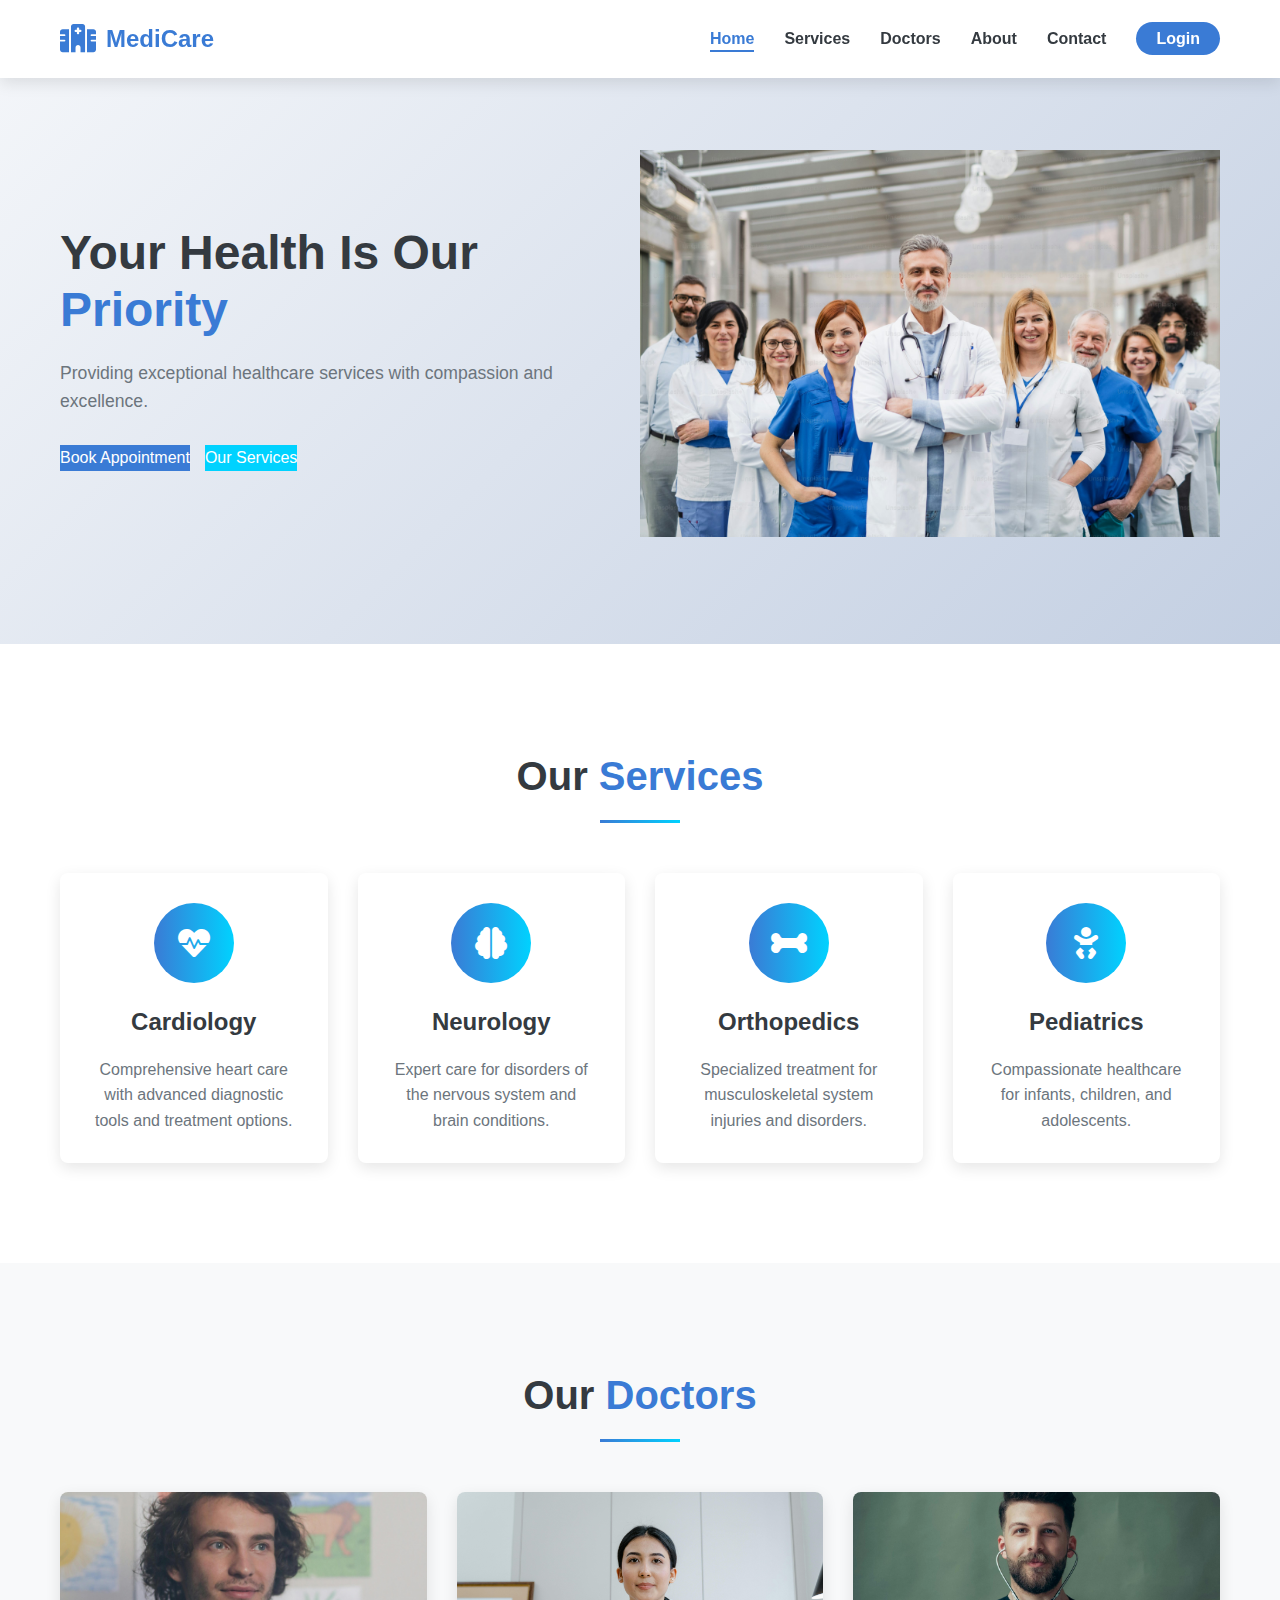
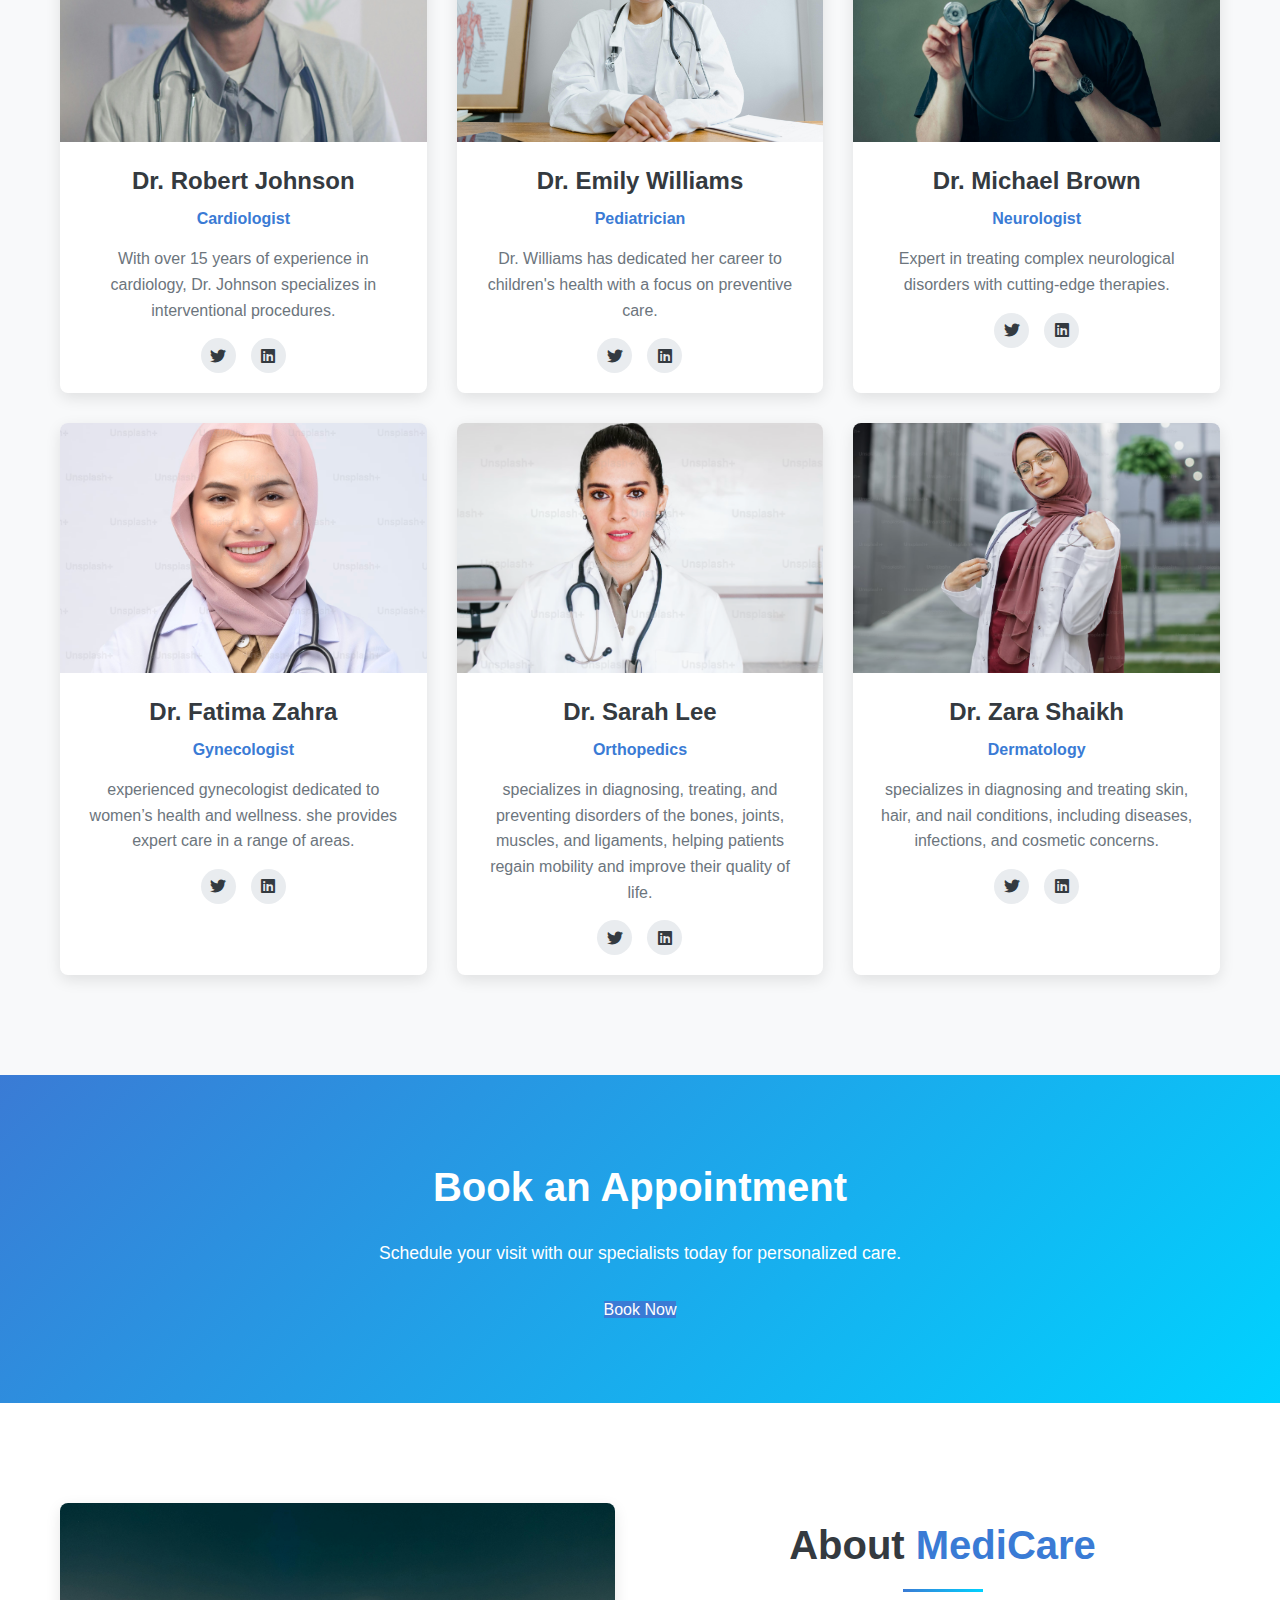
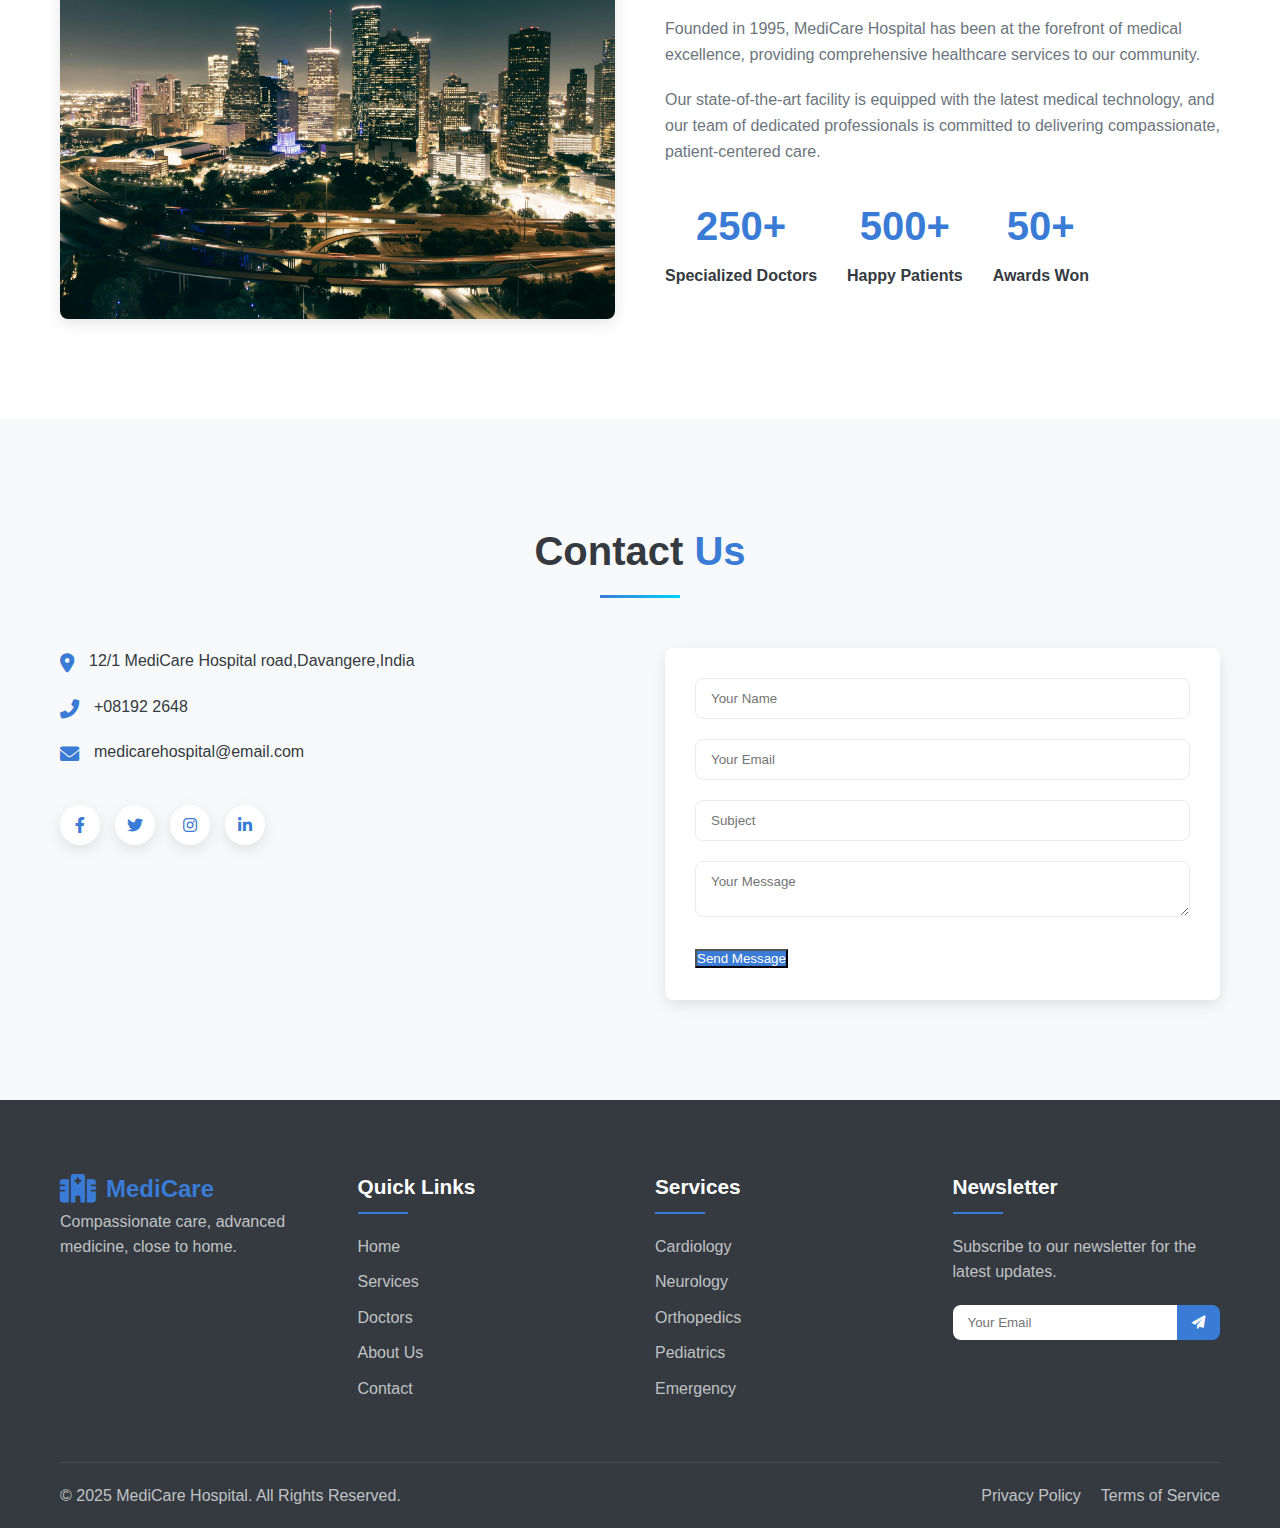
<file: frontend/assets/index.html>
<!DOCTYPE html>
<html lang="en">
<head>
    <meta charset="UTF-8">
    <meta name="viewport" content="width=device-width, initial-scale=1.0">
    <title>MediCare Hospital - Home</title>
    <link rel="stylesheet" href="https://cdnjs.cloudflare.com/ajax/libs/font-awesome/6.0.0-beta3/css/all.min.css">
    <link rel="stylesheet" href="css/style.css">
    <link rel="stylesheet" href="css/animations.css">
</head>
<body>
    <div class="preloader">
        <div class="loader"></div>
    </div>

    <header class="header">
        <div class="container">
            <div class="logo">
                <i class="fas fa-hospital-alt"></i>
                <span>MediCare</span>
            </div>
            <nav class="navbar">
                <ul>
                    <li><a href="index.html" class="active">Home</a></li>
                    <li><a href="#services">Services</a></li>
                    <li><a href="#doctors">Doctors</a></li>
                    <li><a href="#about">About</a></li>
                    <li><a href="#contact">Contact</a></li>
                
                    <li><a href="login.html" class="btn-login">Login</a></li>
                </ul>
            </nav>
            <div class="menu-toggle">
                <i class="fas fa-bars"></i>
            </div>
        </div>
    </header>

    <section class="hero">
        <div class="container">
            <div class="hero-content slide-in-left">
                <h1>Your Health Is Our <span>Priority</span></h1>
                <p>Providing exceptional healthcare services with compassion and excellence.</p>
                <div class="hero-buttons">
                    <a href="login.html" class="btn-primary">Book Appointment</a>
                    <a href="#services" class="btn-secondary">Our Services</a>
                </div>
            </div>
            <div class="hero-image slide-in-right">
                <img src="images/hero-doctor.png" alt="Doctor">
            </div>
        </div>
    </section>

    <section id="services" class="services">
        <div class="container">
            <h2 class="section-title">Our <span>Services</span></h2>
            <div class="services-grid">
                <div class="service-card fade-in">
                    <div class="service-icon">
                        <i class="fas fa-heartbeat"></i>
                    </div>
                    <h3>Cardiology</h3>
                    <p>Comprehensive heart care with advanced diagnostic tools and treatment options.</p>
                </div>
                <div class="service-card fade-in" style="animation-delay: 0.2s;">
                    <div class="service-icon">
                        <i class="fas fa-brain"></i>
                    </div>
                    <h3>Neurology</h3>
                    <p>Expert care for disorders of the nervous system and brain conditions.</p>
                </div>
                <div class="service-card fade-in" style="animation-delay: 0.4s;">
                    <div class="service-icon">
                        <i class="fas fa-bone"></i>
                    </div>
                    <h3>Orthopedics</h3>
                    <p>Specialized treatment for musculoskeletal system injuries and disorders.</p>
                </div>
                <div class="service-card fade-in" style="animation-delay: 0.6s;">
                    <div class="service-icon">
                        <i class="fas fa-baby"></i>
                    </div>
                    <h3>Pediatrics</h3>
                    <p>Compassionate healthcare for infants, children, and adolescents.</p>
                </div>
            </div>
        </div>
    </section>

    <section id="doctors" class="doctors">
        <div class="container">
            <h2 class="section-title">Our <span>Doctors</span></h2>
            <div class="doctors-slider">
                <div class="doctor-card">
                    <div class="doctor-image">
                        <img src="images/doctor1.jpg" alt="Dr. Robert Johnson">
                    </div>
                    <div class="doctor-info">
                        <h3>Dr. Robert Johnson</h3>
                        <p class="specialization">Cardiologist</p>
                        <p class="bio">With over 15 years of experience in cardiology, Dr. Johnson specializes in interventional procedures.</p>
                        <div class="social-links">
                            <a href="#"><i class="fab fa-twitter"></i></a>
                            <a href="#"><i class="fab fa-linkedin"></i></a>
                        </div>
                    </div>
                </div>
                <div class="doctor-card">
                    <div class="doctor-image">
                        <img src="images/doctor2.jpg" alt="Dr. Emily Williams">
                    </div>
                    <div class="doctor-info">
                        <h3>Dr. Emily Williams</h3>
                        <p class="specialization">Pediatrician</p>
                        <p class="bio">Dr. Williams has dedicated her career to children's health with a focus on preventive care.</p>
                        <div class="social-links">
                            <a href="#"><i class="fab fa-twitter"></i></a>
                            <a href="#"><i class="fab fa-linkedin"></i></a>
                        </div>
                    </div>
                </div>
                <div class="doctor-card">
                    <div class="doctor-image">
                        <img src="images/doctor3.jpg" alt="Dr. Michael Brown">
                    </div>
                    <div class="doctor-info">
                        <h3>Dr. Michael Brown</h3>
                        <p class="specialization">Neurologist</p>
                        <p class="bio">Expert in treating complex neurological disorders with cutting-edge therapies.</p>
                        <div class="social-links">
                            <a href="#"><i class="fab fa-twitter"></i></a>
                            <a href="#"><i class="fab fa-linkedin"></i></a>
                        </div>
                    </div>
                </div>
                <div class="doctor-card">
                    <div class="doctor-image">
                        <img src="images/doctor4.jpg" alt="Dr. Fatima Zahra">
                    </div>
                    <div class="doctor-info">
                        <h3>Dr. Fatima Zahra</h3>
                        <p class="specialization">Gynecologist</p>
                        <p class="bio">experienced gynecologist dedicated to women’s health and wellness. she provides expert care in a range of areas.</p>
                        <div class="social-links">
                            <a href="#"><i class="fab fa-twitter"></i></a>
                            <a href="#"><i class="fab fa-linkedin"></i></a>
                        </div>
                    </div>
                </div>
                 <div class="doctor-card">
                    <div class="doctor-image">
                        <img src="images/doctor5.jpg" alt="Dr. Sarah Lee">
                    </div>
                    <div class="doctor-info">
                        <h3>Dr. Sarah Lee</h3>
                        <p class="specialization">Orthopedics</p>
                        <p class="bio">specializes in diagnosing, treating, and preventing disorders of the bones, joints, muscles, and ligaments, helping patients regain mobility and improve their quality of life.</p>
                        <div class="social-links">
                            <a href="#"><i class="fab fa-twitter"></i></a>
                            <a href="#"><i class="fab fa-linkedin"></i></a>
                        </div>
                    </div>
                </div>
                 <div class="doctor-card">
                    <div class="doctor-image">
                        <img src="images/doctor6.jpg" alt="Dr. Zara Shaikh">
                    </div>
                    <div class="doctor-info">
                        <h3>Dr. Zara Shaikh</h3>
                        <p class="specialization">Dermatology</p>
                        <p class="bio">specializes in diagnosing and treating skin, hair, and nail conditions, including diseases, infections, and cosmetic concerns.</p>
                        <div class="social-links">
                            <a href="#"><i class="fab fa-twitter"></i></a>
                            <a href="#"><i class="fab fa-linkedin"></i></a>
                        </div>
                    </div>
                </div>
                
            </div>
        </div>
    </section>

    <section id="appointment" class="appointment">
        <div class="container">
            <div class="appointment-content">
                <h2>Book an <span>Appointment</span></h2>
                <p>Schedule your visit with our specialists today for personalized care.</p>
                <a href="login.html" class="btn-primary">Book Now</a>
            </div>
        </div>
    </section>

    <section id="about" class="about">
        <div class="container">
            <div class="about-image">
                <img src="images/hospital-building.jpg" alt="Hospital Building">
            </div>
            <div class="about-content">
                <h2 class="section-title">About <span>MediCare</span></h2>
                <p>Founded in 1995, MediCare Hospital has been at the forefront of medical excellence, providing comprehensive healthcare services to our community.</p>
                <p>Our state-of-the-art facility is equipped with the latest medical technology, and our team of dedicated professionals is committed to delivering compassionate, patient-centered care.</p>
                <div class="stats">
                    <div class="stat-item">
                        <h3>250+</h3>
                        <p>Specialized Doctors</p>
                    </div>
                    <div class="stat-item">
                        <h3>500+</h3>
                        <p>Happy Patients</p>
                    </div>
                    <div class="stat-item">
                        <h3>50+</h3>
                        <p>Awards Won</p>
                    </div>
                </div>
            </div>
        </div>
    </section>

    <section id="contact" class="contact">
        <div class="container">
            <h2 class="section-title">Contact <span>Us</span></h2>
            <div class="contact-grid">
                <div class="contact-info">
                    <div class="info-item">
                        <i class="fas fa-map-marker-alt"></i>
                        <p>12/1 MediCare Hospital road,Davangere,India </p>
                    </div>
                    <div class="info-item">
                        <i class="fas fa-phone-alt"></i>
                        <p>+08192 2648</p>
                    </div>
                    <div class="info-item">
                        <i class="fas fa-envelope"></i>
                        <p>medicarehospital@email.com</p>
                    </div>
                    <div class="social-media">
                        <a href="#"><i class="fab fa-facebook-f"></i></a>
                        <a href="#"><i class="fab fa-twitter"></i></a>
                        <a href="#"><i class="fab fa-instagram"></i></a>
                        <a href="#"><i class="fab fa-linkedin-in"></i></a>
                    </div>
                </div>
                <div class="contact-form">
                    <form id="contactForm">
                        <div class="form-group">
                            <input type="text" id="name" placeholder="Your Name" required>
                        </div>
                        <div class="form-group">
                            <input type="email" id="email" placeholder="Your Email" required>
                        </div>
                        <div class="form-group">
                            <input type="text" id="subject" placeholder="Subject" required>
                        </div>
                        <div class="form-group">
                            <textarea id="message" placeholder="Your Message" required></textarea>
                        </div>
                        <button type="submit" class="btn-primary">Send Message</button>
                    </form>
                </div>
            </div>
        </div>
    </section>

    
    <footer class="footer">
        <div class="container">
            <div class="footer-grid">
                <div class="footer-col">
                    <div class="logo">
                        <i class="fas fa-hospital-alt"></i>
                        <span>MediCare</span>
                    </div>
                    <p>Compassionate care, advanced medicine, close to home.</p>
                </div>
                <div class="footer-col">
                    <h3>Quick Links</h3>
                    <ul>
                        <li><a href="index.html">Home</a></li>
                        <li><a href="#services">Services</a></li>
                        <li><a href="#doctors">Doctors</a></li>
                        <li><a href="#about">About Us</a></li>
                        <li><a href="#contact">Contact</a></li>
                    </ul>
                </div>
                <div class="footer-col">
                    <h3>Services</h3>
                    <ul>
                        <li><a href="#">Cardiology</a></li>
                        <li><a href="#">Neurology</a></li>
                        <li><a href="#">Orthopedics</a></li>
                        <li><a href="#">Pediatrics</a></li>
                        <li><a href="#">Emergency</a></li>
                    </ul>
                </div>
                <div class="footer-col">
                    <h3>Newsletter</h3>
                    <p>Subscribe to our newsletter for the latest updates.</p>
                    <form class="newsletter-form">
                        <input type="email" placeholder="Your Email">
                        <button type="submit"><i class="fas fa-paper-plane"></i></button>
                    </form>
                </div>
            </div>
            <div class="footer-bottom">
                <p>&copy; 2025 MediCare Hospital. All Rights Reserved.</p>
                <div class="footer-links">
                    <a href="#">Privacy Policy</a>
                    <a href="#">Terms of Service</a>
                </div>
            </div>
        </div>
    </footer>

    <script src="js/main.js"></script>

    

</body>
</html>
</file>
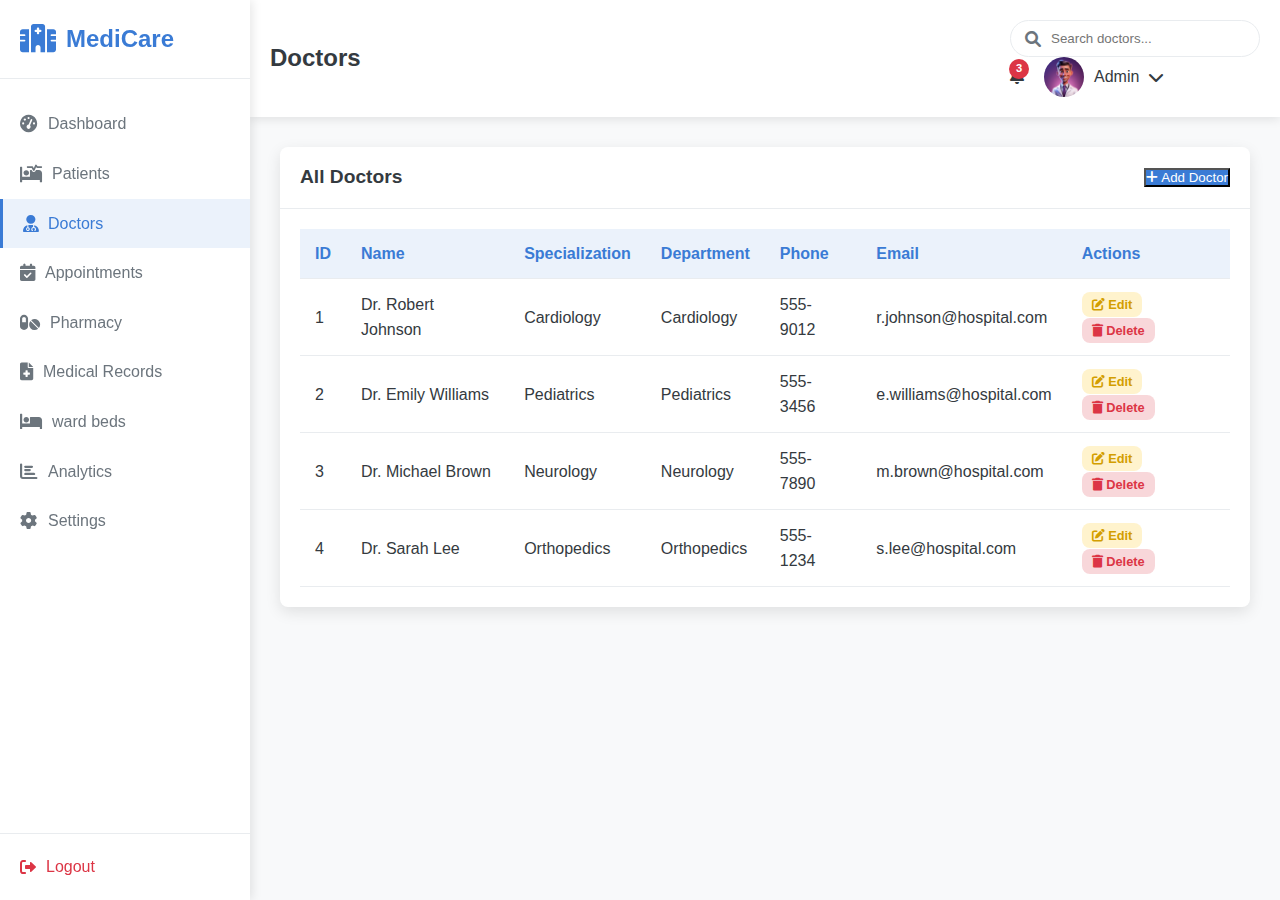
<file: frontend/assets/doctors.html>
<!DOCTYPE html>
<html lang="en">
<head>
    <meta charset="UTF-8">
    <meta name="viewport" content="width=device-width, initial-scale=1.0">
    <title>MediCare Hospital - Doctors</title>
    <link rel="stylesheet" href="https://cdnjs.cloudflare.com/ajax/libs/font-awesome/6.0.0-beta3/css/all.min.css">
    <link rel="stylesheet" href="css/style.css">
    <link rel="stylesheet" href="css/animations.css">
</head>
<body class="dashboard">
    <div class="preloader">
        <div class="loader"></div>
    </div>

    <div class="dashboard-container">
        <aside class="sidebar">
            <div class="sidebar-header">
                <div class="logo">
                    <i class="fas fa-hospital-alt"></i>
                    <span>MediCare</span>
                </div>
            </div>
            <nav class="sidebar-nav">
                <ul>
                    <li>
                        <a href="dashboard.html">
                            <i class="fas fa-tachometer-alt"></i>
                            <span>Dashboard</span>
                        </a>
                    </li>
                    <li>
                        <a href="patients.html">
                            <i class="fas fa-procedures"></i>
                            <span>Patients</span>
                        </a>
                    </li>
                    <li class="active">
                        <a href="doctors.html">
                            <i class="fas fa-user-md"></i>
                            <span>Doctors</span>
                        </a>
                    </li>
                    <li>
                        <a href="appointments.html">
                            <i class="fas fa-calendar-check"></i>
                            <span>Appointments</span>
                        </a>
                    </li>
                    <li>
                        <a href="pharmacy.html">
                            <i class="fas fa-pills"></i>
                            <span>Pharmacy</span>
                        </a>
                    </li>
                    <li>
                        <a href="medical-records.html">
                            <i class="fas fa-file-medical"></i>
                            <span>Medical Records</span>
                        </a>
                    </li>
                    <li>
                        <a href="wa.html">
                            <i class="fas fa-bed"></i>
                            <span>ward beds</span>
                        </a>
                    </li>
                    <li>
                        <a href="charts.html">
                            <i class="fas fa-chart-bar"></i>
                            <span>Analytics</span>
                        </a>
                    </li>
                    <li>
                        <a href="settings.html">
                            <i class="fas fa-cog"></i>
                            <span>Settings</span>
                        </a>
                    </li>
                </ul>
            </nav>
            <div class="sidebar-footer">
                <a href="#" id="logout">
                    <i class="fas fa-sign-out-alt"></i>
                    <span>Logout</span>
                </a>
            </div>
        </aside>

        <main class="main-content">
            <header class="main-header">
                <div class="header-left">
                    <div class="menu-toggle">
                        <i class="fas fa-bars"></i>
                    </div>
                    <h2>Doctors</h2>
                </div>
                <div class="header-right">
                    <div class="search-box">
                        <i class="fas fa-search"></i>
                        <input type="text" placeholder="Search doctors...">
                    </div>
                    <div class="user-profile">
                        <div class="notification">
                            <i class="fas fa-bell"></i>
                            <span class="badge">3</span>
                        </div>
                        <div class="profile-dropdown">
                            <img src="images/user-avatar.jpg" alt="User Avatar">
                            <span>Admin</span>
                            <i class="fas fa-chevron-down"></i>
                            <div class="dropdown-menu">
                                <a href="#"><i class="fas fa-user"></i> Profile</a>
                                <a href="#"><i class="fas fa-cog"></i> Settings</a>
                                <a href="#" id="logout"><i class="fas fa-sign-out-alt"></i> Logout</a>
                            </div>
                        </div>
                    </div>
                </div>
            </header>

            <div class="content">
                <div class="card">
                    <div class="card-header">
                        <h3>All Doctors</h3>
                        <button class="btn-primary" id="addDoctorBtn">
                            <i class="fas fa-plus"></i> Add Doctor
                        </button>
                    </div>
                    <div class="card-body">
                        <div class="table-responsive">
                            <table id="doctorsTable">
                                <thead>
                                    <tr>
                                        <th>ID</th>
                                        <th>Name</th>
                                        <th>Specialization</th>
                                        <th>Department</th>
                                        <th>Phone</th>
                                        <th>Email</th>
                                        <th>Actions</th>
                                    </tr>
                                </thead>
                                <tbody>
                                    <!-- Data will be loaded via JavaScript -->
                                </tbody>
                            </table>
                        </div>
                    </div>
                </div>
            </div>
        </main>
    </div>

    <!-- Add/Edit Doctor Modal -->
    <div class="modal" id="doctorModal">
        <div class="modal-content">
            <div class="modal-header">
                <h3 id="modalTitle">Add New Doctor</h3>
                <span class="modal-close">&times;</span>
            </div>
            <div class="modal-body">
                <form id="doctorForm">
                    <input type="hidden" id="doctorId">
                    <div class="form-group">
                        <label for="firstName">First Name</label>
                        <input type="text" id="firstName" required>
                    </div>
                    <div class="form-group">
                        <label for="lastName">Last Name</label>
                        <input type="text" id="lastName" required>
                    </div>
                    <div class="form-group">
                        <label for="specialization">Specialization</label>
                        <input type="text" id="specialization" required>
                    </div>
                    <div class="form-group">
                        <label for="department">Department</label>
                        <select id="department" required>
                            <option value="">Select Department</option>
                            <option value="Cardiology">Cardiology</option>
                            <option value="Neurology">Neurology</option>
                            <option value="Pediatrics">Pediatrics</option>
                            <option value="Orthopedics">Orthopedics</option>
                            <option value="General">General</option>
                        </select>
                    </div>
                    <div class="form-group">
                        <label for="phone">Phone</label>
                        <input type="tel" id="phone" required>
                    </div>
                    <div class="form-group">
                        <label for="email">Email</label>
                        <input type="email" id="email" required>
                    </div>
                </form>
            </div>
            <div class="modal-footer">
                <button class="btn-secondary modal-close">Cancel</button>
                <button class="btn-primary" id="saveDoctor">Save</button>
            </div>
        </div>
    </div>

    <!-- Confirmation Modal -->
    <div class="modal" id="confirmModal">
        <div class="modal-content">
            <div class="modal-header">
                <h3>Confirm Action</h3>
                <span class="modal-close">&times;</span>
            </div>
            <div class="modal-body">
                <p>Are you sure you want to delete this doctor?</p>
            </div>
            <div class="modal-footer">
                <button class="btn-secondary modal-close">Cancel</button>
                <button class="btn-danger" id="confirmDelete">Delete</button>
            </div>
        </div>
    </div>

    <script src="js/main.js"></script>
    <script src="js/api.js"></script>
    <script>
        document.addEventListener('DOMContentLoaded', function() {
            // Load doctors data
            loadDoctors();
            
            // Modal functionality
            const modal = document.getElementById('doctorModal');
            const confirmModal = document.getElementById('confirmModal');
            const addBtn = document.getElementById('addDoctorBtn');
            const saveBtn = document.getElementById('saveDoctor');
            const modalTitle = document.getElementById('modalTitle');
            const doctorForm = document.getElementById('doctorForm');
            
            // Open modal for adding new doctor
            addBtn.addEventListener('click', function() {
                doctorForm.reset();
                document.getElementById('doctorId').value = '';
                modalTitle.textContent = 'Add New Doctor';
                modal.classList.add('active');
            });
            
            // Close modal when clicking X or cancel
            document.querySelectorAll('.modal-close').forEach(btn => {
                btn.addEventListener('click', function() {
                    modal.classList.remove('active');
                    confirmModal.classList.remove('active');
                });
            });
            
            // Close modal when clicking outside
            window.addEventListener('click', function(e) {
                if (e.target === modal) {
                    modal.classList.remove('active');
                }
                if (e.target === confirmModal) {
                    confirmModal.classList.remove('active');
                }
            });
            
            // Save doctor
            saveBtn.addEventListener('click', function() {
                // In a real app, you would make an API call here
                alert('Doctor saved successfully!');
                modal.classList.remove('active');
                loadDoctors(); // Refresh the table
            });
            
            // Delete confirmation
            let doctorToDelete = null;
            
            document.addEventListener('click', function(e) {
                if (e.target.classList.contains('delete-doctor')) {
                    e.preventDefault();
                    doctorToDelete = e.target.dataset.id;
                    confirmModal.classList.add('active');
                }
            });
            
            document.getElementById('confirmDelete').addEventListener('click', function() {
                // In a real app, you would make an API call here
                alert('Doctor deleted successfully!');
                confirmModal.classList.remove('active');
                loadDoctors(); // Refresh the table
            });
        });
        
        function loadDoctors() {
            // Simulate loading doctors from API
            const doctors = [
                { id: 1, firstName: 'Robert', lastName: 'Johnson', specialization: 'Cardiology', department: 'Cardiology', phone: '555-9012', email: 'r.johnson@hospital.com' },
                { id: 2, firstName: 'Emily', lastName: 'Williams', specialization: 'Pediatrics', department: 'Pediatrics', phone: '555-3456', email: 'e.williams@hospital.com' },
                { id: 3, firstName: 'Michael', lastName: 'Brown', specialization: 'Neurology', department: 'Neurology', phone: '555-7890', email: 'm.brown@hospital.com' },
                { id: 4, firstName: 'Sarah', lastName: 'Lee', specialization: 'Orthopedics', department: 'Orthopedics', phone: '555-1234', email: 's.lee@hospital.com' }
            ];
            
            const tableBody = document.querySelector('#doctorsTable tbody');
            tableBody.innerHTML = '';
            
            doctors.forEach(doctor => {
                const row = document.createElement('tr');
                row.innerHTML = `
                    <td>${doctor.id}</td>
                    <td>Dr. ${doctor.firstName} ${doctor.lastName}</td>
                    <td>${doctor.specialization}</td>
                    <td>${doctor.department}</td>
                    <td>${doctor.phone}</td>
                    <td>${doctor.email}</td>
                    <td>
                        <button class="action-btn edit edit-doctor" data-id="${doctor.id}">
                            <i class="fas fa-edit"></i> Edit
                        </button>
                        <button class="action-btn delete delete-doctor" data-id="${doctor.id}">
                            <i class="fas fa-trash"></i> Delete
                        </button>
                    </td>
                `;
                tableBody.appendChild(row);
            });
            
            // Add event listeners to edit buttons
            document.querySelectorAll('.edit-doctor').forEach(btn => {
                btn.addEventListener('click', function() {
                    const doctorId = this.dataset.id;
                    // In a real app, you would fetch the doctor data from the API
                    const doctor = doctors.find(d => d.id == doctorId);
                    
                    if (doctor) {
                        document.getElementById('doctorId').value = doctor.id;
                        document.getElementById('firstName').value = doctor.firstName;
                        document.getElementById('lastName').value = doctor.lastName;
                        document.getElementById('specialization').value = doctor.specialization;
                        document.getElementById('department').value = doctor.department;
                        document.getElementById('phone').value = doctor.phone;
                        document.getElementById('email').value = doctor.email;
                        
                        document.getElementById('modalTitle').textContent = 'Edit Doctor';
                        document.getElementById('doctorModal').classList.add('active');
                    }
                });
            });
            
        }
    </script>
</body>
</html>
</file>
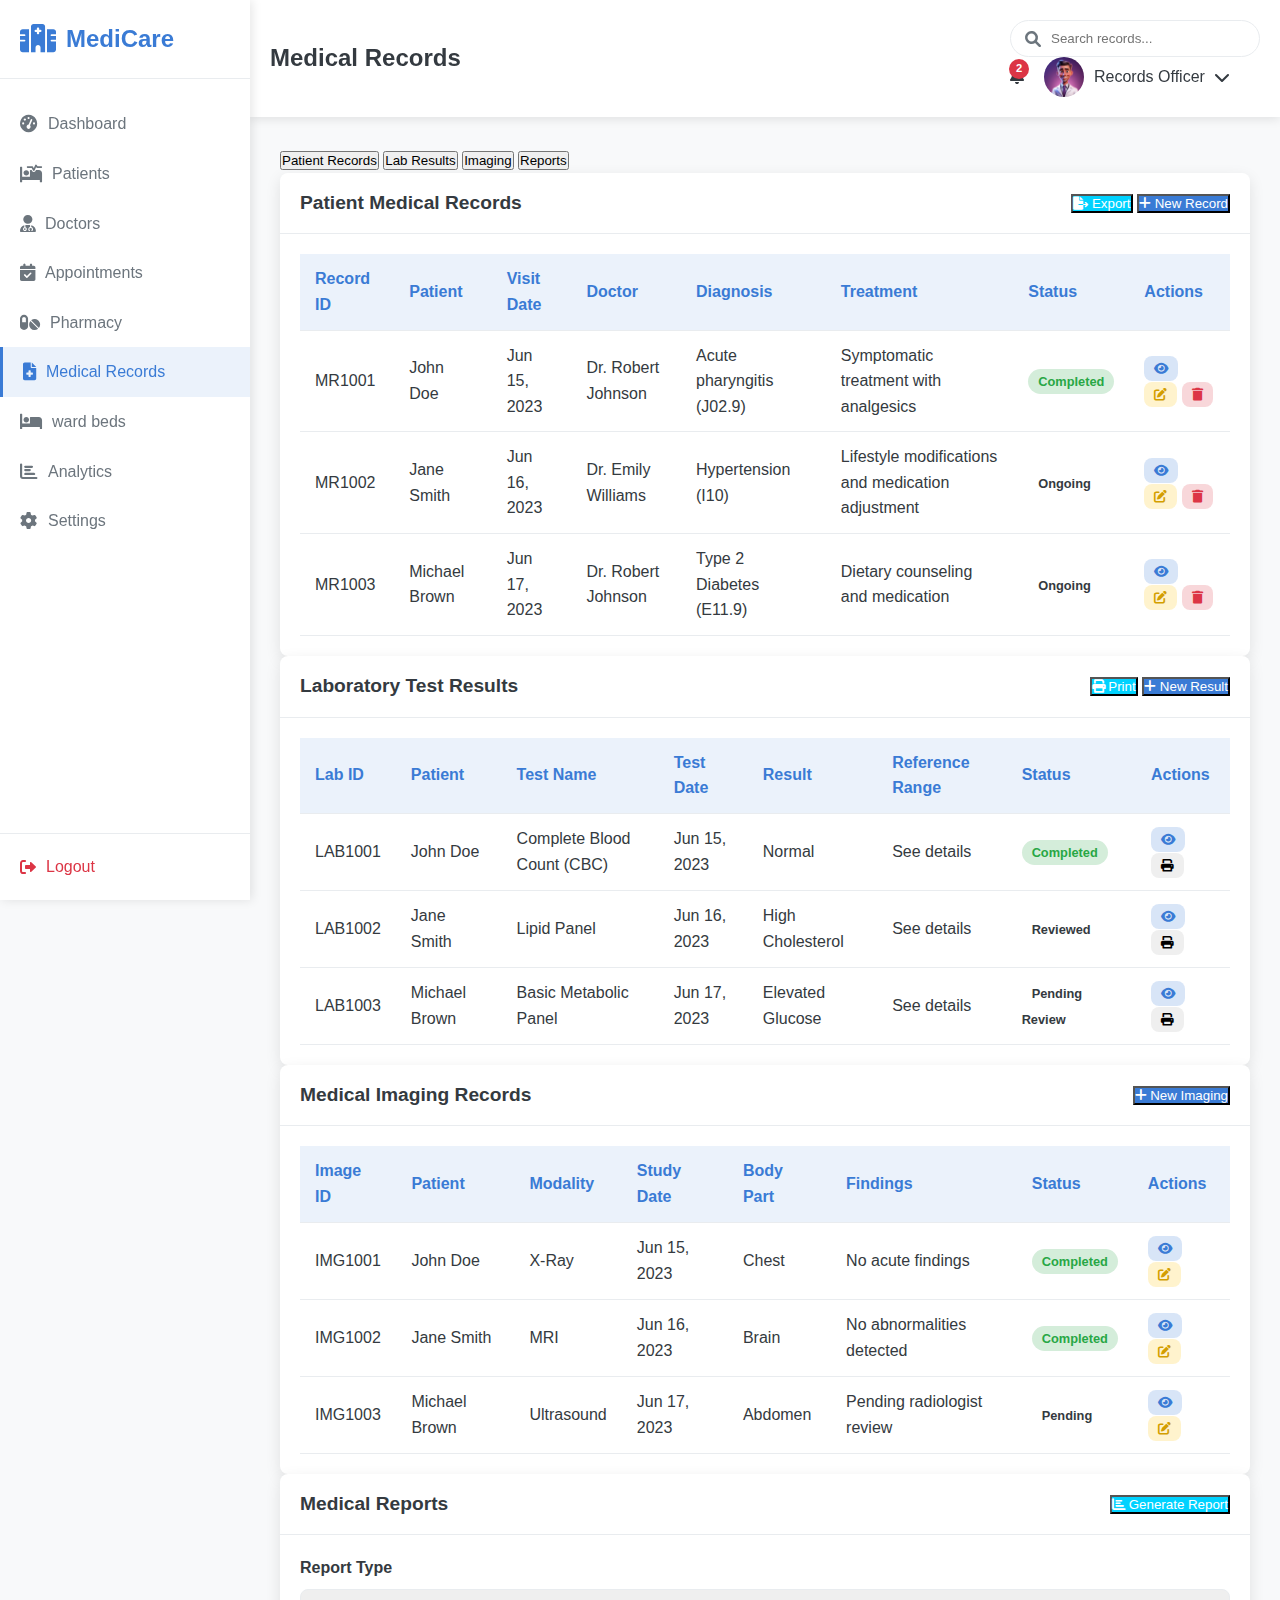
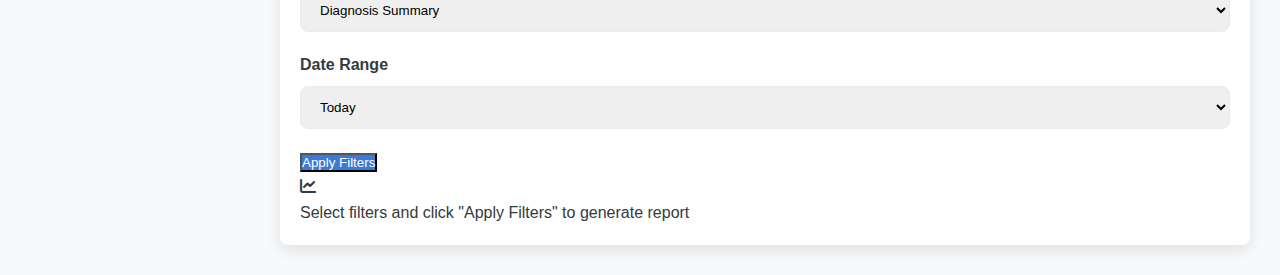
<file: frontend/assets/medical-records.html>
<!DOCTYPE html>
<html lang="en">
<head>
    <meta charset="UTF-8">
    <meta name="viewport" content="width=device-width, initial-scale=1.0">
    <title>MediCare Hospital - Medical Records</title>
    <link rel="stylesheet" href="https://cdnjs.cloudflare.com/ajax/libs/font-awesome/6.0.0-beta3/css/all.min.css">
    <link rel="stylesheet" href="css/style.css">
    <link rel="stylesheet" href="css/animations.css">
</head>
<body class="dashboard">
    <div class="preloader">
        <div class="loader"></div>
    </div>

    <div class="dashboard-container">
        <aside class="sidebar">
            <div class="sidebar-header">
                <div class="logo">
                    <i class="fas fa-hospital-alt"></i>
                    <span>MediCare</span>
                </div>
            </div>
            <nav class="sidebar-nav">
                <ul>
                    <li>
                        <a href="dashboard.html">
                            <i class="fas fa-tachometer-alt"></i>
                            <span>Dashboard</span>
                        </a>
                    </li>
                    <li>
                        <a href="patients.html">
                            <i class="fas fa-procedures"></i>
                            <span>Patients</span>
                        </a>
                    </li>
                    <li>
                        <a href="doctors.html">
                            <i class="fas fa-user-md"></i>
                            <span>Doctors</span>
                        </a>
                    </li>
                    <li>
                        <a href="appointments.html">
                            <i class="fas fa-calendar-check"></i>
                            <span>Appointments</span>
                        </a>
                    </li>
                    <li>
                        <a href="pharmacy.html">
                            <i class="fas fa-pills"></i>
                            <span>Pharmacy</span>
                        </a>
                    </li>
                    <li class="active">
                        <a href="medical-records.html">
                            <i class="fas fa-file-medical"></i>
                            <span>Medical Records</span>
                        </a>
                    </li>
                    <li>
                        <a href="wa.html">
                            <i class="fas fa-bed"></i>
                            <span>ward beds</span>
                        </a>
                    </li>
                    <li>
                        <a href="charts.html">
                            <i class="fas fa-chart-bar"></i>
                            <span>Analytics</span>
                        </a>
                    </li>
                    <li>
                        <a href="settings.html">
                            <i class="fas fa-cog"></i>
                            <span>Settings</span>
                        </a>
                    </li>
                </ul>
            </nav>
            <div class="sidebar-footer">
                <a href="#" id="logout">
                    <i class="fas fa-sign-out-alt"></i>
                    <span>Logout</span>
                </a>
            </div>
        </aside>

        <main class="main-content">
            <header class="main-header">
                <div class="header-left">
                    <div class="menu-toggle">
                        <i class="fas fa-bars"></i>
                    </div>
                    <h2>Medical Records</h2>
                </div>
                <div class="header-right">
                    <div class="search-box">
                        <i class="fas fa-search"></i>
                        <input type="text" placeholder="Search records..." id="recordsSearch">
                    </div>
                    <div class="user-profile">
                        <div class="notification">
                            <i class="fas fa-bell"></i>
                            <span class="badge">2</span>
                        </div>
                        <div class="profile-dropdown">
                            <img src="images/user-avatar.jpg" alt="User Avatar">
                            <span>Records Officer</span>
                            <i class="fas fa-chevron-down"></i>
                            <div class="dropdown-menu">
                                <a href="#"><i class="fas fa-user"></i> Profile</a>
                                <a href="#"><i class="fas fa-cog"></i> Settings</a>
                                <a href="#" id="logout"><i class="fas fa-sign-out-alt"></i> Logout</a>
                            </div>
                        </div>
                    </div>
                </div>
            </header>

            <div class="content">
                <div class="records-tabs">
                    <div class="tabs-header">
                        <button class="tab-btn active" data-tab="patient-records">Patient Records</button>
                        <button class="tab-btn" data-tab="lab-results">Lab Results</button>
                        <button class="tab-btn" data-tab="imaging">Imaging</button>
                        <button class="tab-btn" data-tab="reports">Reports</button>
                    </div>
                    
                    <!-- Patient Records Tab -->
                    <div class="tab-content active" id="patient-records-tab">
                        <div class="card">
                            <div class="card-header">
                                <h3>Patient Medical Records</h3>
                                <div class="header-actions">
                                    <button class="btn-secondary" id="exportRecords">
                                        <i class="fas fa-file-export"></i> Export
                                    </button>
                                    <button class="btn-primary" id="addRecord">
                                        <i class="fas fa-plus"></i> New Record
                                    </button>
                                </div>
                            </div>
                            <div class="card-body">
                                <div class="table-responsive">
                                    <table id="recordsTable">
                                        <thead>
                                            <tr>
                                                <th>Record ID</th>
                                                <th>Patient</th>
                                                <th>Visit Date</th>
                                                <th>Doctor</th>
                                                <th>Diagnosis</th>
                                                <th>Treatment</th>
                                                <th>Status</th>
                                                <th>Actions</th>
                                            </tr>
                                        </thead>
                                        <tbody>
                                            <!-- Data will be loaded via JavaScript -->
                                        </tbody>
                                    </table>
                                </div>
                            </div>
                        </div>
                    </div>
                    
                    <!-- Lab Results Tab -->
                    <div class="tab-content" id="lab-results-tab">
                        <div class="card">
                            <div class="card-header">
                                <h3>Laboratory Test Results</h3>
                                <div class="header-actions">
                                    <button class="btn-secondary" id="printLabResults">
                                        <i class="fas fa-print"></i> Print
                                    </button>
                                    <button class="btn-primary" id="newLabResult">
                                        <i class="fas fa-plus"></i> New Result
                                    </button>
                                </div>
                            </div>
                            <div class="card-body">
                                <div class="table-responsive">
                                    <table id="labResultsTable">
                                        <thead>
                                            <tr>
                                                <th>Lab ID</th>
                                                <th>Patient</th>
                                                <th>Test Name</th>
                                                <th>Test Date</th>
                                                <th>Result</th>
                                                <th>Reference Range</th>
                                                <th>Status</th>
                                                <th>Actions</th>
                                            </tr>
                                        </thead>
                                        <tbody>
                                            <!-- Data will be loaded via JavaScript -->
                                        </tbody>
                                    </table>
                                </div>
                            </div>
                        </div>
                    </div>
                    
                    <!-- Imaging Tab -->
                    <div class="tab-content" id="imaging-tab">
                        <div class="card">
                            <div class="card-header">
                                <h3>Medical Imaging Records</h3>
                                <div class="header-actions">
                                    <button class="btn-primary" id="newImaging">
                                        <i class="fas fa-plus"></i> New Imaging
                                    </button>
                                </div>
                            </div>
                            <div class="card-body">
                                <div class="table-responsive">
                                    <table id="imagingTable">
                                        <thead>
                                            <tr>
                                                <th>Image ID</th>
                                                <th>Patient</th>
                                                <th>Modality</th>
                                                <th>Study Date</th>
                                                <th>Body Part</th>
                                                <th>Findings</th>
                                                <th>Status</th>
                                                <th>Actions</th>
                                            </tr>
                                        </thead>
                                        <tbody>
                                            <!-- Data will be loaded via JavaScript -->
                                        </tbody>
                                    </table>
                                </div>
                            </div>
                        </div>
                    </div>
                    
                    <!-- Reports Tab -->
                    <div class="tab-content" id="reports-tab">
                        <div class="card">
                            <div class="card-header">
                                <h3>Medical Reports</h3>
                                <div class="header-actions">
                                    <button class="btn-secondary" id="generateReport">
                                        <i class="fas fa-chart-bar"></i> Generate Report
                                    </button>
                                </div>
                            </div>
                            <div class="card-body">
                                <div class="report-filters">
                                    <div class="form-row">
                                        <div class="form-group">
                                            <label for="reportType">Report Type</label>
                                            <select id="reportType">
                                                <option value="diagnosis">Diagnosis Summary</option>
                                                <option value="admissions">Admissions Report</option>
                                                <option value="procedures">Procedures Report</option>
                                                <option value="custom">Custom Report</option>
                                            </select>
                                        </div>
                                        <div class="form-group">
                                            <label for="dateRange">Date Range</label>
                                            <select id="dateRange">
                                                <option value="today">Today</option>
                                                <option value="week">This Week</option>
                                                <option value="month">This Month</option>
                                                <option value="quarter">This Quarter</option>
                                                <option value="year">This Year</option>
                                                <option value="custom">Custom Range</option>
                                            </select>
                                        </div>
                                        <div class="form-group date-range-custom" style="display: none;">
                                            <label for="startDate">Start Date</label>
                                            <input type="date" id="startDate">
                                        </div>
                                        <div class="form-group date-range-custom" style="display: none;">
                                            <label for="endDate">End Date</label>
                                            <input type="date" id="endDate">
                                        </div>
                                    </div>
                                    <button class="btn-primary" id="applyFilters">Apply Filters</button>
                                </div>
                                <div class="report-results">
                                    <div id="reportVisualization">
                                        <!-- Charts/graphs will be rendered here -->
                                        <div class="no-report">
                                            <i class="fas fa-chart-line"></i>
                                            <p>Select filters and click "Apply Filters" to generate report</p>
                                        </div>
                                    </div>
                                    <div class="report-data">
                                        <!-- Tabular data will be shown here when report is generated -->
                                    </div>
                                </div>
                            </div>
                        </div>
                    </div>
                </div>
            </div>
        </main>
    </div>

    <!-- Add/Edit Medical Record Modal -->
    <div class="modal" id="recordModal">
        <div class="modal-content wide-modal">
            <div class="modal-header">
                <h3 id="recordModalTitle">New Medical Record</h3>
                <span class="modal-close">&times;</span>
            </div>
            <div class="modal-body">
                <form id="recordForm">
                    <input type="hidden" id="recordId">
                    <div class="form-row">
                        <div class="form-group">
                            <label for="recordPatient">Patient*</label>
                            <select id="recordPatient" required>
                                <option value="">Select Patient</option>
                                <option value="1">John Doe (MRN: 10001)</option>
                                <option value="2">Jane Smith (MRN: 10002)</option>
                                <option value="3">Michael Brown (MRN: 10003)</option>
                            </select>
                        </div>
                        <div class="form-group">
                            <label for="recordDoctor">Doctor*</label>
                            <select id="recordDoctor" required>
                                <option value="">Select Doctor</option>
                                <option value="1">Dr. Robert Johnson</option>
                                <option value="2">Dr. Emily Williams</option>
                            </select>
                        </div>
                    </div>
                    <div class="form-row">
                        <div class="form-group">
                            <label for="recordDate">Visit Date*</label>
                            <input type="date" id="recordDate" required>
                        </div>
                        <div class="form-group">
                            <label for="recordType">Visit Type*</label>
                            <select id="recordType" required>
                                <option value="">Select Type</option>
                                <option value="consultation">Consultation</option>
                                <option value="followup">Follow-up</option>
                                <option value="emergency">Emergency</option>
                                <option value="routine">Routine Checkup</option>
                            </select>
                        </div>
                    </div>
                    <div class="form-group">
                        <label for="recordDiagnosis">Diagnosis*</label>
                        <textarea id="recordDiagnosis" rows="2" required></textarea>
                    </div>
                    <div class="form-group">
                        <label for="recordTreatment">Treatment Plan*</label>
                        <textarea id="recordTreatment" rows="3" required></textarea>
                    </div>
                    <div class="form-group">
                        <label for="recordPrescriptions">Prescriptions</label>
                        <div class="prescription-items">
                            <table id="recordPrescriptionsTable">
                                <thead>
                                    <tr>
                                        <th>Medicine</th>
                                        <th>Dosage</th>
                                        <th>Duration</th>
                                        <th>Notes</th>
                                        <th>Action</th>
                                    </tr>
                                </thead>
                                <tbody>
                                    <!-- Prescription items will be added here -->
                                </tbody>
                            </table>
                            <button type="button" class="btn-secondary" id="addPrescriptionToRecord">
                                <i class="fas fa-plus"></i> Add Prescription
                            </button>
                        </div>
                    </div>
                    <div class="form-group">
                        <label for="recordNotes">Additional Notes</label>
                        <textarea id="recordNotes" rows="2"></textarea>
                    </div>
                </form>
            </div>
            <div class="modal-footer">
                <button class="btn-secondary modal-close">Cancel</button>
                <button class="btn-primary" id="saveRecord">Save Record</button>
            </div>
        </div>
    </div>

    <!-- Add Prescription to Record Modal -->
    <div class="modal" id="recordPrescriptionModal">
        <div class="modal-content">
            <div class="modal-header">
                <h3>Add Prescription to Record</h3>
                <span class="modal-close">&times;</span>
            </div>
            <div class="modal-body">
                <div class="form-group">
                    <label for="rpMedicine">Medicine*</label>
                    <select id="rpMedicine" required>
                        <option value="">Select Medicine</option>
                        <option value="1">Paracetamol (500mg Tablet)</option>
                        <option value="2">Ibuprofen (200mg Tablet)</option>
                        <option value="3">Amoxicillin (250mg Capsule)</option>
                    </select>
                </div>
                <div class="form-row">
                    <div class="form-group">
                        <label for="rpDosage">Dosage*</label>
                        <input type="text" id="rpDosage" placeholder="e.g., 1 tablet twice daily" required>
                    </div>
                    <div class="form-group">
                        <label for="rpDuration">Duration*</label>
                        <input type="text" id="rpDuration" placeholder="e.g., 7 days" required>
                    </div>
                </div>
                <div class="form-group">
                    <label for="rpNotes">Notes</label>
                    <textarea id="rpNotes" rows="2"></textarea>
                </div>
            </div>
            <div class="modal-footer">
                <button class="btn-secondary modal-close">Cancel</button>
                <button class="btn-primary" id="addPrescriptionToRecordSave">Add to Record</button>
            </div>
        </div>
    </div>

    <!-- Lab Result Modal -->
    <div class="modal" id="labResultModal">
        <div class="modal-content wide-modal">
            <div class="modal-header">
                <h3 id="labResultModalTitle">New Lab Result</h3>
                <span class="modal-close">&times;</span>
            </div>
            <div class="modal-body">
                <form id="labResultForm">
                    <input type="hidden" id="labResultId">
                    <div class="form-row">
                        <div class="form-group">
                            <label for="lrPatient">Patient*</label>
                            <select id="lrPatient" required>
                                <option value="">Select Patient</option>
                                <option value="1">John Doe (MRN: 10001)</option>
                                <option value="2">Jane Smith (MRN: 10002)</option>
                                <option value="3">Michael Brown (MRN: 10003)</option>
                            </select>
                        </div>
                        <div class="form-group">
                            <label for="lrDoctor">Ordering Doctor*</label>
                            <select id="lrDoctor" required>
                                <option value="">Select Doctor</option>
                                <option value="1">Dr. Robert Johnson</option>
                                <option value="2">Dr. Emily Williams</option>
                            </select>
                        </div>
                    </div>
                    <div class="form-row">
                        <div class="form-group">
                            <label for="lrTestDate">Test Date*</label>
                            <input type="date" id="lrTestDate" required>
                        </div>
                        <div class="form-group">
                            <label for="lrTestName">Test Name*</label>
                            <select id="lrTestName" required>
                                <option value="">Select Test</option>
                                <option value="cbc">Complete Blood Count (CBC)</option>
                                <option value="chem7">Basic Metabolic Panel</option>
                                <option value="lipid">Lipid Panel</option>
                                <option value="liver">Liver Function Test</option>
                                <option value="thyroid">Thyroid Panel</option>
                                <option value="urinalysis">Urinalysis</option>
                                <option value="other">Other Test</option>
                            </select>
                            <input type="text" id="lrTestNameOther" style="display: none;" placeholder="Enter test name">
                        </div>
                    </div>
                    <div class="form-group">
                        <label for="lrResults">Test Results*</label>
                        <div class="table-responsive">
                            <table id="lrResultsTable">
                                <thead>
                                    <tr>
                                        <th>Test Component</th>
                                        <th>Result</th>
                                        <th>Unit</th>
                                        <th>Reference Range</th>
                                        <th>Flag</th>
                                    </tr>
                                </thead>
                                <tbody>
                                    <!-- Test components will be loaded based on test selected -->
                                </tbody>
                            </table>
                        </div>
                    </div>
                    <div class="form-group">
                        <label for="lrInterpretation">Interpretation/Notes</label>
                        <textarea id="lrInterpretation" rows="3"></textarea>
                    </div>
                </form>
            </div>
            <div class="modal-footer">
                <button class="btn-secondary modal-close">Cancel</button>
                <button class="btn-primary" id="saveLabResult">Save Result</button>
            </div>
        </div>
    </div>

    <!-- Imaging Modal -->
    <div class="modal" id="imagingModal">
        <div class="modal-content wide-modal">
            <div class="modal-header">
                <h3 id="imagingModalTitle">New Imaging Record</h3>
                <span class="modal-close">&times;</span>
            </div>
            <div class="modal-body">
                <form id="imagingForm">
                    <input type="hidden" id="imagingId">
                    <div class="form-row">
                        <div class="form-group">
                            <label for="imgPatient">Patient*</label>
                            <select id="imgPatient" required>
                                <option value="">Select Patient</option>
                                <option value="1">John Doe (MRN: 10001)</option>
                                <option value="2">Jane Smith (MRN: 10002)</option>
                                <option value="3">Michael Brown (MRN: 10003)</option>
                            </select>
                        </div>
                        <div class="form-group">
                            <label for="imgDoctor">Ordering Doctor*</label>
                            <select id="imgDoctor" required>
                                <option value="">Select Doctor</option>
                                <option value="1">Dr. Robert Johnson</option>
                                <option value="2">Dr. Emily Williams</option>
                            </select>
                        </div>
                    </div>
                    <div class="form-row">
                        <div class="form-group">
                            <label for="imgStudyDate">Study Date*</label>
                            <input type="date" id="imgStudyDate" required>
                        </div>
                        <div class="form-group">
                            <label for="imgModality">Modality*</label>
                            <select id="imgModality" required>
                                <option value="">Select Modality</option>
                                <option value="xray">X-Ray</option>
                                <option value="ct">CT Scan</option>
                                <option value="mri">MRI</option>
                                <option value="ultrasound">Ultrasound</option>
                                <option value="mammography">Mammography</option>
                            </select>
                        </div>
                    </div>
                    <div class="form-group">
                        <label for="imgBodyPart">Body Part*</label>
                        <input type="text" id="imgBodyPart" required>
                    </div>
                    <div class="form-group">
                        <label for="imgFindings">Findings*</label>
                        <textarea id="imgFindings" rows="3" required></textarea>
                    </div>
                    <div class="form-group">
                        <label for="imgImpression">Impression*</label>
                        <textarea id="imgImpression" rows="2" required></textarea>
                    </div>
                    <div class="form-group">
                        <label for="imgUpload">Upload Images (DICOM/JPEG)</label>
                        <input type="file" id="imgUpload" multiple accept=".dcm,.dicom,.jpg,.jpeg,.png">
                        <div class="upload-preview" id="imgPreview">
                            <!-- Preview of uploaded images will appear here -->
                        </div>
                    </div>
                </form>
            </div>
            <div class="modal-footer">
                <button class="btn-secondary modal-close">Cancel</button>
                <button class="btn-primary" id="saveImaging">Save Record</button>
            </div>
        </div>
    </div>

    <!-- View Record Modal -->
    <div class="modal" id="viewRecordModal">
        <div class="modal-content extra-wide-modal">
            <div class="modal-header">
                <h3>Medical Record Details</h3>
                <span class="modal-close">&times;</span>
            </div>
            <div class="modal-body">
                <div class="record-details">
                    <div class="detail-header">
                        <div class="patient-info">
                            <h4 id="vrPatientName">John Doe</h4>
                            <p><strong>MRN:</strong> <span id="vrMRN">10001</span></p>
                            <p><strong>Age:</strong> <span id="vrAge">45</span> | <strong>Gender:</strong> <span id="vrGender">Male</span></p>
                        </div>
                        <div class="visit-info">
                            <p><strong>Visit Date:</strong> <span id="vrVisitDate">June 15, 2023</span></p>
                            <p><strong>Visit Type:</strong> <span id="vrVisitType">Consultation</span></p>
                            <p><strong>Doctor:</strong> <span id="vrDoctor">Dr. Robert Johnson</span></p>
                        </div>
                    </div>
                    
                    <div class="detail-section">
                        <h5>Diagnosis</h5>
                        <p id="vrDiagnosis">Acute pharyngitis (J02.9)</p>
                    </div>
                    
                    <div class="detail-section">
                        <h5>Treatment Plan</h5>
                        <p id="vrTreatment">Patient presented with sore throat and fever. Recommended rest, hydration, and symptomatic treatment with analgesics.</p>
                    </div>
                    
                    <div class="detail-section">
                        <h5>Prescriptions</h5>
                        <div class="table-responsive">
                            <table id="vrPrescriptionsTable">
                                <thead>
                                    <tr>
                                        <th>Medicine</th>
                                        <th>Dosage</th>
                                        <th>Duration</th>
                                        <th>Notes</th>
                                    </tr>
                                </thead>
                                <tbody>
                                    <!-- Prescription details will be loaded here -->
                                </tbody>
                            </table>
                        </div>
                    </div>
                    
                    <div class="detail-section">
                        <h5>Additional Notes</h5>
                        <p id="vrNotes">Patient advised to return if symptoms worsen or persist beyond 7 days.</p>
                    </div>
                    
                    <div class="detail-section">
                        <h5>Attachments</h5>
                        <div class="attachments">
                            <div class="attachment">
                                <i class="fas fa-file-pdf"></i>
                                <span>Lab_Results_10001_06152023.pdf</span>
                                <button class="action-btn download">
                                    <i class="fas fa-download"></i>
                                </button>
                            </div>
                        </div>
                    </div>
                </div>
            </div>
            <div class="modal-footer">
                <button class="btn-secondary modal-close">Close</button>
                <button class="btn-primary" id="printRecord">
                    <i class="fas fa-print"></i> Print Record
                </button>
            </div>
        </div>
    </div>

    <!-- Confirmation Modal -->
    <div class="modal" id="confirmModal">
        <div class="modal-content">
            <div class="modal-header">
                <h3>Confirm Action</h3>
                <span class="modal-close">&times;</span>
            </div>
            <div class="modal-body">
                <p id="confirmMessage">Are you sure you want to delete this record?</p>
            </div>
            <div class="modal-footer">
                <button class="btn-secondary modal-close">Cancel</button>
                <button class="btn-danger" id="confirmAction">Confirm</button>
            </div>
        </div>
    </div>

    <script src="js/main.js"></script>
    <script src="js/api.js"></script>
    <script>
        document.addEventListener('DOMContentLoaded', function() {
            // Initialize tabs
            const tabs = document.querySelectorAll('.tab-btn');
            tabs.forEach(tab => {
                tab.addEventListener('click', function() {
                    // Remove active class from all tabs and content
                    document.querySelectorAll('.tab-btn').forEach(t => t.classList.remove('active'));
                    document.querySelectorAll('.tab-content').forEach(c => c.classList.remove('active'));
                    
                    // Add active class to clicked tab and corresponding content
                    this.classList.add('active');
                    const tabId = this.getAttribute('data-tab');
                    document.getElementById(`${tabId}-tab`).classList.add('active');
                });
            });
            
            // Toggle custom date range fields
            document.getElementById('dateRange').addEventListener('change', function() {
                const customFields = document.querySelectorAll('.date-range-custom');
                if (this.value === 'custom') {
                    customFields.forEach(field => field.style.display = 'block');
                } else {
                    customFields.forEach(field => field.style.display = 'none');
                }
            });
            
            // Load initial data
            loadMedicalRecords();
            loadLabResults();
            loadImagingRecords();
            
            // Set up modals
            setupRecordModal();
            setupLabResultModal();
            setupImagingModal();
            setupConfirmationModal();
            
            // Search functionality
            document.getElementById('recordsSearch').addEventListener('input', function() {
                filterTable('recordsTable', this.value.toLowerCase());
            });
        });
        
        function loadMedicalRecords() {
            // Simulate loading records from API
            const records = [
                { 
                    id: 'MR1001', 
                    patient: 'John Doe', 
                    patientId: '1',
                    visitDate: '2023-06-15', 
                    doctor: 'Dr. Robert Johnson', 
                    diagnosis: 'Acute pharyngitis (J02.9)', 
                    treatment: 'Symptomatic treatment with analgesics', 
                    status: 'Completed',
                    prescriptions: [
                        { medicine: 'Paracetamol', dosage: '500mg every 6 hours', duration: '3 days', notes: 'As needed for pain/fever' }
                    ]
                },
                { 
                    id: 'MR1002', 
                    patient: 'Jane Smith', 
                    patientId: '2',
                    visitDate: '2023-06-16', 
                    doctor: 'Dr. Emily Williams', 
                    diagnosis: 'Hypertension (I10)', 
                    treatment: 'Lifestyle modifications and medication adjustment', 
                    status: 'Ongoing',
                    prescriptions: [
                        { medicine: 'Lisinopril', dosage: '10mg once daily', duration: '30 days', notes: 'Monitor BP weekly' }
                    ]
                },
                { 
                    id: 'MR1003', 
                    patient: 'Michael Brown', 
                    patientId: '3',
                    visitDate: '2023-06-17', 
                    doctor: 'Dr. Robert Johnson', 
                    diagnosis: 'Type 2 Diabetes (E11.9)', 
                    treatment: 'Dietary counseling and medication', 
                    status: 'Ongoing',
                    prescriptions: [
                        { medicine: 'Metformin', dosage: '500mg twice daily', duration: '30 days', notes: 'Take with meals' }
                    ]
                }
            ];
            
            const tableBody = document.querySelector('#recordsTable tbody');
            tableBody.innerHTML = '';
            
            records.forEach(record => {
                const row = document.createElement('tr');
                row.innerHTML = `
                    <td>${record.id}</td>
                    <td>${record.patient}</td>
                    <td>${formatDate(record.visitDate)}</td>
                    <td>${record.doctor}</td>
                    <td>${record.diagnosis}</td>
                    <td>${record.treatment.substring(0, 50)}${record.treatment.length > 50 ? '...' : ''}</td>
                    <td><span class="status-badge status-${record.status.toLowerCase()}">${record.status}</span></td>
                    <td>
                        <button class="action-btn view view-record" data-id="${record.id}">
                            <i class="fas fa-eye"></i>
                        </button>
                        <button class="action-btn edit edit-record" data-id="${record.id}">
                            <i class="fas fa-edit"></i>
                        </button>
                        <button class="action-btn delete delete-record" data-id="${record.id}">
                            <i class="fas fa-trash"></i>
                        </button>
                    </td>
                `;
                tableBody.appendChild(row);
            });
        }
        
        function loadLabResults() {
            // Simulate loading lab results from API
            const labResults = [
                { 
                    id: 'LAB1001', 
                    patient: 'John Doe', 
                    testName: 'Complete Blood Count (CBC)', 
                    testDate: '2023-06-15', 
                    result: 'Normal', 
                    reference: 'See details', 
                    status: 'Completed' 
                },
                { 
                    id: 'LAB1002', 
                    patient: 'Jane Smith', 
                    testName: 'Lipid Panel', 
                    testDate: '2023-06-16', 
                    result: 'High Cholesterol', 
                    reference: 'See details', 
                    status: 'Reviewed' 
                },
                { 
                    id: 'LAB1003', 
                    patient: 'Michael Brown', 
                    testName: 'Basic Metabolic Panel', 
                    testDate: '2023-06-17', 
                    result: 'Elevated Glucose', 
                    reference: 'See details', 
                    status: 'Pending Review' 
                }
            ];
            
            const tableBody = document.querySelector('#labResultsTable tbody');
            tableBody.innerHTML = '';
            
            labResults.forEach(lab => {
                const row = document.createElement('tr');
                row.innerHTML = `
                    <td>${lab.id}</td>
                    <td>${lab.patient}</td>
                    <td>${lab.testName}</td>
                    <td>${formatDate(lab.testDate)}</td>
                    <td>${lab.result}</td>
                    <td>${lab.reference}</td>
                    <td><span class="status-badge status-${lab.status.toLowerCase().replace(' ', '-')}">${lab.status}</span></td>
                    <td>
                        <button class="action-btn view view-lab" data-id="${lab.id}">
                            <i class="fas fa-eye"></i>
                        </button>
                        <button class="action-btn print print-lab" data-id="${lab.id}">
                            <i class="fas fa-print"></i>
                        </button>
                    </td>
                `;
                tableBody.appendChild(row);
            });
        }
        
        function loadImagingRecords() {
            // Simulate loading imaging records from API
            const imagingRecords = [
                { 
                    id: 'IMG1001', 
                    patient: 'John Doe', 
                    modality: 'X-Ray', 
                    studyDate: '2023-06-15', 
                    bodyPart: 'Chest', 
                    findings: 'No acute findings', 
                    status: 'Completed' 
                },
                { 
                    id: 'IMG1002', 
                    patient: 'Jane Smith', 
                    modality: 'MRI', 
                    studyDate: '2023-06-16', 
                    bodyPart: 'Brain', 
                    findings: 'No abnormalities detected', 
                    status: 'Completed' 
                },
                { 
                    id: 'IMG1003', 
                    patient: 'Michael Brown', 
                    modality: 'Ultrasound', 
                    studyDate: '2023-06-17', 
                    bodyPart: 'Abdomen', 
                    findings: 'Pending radiologist review', 
                    status: 'Pending' 
                }
            ];
            
            const tableBody = document.querySelector('#imagingTable tbody');
            tableBody.innerHTML = '';
            
            imagingRecords.forEach(img => {
                const row = document.createElement('tr');
                row.innerHTML = `
                    <td>${img.id}</td>
                    <td>${img.patient}</td>
                    <td>${img.modality}</td>
                    <td>${formatDate(img.studyDate)}</td>
                    <td>${img.bodyPart}</td>
                    <td>${img.findings.substring(0, 30)}${img.findings.length > 30 ? '...' : ''}</td>
                    <td><span class="status-badge status-${img.status.toLowerCase()}">${img.status}</span></td>
                    <td>
                        <button class="action-btn view view-imaging" data-id="${img.id}">
                            <i class="fas fa-eye"></i>
                        </button>
                        <button class="action-btn edit edit-imaging" data-id="${img.id}">
                            <i class="fas fa-edit"></i>
                        </button>
                    </td>
                `;
                tableBody.appendChild(row);
            });
        }
        
        function setupRecordModal() {
            const modal = document.getElementById('recordModal');
            const addBtn = document.getElementById('addRecord');
            const saveBtn = document.getElementById('saveRecord');
            const addPrescriptionBtn = document.getElementById('addPrescriptionToRecord');
            const prescriptionModal = document.getElementById('recordPrescriptionModal');
            
            addBtn.addEventListener('click', function() {
                document.getElementById('recordForm').reset();
                document.getElementById('recordId').value = '';
                document.getElementById('recordModalTitle').textContent = 'New Medical Record';
                document.querySelector('#recordPrescriptionsTable tbody').innerHTML = '';
                modal.classList.add('active');
            });
            
            saveBtn.addEventListener('click', function() {
                // In a real app, you would validate and save the record
                alert('Medical record saved successfully!');
                modal.classList.remove('active');
                loadMedicalRecords();
            });
            
            addPrescriptionBtn.addEventListener('click', function() {
                prescriptionModal.classList.add('active');
            });
            
            document.getElementById('addPrescriptionToRecordSave').addEventListener('click', function() {
                // Add prescription to the record
                const prescription = {
                    medicine: document.getElementById('rpMedicine').value,
                    dosage: document.getElementById('rpDosage').value,
                    duration: document.getElementById('rpDuration').value,
                    notes: document.getElementById('rpNotes').value
                };
                
                const tbody = document.querySelector('#recordPrescriptionsTable tbody');
                const row = document.createElement('tr');
                row.innerHTML = `
                    <td>${getMedicineName(prescription.medicine)}</td>
                    <td>${prescription.dosage}</td>
                    <td>${prescription.duration}</td>
                    <td>${prescription.notes}</td>
                    <td>
                        <button class="action-btn delete delete-prescription">
                            <i class="fas fa-trash"></i>
                        </button>
                    </td>
                `;
                tbody.appendChild(row);
                
                // Close modal and reset form
                prescriptionModal.classList.remove('active');
                document.getElementById('recordPrescriptionModal').reset();
            });
            
            // Edit buttons
            document.addEventListener('click', function(e) {
                if (e.target.classList.contains('edit-record')) {
                    const recordId = e.target.dataset.id;
                    // In a real app, you would fetch the record data
                    document.getElementById('recordId').value = recordId;
                    document.getElementById('recordPatient').value = '1';
                    document.getElementById('recordDoctor').value = '1';
                    document.getElementById('recordDate').value = '2023-06-15';
                    document.getElementById('recordType').value = 'consultation';
                    document.getElementById('recordDiagnosis').value = 'Acute pharyngitis (J02.9)';
                    document.getElementById('recordTreatment').value = 'Symptomatic treatment with analgesics';
                    
                    // Clear and repopulate prescriptions
                    const tbody = document.querySelector('#recordPrescriptionsTable tbody');
                    tbody.innerHTML = '';
                    const prescriptionRow = document.createElement('tr');
                    prescriptionRow.innerHTML = `
                        <td>Paracetamol (500mg Tablet)</td>
                        <td>500mg every 6 hours</td>
                        <td>3 days</td>
                        <td>As needed for pain/fever</td>
                        <td>
                            <button class="action-btn delete delete-prescription">
                                <i class="fas fa-trash"></i>
                            </button>
                        </td>
                    `;
                    tbody.appendChild(prescriptionRow);
                    
                    document.getElementById('recordModalTitle').textContent = 'Edit Medical Record';
                    modal.classList.add('active');
                }
                
                if (e.target.classList.contains('view-record')) {
                    const recordId = e.target.dataset.id;
                    // In a real app, you would fetch the full record data
                    document.getElementById('vrPatientName').textContent = 'John Doe';
                    document.getElementById('vrMRN').textContent = '10001';
                    document.getElementById('vrAge').textContent = '45';
                    document.getElementById('vrGender').textContent = 'Male';
                    document.getElementById('vrVisitDate').textContent = 'June 15, 2023';
                    document.getElementById('vrVisitType').textContent = 'Consultation';
                    document.getElementById('vrDoctor').textContent = 'Dr. Robert Johnson';
                    document.getElementById('vrDiagnosis').textContent = 'Acute pharyngitis (J02.9)';
                    document.getElementById('vrTreatment').textContent = 'Patient presented with sore throat and fever. Recommended rest, hydration, and symptomatic treatment with analgesics.';
                    document.getElementById('vrNotes').textContent = 'Patient advised to return if symptoms worsen or persist beyond 7 days.';
                    
                    // Clear and repopulate prescriptions
                    const tbody = document.querySelector('#vrPrescriptionsTable tbody');
                    tbody.innerHTML = '';
                    const prescriptionRow = document.createElement('tr');
                    prescriptionRow.innerHTML = `
                        <td>Paracetamol (500mg Tablet)</td>
                        <td>500mg every 6 hours</td>
                        <td>3 days</td>
                        <td>As needed for pain/fever</td>
                    `;
                    tbody.appendChild(prescriptionRow);
                    
                    document.getElementById('viewRecordModal').classList.add('active');
                }
            });
        }
        
        function setupLabResultModal() {
            const modal = document.getElementById('labResultModal');
            const addBtn = document.getElementById('newLabResult');
            const saveBtn = document.getElementById('saveLabResult');
            
            addBtn.addEventListener('click', function() {
                document.getElementById('labResultForm').reset();
                document.getElementById('labResultId').value = '';
                document.getElementById('labResultModalTitle').textContent = 'New Lab Result';
                document.querySelector('#lrResultsTable tbody').innerHTML = '';
                modal.classList.add('active');
            });
            
            // Show/hide other test name field
            document.getElementById('lrTestName').addEventListener('change', function() {
                document.getElementById('lrTestNameOther').style.display = 
                    this.value === 'other' ? 'block' : 'none';
            });
            
            saveBtn.addEventListener('click', function() {
                // In a real app, you would validate and save the lab result
                alert('Lab result saved successfully!');
                modal.classList.remove('active');
                loadLabResults();
            });
        }
        
        function setupImagingModal() {
            const modal = document.getElementById('imagingModal');
            const addBtn = document.getElementById('newImaging');
            const saveBtn = document.getElementById('saveImaging');
            
            addBtn.addEventListener('click', function() {
                document.getElementById('imagingForm').reset();
                document.getElementById('imagingId').value = '';
                document.getElementById('imagingModalTitle').textContent = 'New Imaging Record';
                document.getElementById('imgPreview').innerHTML = '';
                modal.classList.add('active');
            });
            
            // Preview image uploads
            document.getElementById('imgUpload').addEventListener('change', function(e) {
                const preview = document.getElementById('imgPreview');
                preview.innerHTML = '';
                
                if (this.files) {
                    Array.from(this.files).forEach(file => {
                        const reader = new FileReader();
                        
                        reader.onload = function(e) {
                            const previewItem = document.createElement('div');
                            previewItem.className = 'preview-item';
                            previewItem.innerHTML = `
                                <img src="${e.target.result}" alt="${file.name}">
                                <span>${file.name}</span>
                                <button class="remove-image">&times;</button>
                            `;
                            preview.appendChild(previewItem);
                        }
                        
                        reader.readAsDataURL(file);
                    });
                }
            });
            
            saveBtn.addEventListener('click', function() {
                // In a real app, you would validate and save the imaging record
                alert('Imaging record saved successfully!');
                modal.classList.remove('active');
                loadImagingRecords();
            });
        }
        
        function setupConfirmationModal() {
            const modal = document.getElementById('confirmModal');
            const confirmBtn = document.getElementById('confirmAction');
            
            document.addEventListener('click', function(e) {
                if (e.target.classList.contains('delete-record') || 
                    e.target.classList.contains('delete-prescription')) {
                    e.preventDefault();
                    document.getElementById('confirmMessage').textContent = 
                        'Are you sure you want to delete this record?';
                    modal.classList.add('active');
                }
            });
            
            confirmBtn.addEventListener('click', function() {
                // In a real app, you would delete the record
                alert('Record deleted successfully!');
                modal.classList.remove('active');
            });
        }
        
        function filterTable(tableId, searchTerm) {
            const rows = document.querySelectorAll(`#${tableId} tbody tr`);
            
            rows.forEach(row => {
                const text = row.textContent.toLowerCase();
                if (text.includes(searchTerm)) {
                    row.style.display = '';
                } else {
                    row.style.display = 'none';
                }
            });
        }
        
        function getMedicineName(id) {
            const medicines = {
                1: 'Paracetamol (500mg Tablet)',
                2: 'Ibuprofen (200mg Tablet)',
                3: 'Amoxicillin (250mg Capsule)'
            };
            return medicines[id] || 'Unknown Medicine';
        }
        
        function formatDate(dateString) {
            const options = { year: 'numeric', month: 'short', day: 'numeric' };
            return new Date(dateString).toLocaleDateString('en-US', options);
        }
    </script>
</body>
</html>
</file>
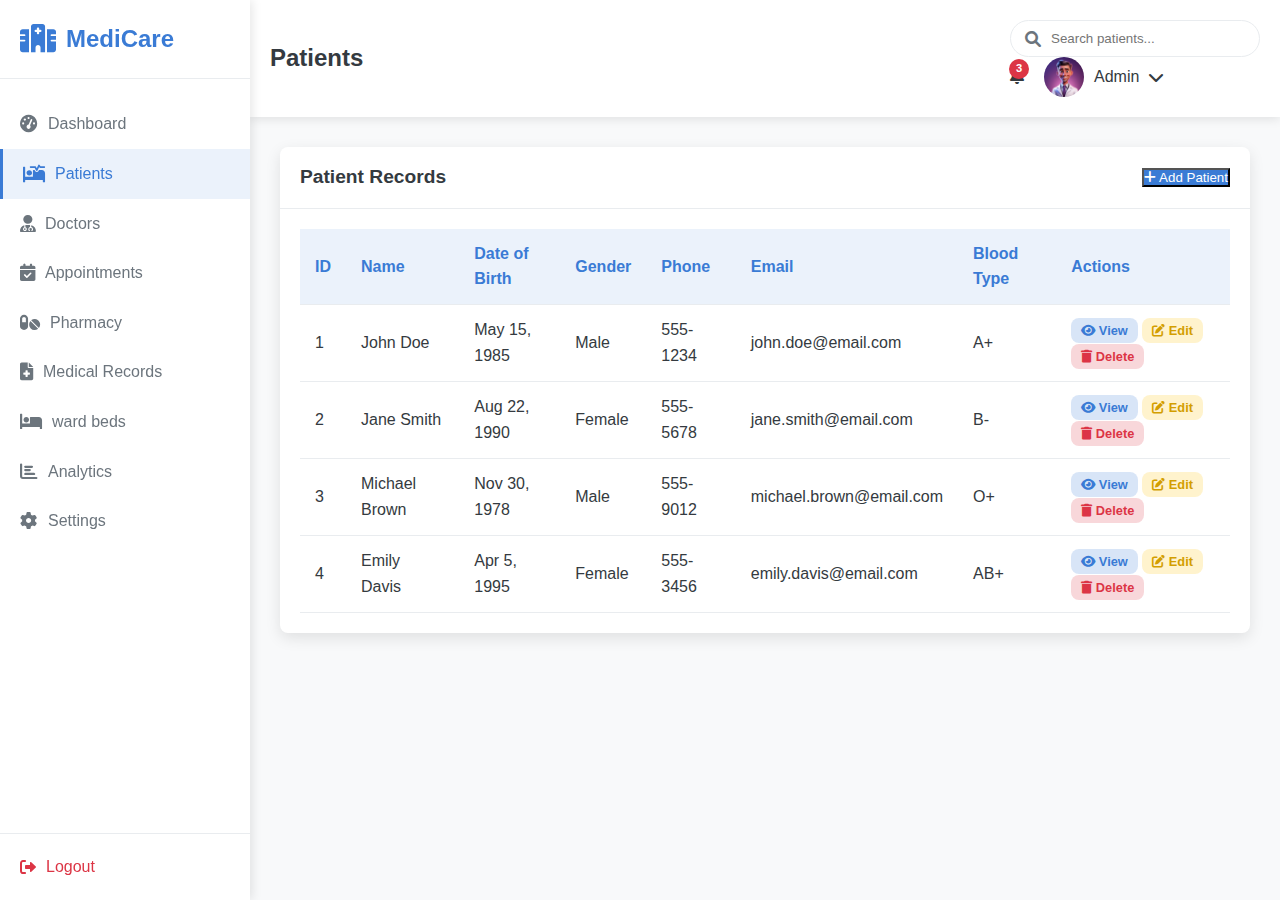
<file: frontend/assets/patients.html>
<!DOCTYPE html>
<html lang="en">
<head>
    <meta charset="UTF-8">
    <meta name="viewport" content="width=device-width, initial-scale=1.0">
    <title>MediCare Hospital - Patients</title>
    <link rel="stylesheet" href="https://cdnjs.cloudflare.com/ajax/libs/font-awesome/6.0.0-beta3/css/all.min.css">
    <link rel="stylesheet" href="css/style.css">
    <link rel="stylesheet" href="css/animations.css">
</head>
<body class="dashboard">
    <div class="preloader">
        <div class="loader"></div>
    </div>

    <div class="dashboard-container">
        <aside class="sidebar">
            <div class="sidebar-header">
                <div class="logo">
                    <i class="fas fa-hospital-alt"></i>
                    <span>MediCare</span>
                </div>
            </div>
            <nav class="sidebar-nav">
                <ul>
                    <li>
                        <a href="dashboard.html">
                            <i class="fas fa-tachometer-alt"></i>
                            <span>Dashboard</span>
                        </a>
                    </li>
                    <li class="active">
                        <a href="patients.html">
                            <i class="fas fa-procedures"></i>
                            <span>Patients</span>
                        </a>
                    </li>
                    <li>
                        <a href="doctors.html">
                            <i class="fas fa-user-md"></i>
                            <span>Doctors</span>
                        </a>
                    </li>
                    <li>
                        <a href="appointments.html">
                            <i class="fas fa-calendar-check"></i>
                            <span>Appointments</span>
                        </a>
                    </li>
                    <li>
                        <a href="pharmacy.html">
                            <i class="fas fa-pills"></i>
                            <span>Pharmacy</span>
                        </a>
                    </li>
                    <li>
                        <a href="medical-records.html">
                            <i class="fas fa-file-medical"></i>
                            <span>Medical Records</span>
                        </a>
                    </li>
                    <li>
                        <a href="wa.html">
                            <i class="fas fa-bed"></i>
                            <span>ward beds</span>
                        </a>
                    </li>
                    <li>
                        <a href="charts.html">
                            <i class="fas fa-chart-bar"></i>
                            <span>Analytics</span>
                        </a>
                    </li>
                    <li>
                        <a href="settings.html">
                            <i class="fas fa-cog"></i>
                            <span>Settings</span>
                        </a>
                    </li>
                </ul>
            </nav>
            <div class="sidebar-footer">
                <a href="#" id="logout">
                    <i class="fas fa-sign-out-alt"></i>
                    <span>Logout</span>
                </a>
            </div>
        </aside>

        <main class="main-content">
            <header class="main-header">
                <div class="header-left">
                    <div class="menu-toggle">
                        <i class="fas fa-bars"></i>
                    </div>
                    <h2>Patients</h2>
                </div>
                <div class="header-right">
                    <div class="search-box">
                        <i class="fas fa-search"></i>
                        <input type="text" placeholder="Search patients..." id="patientSearch">
                    </div>
                    <div class="user-profile">
                        <div class="notification">
                            <i class="fas fa-bell"></i>
                            <span class="badge">3</span>
                        </div>
                        <div class="profile-dropdown">
                            <img src="images/user-avatar.jpg" alt="User Avatar">
                            <span>Admin</span>
                            <i class="fas fa-chevron-down"></i>
                            <div class="dropdown-menu">
                                <a href="#"><i class="fas fa-user"></i> Profile</a>
                                <a href="#"><i class="fas fa-cog"></i> Settings</a>
                                <a href="#" id="logout"><i class="fas fa-sign-out-alt"></i> Logout</a>
                            </div>
                        </div>
                    </div>
                </div>
            </header>

            <div class="content">
                <div class="card">
                    <div class="card-header">
                        <h3>Patient Records</h3>
                        <button class="btn-primary" id="addPatientBtn">
                            <i class="fas fa-plus"></i> Add Patient
                        </button>
                    </div>
                    <div class="card-body">
                        <div class="table-responsive">
                            <table id="patientsTable">
                                <thead>
                                    <tr>
                                        <th>ID</th>
                                        <th>Name</th>
                                        <th>Date of Birth</th>
                                        <th>Gender</th>
                                        <th>Phone</th>
                                        <th>Email</th>
                                        <th>Blood Type</th>
                                        <th>Actions</th>
                                    </tr>
                                </thead>
                                <tbody>
                                    <!-- Data will be loaded via JavaScript -->
                                </tbody>
                            </table>
                        </div>
                    </div>
                </div>
            </div>
        </main>
    </div>

    <!-- Add/Edit Patient Modal -->
    <div class="modal" id="patientModal">
        <div class="modal-content">
            <div class="modal-header">
                <h3 id="modalTitle">Add New Patient</h3>
                <span class="modal-close">&times;</span>
            </div>
            <div class="modal-body">
                <form id="patientForm">
                    <input type="hidden" id="patientId">
                    <div class="form-row">
                        <div class="form-group">
                            <label for="firstName">First Name</label>
                            <input type="text" id="firstName" required>
                        </div>
                        <div class="form-group">
                            <label for="lastName">Last Name</label>
                            <input type="text" id="lastName" required>
                        </div>
                    </div>
                    <div class="form-row">
                        <div class="form-group">
                            <label for="dateOfBirth">Date of Birth</label>
                            <input type="date" id="dateOfBirth" required>
                        </div>
                        <div class="form-group">
                            <label for="gender">Gender</label>
                            <select id="gender" required>
                                <option value="">Select Gender</option>
                                <option value="Male">Male</option>
                                <option value="Female">Female</option>
                                <option value="Other">Other</option>
                            </select>
                        </div>
                    </div>
                    <div class="form-group">
                        <label for="address">Address</label>
                        <input type="text" id="address">
                    </div>
                    <div class="form-row">
                        <div class="form-group">
                            <label for="phone">Phone</label>
                            <input type="tel" id="phone" required>
                        </div>
                        <div class="form-group">
                            <label for="email">Email</label>
                            <input type="email" id="email">
                        </div>
                    </div>
                    <div class="form-group">
                        <label for="bloodType">Blood Type</label>
                        <select id="bloodType">
                            <option value="">Select Blood Type</option>
                            <option value="A+">A+</option>
                            <option value="A-">A-</option>
                            <option value="B+">B+</option>
                            <option value="B-">B-</option>
                            <option value="AB+">AB+</option>
                            <option value="AB-">AB-</option>
                            <option value="O+">O+</option>
                            <option value="O-">O-</option>
                        </select>
                    </div>
                </form>
            </div>
            <div class="modal-footer">
                <button class="btn-secondary modal-close">Cancel</button>
                <button class="btn-primary" id="savePatient">Save</button>
            </div>
        </div>
    </div>

    <!-- Patient Details Modal -->
    <div class="modal" id="patientDetailsModal">
        <div class="modal-content">
            <div class="modal-header">
                <h3 id="detailsModalTitle">Patient Details</h3>
                <span class="modal-close">&times;</span>
            </div>
            <div class="modal-body">
                <div class="patient-details">
                    <div class="detail-row">
                        <span class="detail-label">Patient ID:</span>
                        <span class="detail-value" id="detailId"></span>
                    </div>
                    <div class="detail-row">
                        <span class="detail-label">Name:</span>
                        <span class="detail-value" id="detailName"></span>
                    </div>
                    <div class="detail-row">
                        <span class="detail-label">Date of Birth:</span>
                        <span class="detail-value" id="detailDob"></span>
                    </div>
                    <div class="detail-row">
                        <span class="detail-label">Age:</span>
                        <span class="detail-value" id="detailAge"></span>
                    </div>
                    <div class="detail-row">
                        <span class="detail-label">Gender:</span>
                        <span class="detail-value" id="detailGender"></span>
                    </div>
                    <div class="detail-row">
                        <span class="detail-label">Address:</span>
                        <span class="detail-value" id="detailAddress"></span>
                    </div>
                    <div class="detail-row">
                        <span class="detail-label">Phone:</span>
                        <span class="detail-value" id="detailPhone"></span>
                    </div>
                    <div class="detail-row">
                        <span class="detail-label">Email:</span>
                        <span class="detail-value" id="detailEmail"></span>
                    </div>
                    <div class="detail-row">
                        <span class="detail-label">Blood Type:</span>
                        <span class="detail-value" id="detailBloodType"></span>
                    </div>
                    <div class="detail-row">
                        <span class="detail-label">Registered On:</span>
                        <span class="detail-value" id="detailRegistered"></span>
                    </div>
                </div>
            </div>
            <div class="modal-footer">
                <button class="btn-primary modal-close">Close</button>
            </div>
        </div>
    </div>

    <!-- Confirmation Modal -->
    <div class="modal" id="confirmModal">
        <div class="modal-content">
            <div class="modal-header">
                <h3>Confirm Action</h3>
                <span class="modal-close">&times;</span>
            </div>
            <div class="modal-body">
                <p>Are you sure you want to delete this patient?</p>
            </div>
            <div class="modal-footer">
                <button class="btn-secondary modal-close">Cancel</button>
                <button class="btn-danger" id="confirmDelete">Delete</button>
            </div>
        </div>
    </div>

    <script src="js/main.js"></script>
    <script src="js/api.js"></script>
    <script>
        document.addEventListener('DOMContentLoaded', function() {
            // Load patients data
            loadPatients();
            
            // Modal functionality
            const modal = document.getElementById('patientModal');
            const detailsModal = document.getElementById('patientDetailsModal');
            const confirmModal = document.getElementById('confirmModal');
            const addBtn = document.getElementById('addPatientBtn');
            const saveBtn = document.getElementById('savePatient');
            const modalTitle = document.getElementById('modalTitle');
            const patientForm = document.getElementById('patientForm');
            
            // Search functionality
            const searchInput = document.getElementById('patientSearch');
            searchInput.addEventListener('input', function() {
                const searchTerm = this.value.toLowerCase();
                const rows = document.querySelectorAll('#patientsTable tbody tr');
                
                rows.forEach(row => {
                    const name = row.cells[1].textContent.toLowerCase();
                    const phone = row.cells[4].textContent.toLowerCase();
                    const email = row.cells[5].textContent.toLowerCase();
                    
                    if (name.includes(searchTerm)) {
                        row.style.display = '';
                    } else if (phone.includes(searchTerm)) {
                        row.style.display = '';
                    } else if (email.includes(searchTerm)) {
                        row.style.display = '';
                    } else {
                        row.style.display = 'none';
                    }
                });
            });
            
            // Open modal for adding new patient
            addBtn.addEventListener('click', function() {
                patientForm.reset();
                document.getElementById('patientId').value = '';
                modalTitle.textContent = 'Add New Patient';
                modal.classList.add('active');
            });
            
            // Close modal when clicking X or cancel
            document.querySelectorAll('.modal-close').forEach(btn => {
                btn.addEventListener('click', function() {
                    modal.classList.remove('active');
                    detailsModal.classList.remove('active');
                    confirmModal.classList.remove('active');
                });
            });
            
            // Close modal when clicking outside
            window.addEventListener('click', function(e) {
                if (e.target === modal) {
                    modal.classList.remove('active');
                }
                if (e.target === detailsModal) {
                    detailsModal.classList.remove('active');
                }
                if (e.target === confirmModal) {
                    confirmModal.classList.remove('active');
                }
            });
            
            // Save patient
            saveBtn.addEventListener('click', function() {
                // In a real app, you would make an API call here
                alert('Patient saved successfully!');
                modal.classList.remove('active');
                loadPatients(); // Refresh the table
            });
            
            // Delete confirmation
            let patientToDelete = null;
            
            document.addEventListener('click', function(e) {
                if (e.target.classList.contains('delete-patient')) {
                    e.preventDefault();
                    patientToDelete = e.target.dataset.id;
                    confirmModal.classList.add('active');
                }
                
                if (e.target.classList.contains('view-patient')) {
                    e.preventDefault();
                    const patientId = e.target.dataset.id;
                    showPatientDetails(patientId);
                }
            });
            
            document.getElementById('confirmDelete').addEventListener('click', function() {
                // In a real app, you would make an API call here
                alert('Patient deleted successfully!');
                confirmModal.classList.remove('active');
                loadPatients(); // Refresh the table
            });
        });
        
        function loadPatients() {
            // Simulate loading patients from API
            const patients = [
                { id: 1, firstName: 'John', lastName: 'Doe', dob: '1985-05-15', gender: 'Male', 
                  address: '123 Main St, New York', phone: '555-1234', email: 'john.doe@email.com', 
                  bloodType: 'A+', createdAt: '2023-01-10' },
                { id: 2, firstName: 'Jane', lastName: 'Smith', dob: '1990-08-22', gender: 'Female', 
                  address: '456 Oak Ave, Boston', phone: '555-5678', email: 'jane.smith@email.com', 
                  bloodType: 'B-', createdAt: '2023-02-15' },
                { id: 3, firstName: 'Michael', lastName: 'Brown', dob: '1978-11-30', gender: 'Male', 
                  address: '789 Pine Rd, Chicago', phone: '555-9012', email: 'michael.brown@email.com', 
                  bloodType: 'O+', createdAt: '2023-03-20' },
                { id: 4, firstName: 'Emily', lastName: 'Davis', dob: '1995-04-05', gender: 'Female', 
                  address: '321 Elm St, Los Angeles', phone: '555-3456', email: 'emily.davis@email.com', 
                  bloodType: 'AB+', createdAt: '2023-04-25' }
            ];
            
            const tableBody = document.querySelector('#patientsTable tbody');
            tableBody.innerHTML = '';
            
            patients.forEach(patient => {
                const row = document.createElement('tr');
                row.innerHTML = `
                    <td>${patient.id}</td>
                    <td>${patient.firstName} ${patient.lastName}</td>
                    <td>${formatDate(patient.dob)}</td>
                    <td>${patient.gender}</td>
                    <td>${patient.phone}</td>
                    <td>${patient.email}</td>
                    <td>${patient.bloodType}</td>
                    <td>
                        <button class="action-btn view view-patient" data-id="${patient.id}">
                            <i class="fas fa-eye"></i> View
                        </button>
                        <button class="action-btn edit edit-patient" data-id="${patient.id}">
                            <i class="fas fa-edit"></i> Edit
                        </button>
                        <button class="action-btn delete delete-patient" data-id="${patient.id}">
                            <i class="fas fa-trash"></i> Delete
                        </button>
                    </td>
                `;
                tableBody.appendChild(row);
            });
            
            // Add event listeners to edit buttons
            document.querySelectorAll('.edit-patient').forEach(btn => {
                btn.addEventListener('click', function() {
                    const patientId = this.dataset.id;
                    // In a real app, you would fetch the patient data from the API
                    const patient = patients.find(p => p.id == patientId);
                    
                    if (patient) {
                        document.getElementById('patientId').value = patient.id;
                        document.getElementById('firstName').value = patient.firstName;
                        document.getElementById('lastName').value = patient.lastName;
                        document.getElementById('dateOfBirth').value = patient.dob;
                        document.getElementById('gender').value = patient.gender;
                        document.getElementById('address').value = patient.address;
                        document.getElementById('phone').value = patient.phone;
                        document.getElementById('email').value = patient.email;
                        document.getElementById('bloodType').value = patient.bloodType;
                        
                        document.getElementById('modalTitle').textContent = 'Edit Patient';
                        document.getElementById('patientModal').classList.add('active');
                    }
                });
            });
        }
        
        function showPatientDetails(patientId) {
            // In a real app, you would fetch the patient details from the API
            const patients = [
                { id: 1, firstName: 'John', lastName: 'Doe', dob: '1985-05-15', gender: 'Male', 
                  address: '123 Main St, New York', phone: '555-1234', email: 'john.doe@email.com', 
                  bloodType: 'A+', createdAt: '2023-01-10 10:30:00' },
                { id: 2, firstName: 'Jane', lastName: 'Smith', dob: '1990-08-22', gender: 'Female', 
                  address: '456 Oak Ave, Boston', phone: '555-5678', email: 'jane.smith@email.com', 
                  bloodType: 'B-', createdAt: '2023-02-15 14:45:00' },
                { id: 3, firstName: 'Michael', lastName: 'Brown', dob: '1978-11-30', gender: 'Male', 
                  address: '789 Pine Rd, Chicago', phone: '555-9012', email: 'michael.brown@email.com', 
                  bloodType: 'O+', createdAt: '2023-03-20 09:15:00' },
                { id: 4, firstName: 'Emily', lastName: 'Davis', dob: '1995-04-05', gender: 'Female', 
                  address: '321 Elm St, Los Angeles', phone: '555-3456', email: 'emily.davis@email.com', 
                  bloodType: 'AB+', createdAt: '2023-04-25 16:20:00' }
            ];
            
            const patient = patients.find(p => p.id == patientId);
            
            if (patient) {
                // Calculate age from date of birth
                const dob = new Date(patient.dob);
                const today = new Date();
                let age = today.getFullYear() - dob.getFullYear();
                const monthDiff = today.getMonth() - dob.getMonth();
                if (monthDiff < 0 || (monthDiff === 0 && today.getDate() < dob.getDate())) {
                    age--;
                }
                
                // Format registration date
                const regDate = new Date(patient.createdAt);
                const options = { year: 'numeric', month: 'long', day: 'numeric', hour: '2-digit', minute: '2-digit' };
                const formattedRegDate = regDate.toLocaleDateString('en-US', options);
                
                // Populate details modal
                document.getElementById('detailId').textContent = patient.id;
                document.getElementById('detailName').textContent = `${patient.firstName} ${patient.lastName}`;
                document.getElementById('detailDob').textContent = formatDate(patient.dob);
                document.getElementById('detailAge').textContent = `${age} years`;
                document.getElementById('detailGender').textContent = patient.gender;
                document.getElementById('detailAddress').textContent = patient.address;
                document.getElementById('detailPhone').textContent = patient.phone;
                document.getElementById('detailEmail').textContent = patient.email;
                document.getElementById('detailBloodType').textContent = patient.bloodType;
                document.getElementById('detailRegistered').textContent = formattedRegDate;
                
                // Show modal
                document.getElementById('detailsModalTitle').textContent = `Patient: ${patient.firstName} ${patient.lastName}`;
                document.getElementById('patientDetailsModal').classList.add('active');
            }
        }
        
        function formatDate(dateString) {
            const options = { year: 'numeric', month: 'short', day: 'numeric' };
            return new Date(dateString).toLocaleDateString('en-US', options);
        }
    </script>
</body>
</html>
</file>
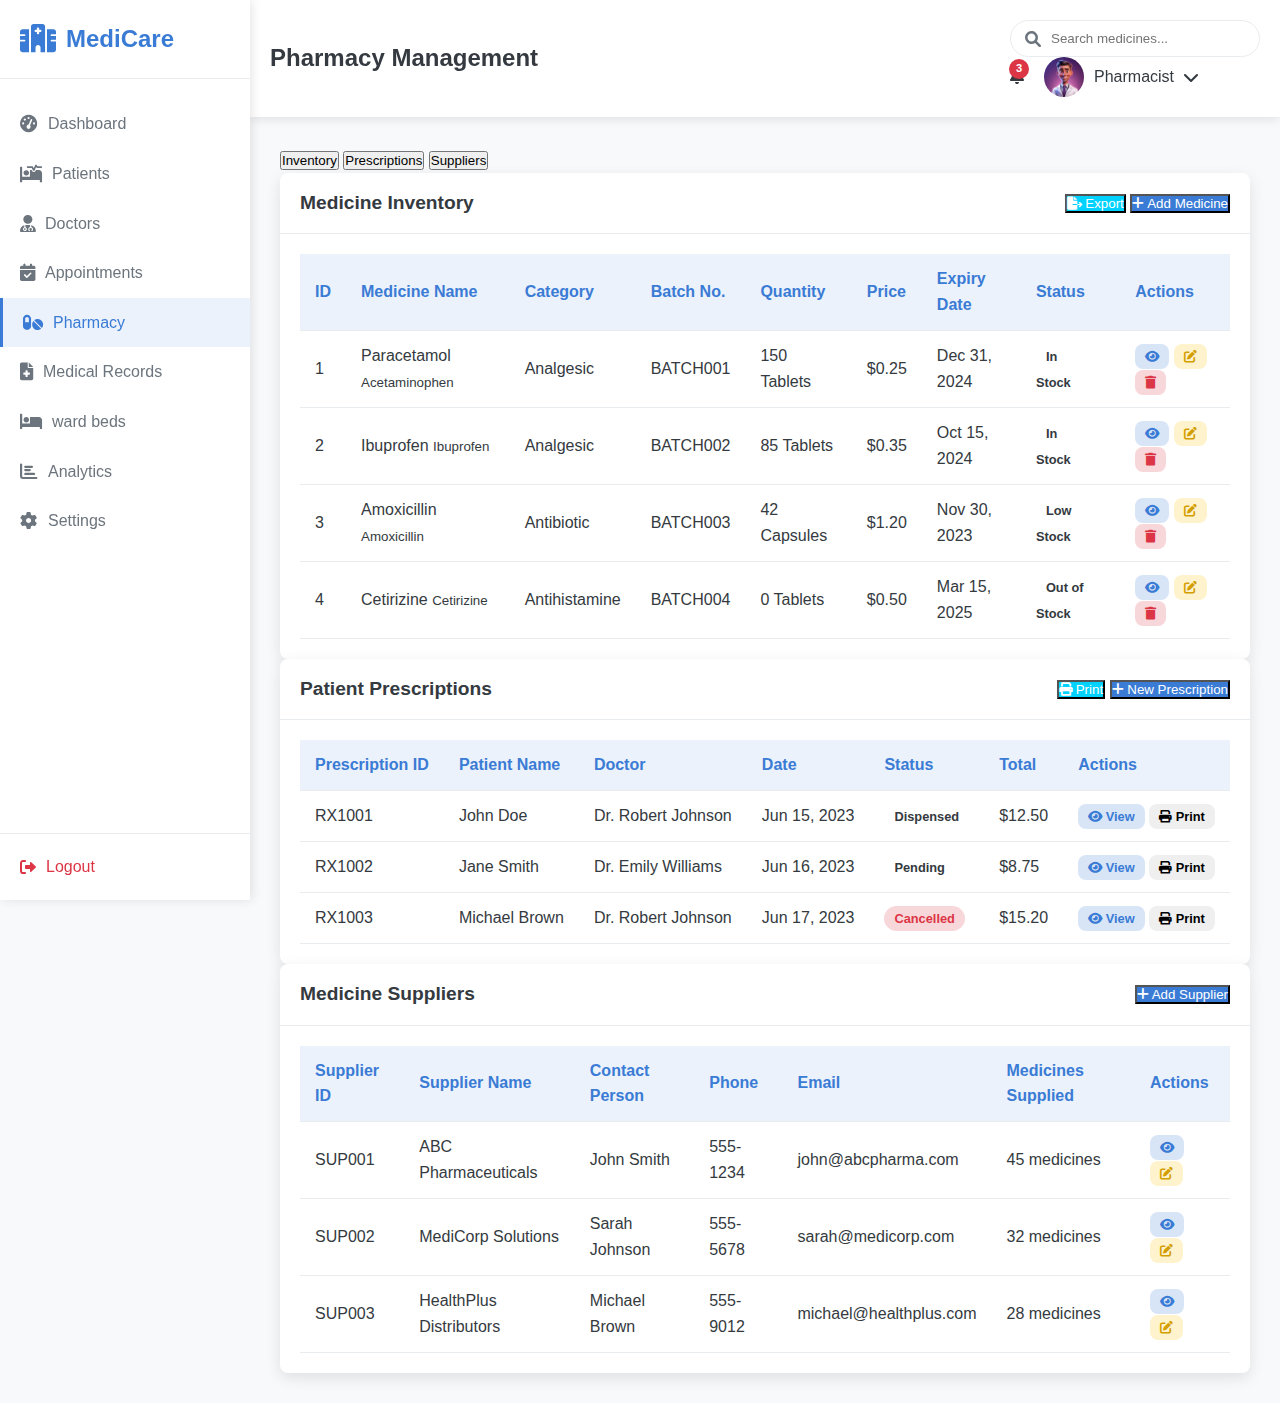
<file: frontend/assets/pharmacy.html>
<!DOCTYPE html>
<html lang="en">
<head>
    <meta charset="UTF-8">
    <meta name="viewport" content="width=device-width, initial-scale=1.0">
    <title>MediCare Hospital - Pharmacy</title>
    <link rel="stylesheet" href="https://cdnjs.cloudflare.com/ajax/libs/font-awesome/6.0.0-beta3/css/all.min.css">
    <link rel="stylesheet" href="css/style.css">
    <link rel="stylesheet" href="css/animations.css">
</head>
<body class="dashboard">
    <div class="preloader">
        <div class="loader"></div>
    </div>

    <div class="dashboard-container">
        <aside class="sidebar">
            <div class="sidebar-header">
                <div class="logo">
                    <i class="fas fa-hospital-alt"></i>
                    <span>MediCare</span>
                </div>
            </div>
            <nav class="sidebar-nav">
                <ul>
                    <li>
                        <a href="dashboard.html">
                            <i class="fas fa-tachometer-alt"></i>
                            <span>Dashboard</span>
                        </a>
                    </li>
                    <li>
                        <a href="patients.html">
                            <i class="fas fa-procedures"></i>
                            <span>Patients</span>
                        </a>
                    </li>
                    <li>
                        <a href="doctors.html">
                            <i class="fas fa-user-md"></i>
                            <span>Doctors</span>
                        </a>
                    </li>
                    <li>
                        <a href="appointments.html">
                            <i class="fas fa-calendar-check"></i>
                            <span>Appointments</span>
                        </a>
                    </li>
                    <li class="active">
                        <a href="pharmacy.html">
                            <i class="fas fa-pills"></i>
                            <span>Pharmacy</span>
                        </a>
                    </li>
                    <li>
                        <a href="medical-records.html">
                            <i class="fas fa-file-medical"></i>
                            <span>Medical Records</span>
                        </a>
                    </li>
                    <li>
                        <a href="wa.html">
                            <i class="fas fa-bed"></i>
                            <span>ward beds</span>
                        </a>
                    </li>
                    <li>
                        <a href="charts.html">
                            <i class="fas fa-chart-bar"></i>
                            <span>Analytics</span>
                        </a>
                    </li>
                    <li>
                        <a href="settings.html">
                            <i class="fas fa-cog"></i>
                            <span>Settings</span>
                        </a>
                    </li>
                </ul>
            </nav>
            <div class="sidebar-footer">
                <a href="#" id="logout">
                    <i class="fas fa-sign-out-alt"></i>
                    <span>Logout</span>
                </a>
            </div>
        </aside>

        <main class="main-content">
            <header class="main-header">
                <div class="header-left">
                    <div class="menu-toggle">
                        <i class="fas fa-bars"></i>
                    </div>
                    <h2>Pharmacy Management</h2>
                </div>
                <div class="header-right">
                    <div class="search-box">
                        <i class="fas fa-search"></i>
                        <input type="text" placeholder="Search medicines..." id="medicineSearch">
                    </div>
                    <div class="user-profile">
                        <div class="notification">
                            <i class="fas fa-bell"></i>
                            <span class="badge">3</span>
                        </div>
                        <div class="profile-dropdown">
                            <img src="images/user-avatar.jpg" alt="User Avatar">
                            <span>Pharmacist</span>
                            <i class="fas fa-chevron-down"></i>
                            <div class="dropdown-menu">
                                <a href="#"><i class="fas fa-user"></i> Profile</a>
                                <a href="#"><i class="fas fa-cog"></i> Settings</a>
                                <a href="#" id="logout"><i class="fas fa-sign-out-alt"></i> Logout</a>
                            </div>
                        </div>
                    </div>
                </div>
            </header>

            <div class="content">
                <div class="pharmacy-tabs">
                    <div class="tabs-header">
                        <button class="tab-btn active" data-tab="inventory">Inventory</button>
                        <button class="tab-btn" data-tab="prescriptions">Prescriptions</button>
                        <button class="tab-btn" data-tab="suppliers">Suppliers</button>
                    </div>
                    
                    <!-- Inventory Tab -->
                    <div class="tab-content active" id="inventory-tab">
                        <div class="card">
                            <div class="card-header">
                                <h3>Medicine Inventory</h3>
                                <div class="header-actions">
                                    <button class="btn-secondary" id="exportInventory">
                                        <i class="fas fa-file-export"></i> Export
                                    </button>
                                    <button class="btn-primary" id="addMedicine">
                                        <i class="fas fa-plus"></i> Add Medicine
                                    </button>
                                </div>
                            </div>
                            <div class="card-body">
                                <div class="table-responsive">
                                    <table id="inventoryTable">
                                        <thead>
                                            <tr>
                                                <th>ID</th>
                                                <th>Medicine Name</th>
                                                <th>Category</th>
                                                <th>Batch No.</th>
                                                <th>Quantity</th>
                                                <th>Price</th>
                                                <th>Expiry Date</th>
                                                <th>Status</th>
                                                <th>Actions</th>
                                            </tr>
                                        </thead>
                                        <tbody>
                                            <!-- Data will be loaded via JavaScript -->
                                        </tbody>
                                    </table>
                                </div>
                            </div>
                        </div>
                    </div>
                    
                    <!-- Prescriptions Tab -->
                    <div class="tab-content" id="prescriptions-tab">
                        <div class="card">
                            <div class="card-header">
                                <h3>Patient Prescriptions</h3>
                                <div class="header-actions">
                                    <button class="btn-secondary" id="printPrescription">
                                        <i class="fas fa-print"></i> Print
                                    </button>
                                    <button class="btn-primary" id="newPrescription">
                                        <i class="fas fa-plus"></i> New Prescription
                                    </button>
                                </div>
                            </div>
                            <div class="card-body">
                                <div class="table-responsive">
                                    <table id="prescriptionsTable">
                                        <thead>
                                            <tr>
                                                <th>Prescription ID</th>
                                                <th>Patient Name</th>
                                                <th>Doctor</th>
                                                <th>Date</th>
                                                <th>Status</th>
                                                <th>Total</th>
                                                <th>Actions</th>
                                            </tr>
                                        </thead>
                                        <tbody>
                                            <!-- Data will be loaded via JavaScript -->
                                        </tbody>
                                    </table>
                                </div>
                            </div>
                        </div>
                    </div>
                    
                    <!-- Suppliers Tab -->
                    <div class="tab-content" id="suppliers-tab">
                        <div class="card">
                            <div class="card-header">
                                <h3>Medicine Suppliers</h3>
                                <div class="header-actions">
                                    <button class="btn-primary" id="addSupplier">
                                        <i class="fas fa-plus"></i> Add Supplier
                                    </button>
                                </div>
                            </div>
                            <div class="card-body">
                                <div class="table-responsive">
                                    <table id="suppliersTable">
                                        <thead>
                                            <tr>
                                                <th>Supplier ID</th>
                                                <th>Supplier Name</th>
                                                <th>Contact Person</th>
                                                <th>Phone</th>
                                                <th>Email</th>
                                                <th>Medicines Supplied</th>
                                                <th>Actions</th>
                                            </tr>
                                        </thead>
                                        <tbody>
                                            <!-- Data will be loaded via JavaScript -->
                                        </tbody>
                                    </table>
                                </div>
                            </div>
                        </div>
                    </div>
                </div>
            </div>
        </main>
    </div>

    <!-- Add/Edit Medicine Modal -->
    <div class="modal" id="medicineModal">
        <div class="modal-content">
            <div class="modal-header">
                <h3 id="medicineModalTitle">Add New Medicine</h3>
                <span class="modal-close">&times;</span>
            </div>
            <div class="modal-body">
                <form id="medicineForm">
                    <input type="hidden" id="medicineId">
                    <div class="form-row">
                        <div class="form-group">
                            <label for="medicineName">Medicine Name*</label>
                            <input type="text" id="medicineName" required>
                        </div>
                        <div class="form-group">
                            <label for="genericName">Generic Name</label>
                            <input type="text" id="genericName">
                        </div>
                    </div>
                    <div class="form-row">
                        <div class="form-group">
                            <label for="medicineCategory">Category*</label>
                            <select id="medicineCategory" required>
                                <option value="">Select Category</option>
                                <option value="Antibiotic">Antibiotic</option>
                                <option value="Analgesic">Analgesic</option>
                                <option value="Antihistamine">Antihistamine</option>
                                <option value="Antacid">Antacid</option>
                                <option value="Antidepressant">Antidepressant</option>
                                <option value="Other">Other</option>
                            </select>
                        </div>
                        <div class="form-group">
                            <label for="batchNumber">Batch Number*</label>
                            <input type="text" id="batchNumber" required>
                        </div>
                    </div>
                    <div class="form-row">
                        <div class="form-group">
                            <label for="quantity">Quantity*</label>
                            <input type="number" id="quantity" min="0" required>
                        </div>
                        <div class="form-group">
                            <label for="unit">Unit*</label>
                            <select id="unit" required>
                                <option value="">Select Unit</option>
                                <option value="Tablets">Tablets</option>
                                <option value="Capsules">Capsules</option>
                                <option value="Bottles">Bottles</option>
                                <option value="Tubes">Tubes</option>
                                <option value="Pieces">Pieces</option>
                            </select>
                        </div>
                    </div>
                    <div class="form-row">
                        <div class="form-group">
                            <label for="price">Price (per unit)*</label>
                            <input type="number" id="price" min="0" step="0.01" required>
                        </div>
                        <div class="form-group">
                            <label for="expiryDate">Expiry Date*</label>
                            <input type="date" id="expiryDate" required>
                        </div>
                    </div>
                    <div class="form-group">
                        <label for="manufacturer">Manufacturer</label>
                        <input type="text" id="manufacturer">
                    </div>
                    <div class="form-group">
                        <label for="medicineDescription">Description</label>
                        <textarea id="medicineDescription" rows="3"></textarea>
                    </div>
                </form>
            </div>
            <div class="modal-footer">
                <button class="btn-secondary modal-close">Cancel</button>
                <button class="btn-primary" id="saveMedicine">Save</button>
            </div>
        </div>
    </div>

    <!-- Prescription Modal -->
    <div class="modal" id="prescriptionModal">
        <div class="modal-content wide-modal">
            <div class="modal-header">
                <h3 id="prescriptionModalTitle">New Prescription</h3>
                <span class="modal-close">&times;</span>
            </div>
            <div class="modal-body">
                <div class="prescription-form">
                    <div class="form-row">
                        <div class="form-group">
                            <label for="prescriptionPatient">Patient*</label>
                            <select id="prescriptionPatient" required>
                                <option value="">Select Patient</option>
                                <option value="1">John Doe (ID: 1)</option>
                                <option value="2">Jane Smith (ID: 2)</option>
                                <option value="3">Michael Brown (ID: 3)</option>
                            </select>
                        </div>
                        <div class="form-group">
                            <label for="prescriptionDoctor">Doctor*</label>
                            <select id="prescriptionDoctor" required>
                                <option value="">Select Doctor</option>
                                <option value="1">Dr. Robert Johnson</option>
                                <option value="2">Dr. Emily Williams</option>
                            </select>
                        </div>
                    </div>
                    <div class="form-row">
                        <div class="form-group">
                            <label for="prescriptionDate">Date*</label>
                            <input type="date" id="prescriptionDate" required>
                        </div>
                        <div class="form-group">
                            <label for="prescriptionStatus">Status*</label>
                            <select id="prescriptionStatus" required>
                                <option value="Pending">Pending</option>
                                <option value="Dispensed">Dispensed</option>
                                <option value="Cancelled">Cancelled</option>
                            </select>
                        </div>
                    </div>
                    
                    <div class="prescription-items">
                        <h4>Prescribed Medicines</h4>
                        <div class="table-responsive">
                            <table id="prescriptionItemsTable">
                                <thead>
                                    <tr>
                                        <th>Medicine</th>
                                        <th>Dosage</th>
                                        <th>Duration</th>
                                        <th>Quantity</th>
                                        <th>Price</th>
                                        <th>Total</th>
                                        <th>Action</th>
                                    </tr>
                                </thead>
                                <tbody>
                                    <!-- Items will be added dynamically -->
                                </tbody>
                                <tfoot>
                                    <tr>
                                        <td colspan="5" class="text-right"><strong>Subtotal:</strong></td>
                                        <td id="prescriptionSubtotal">$0.00</td>
                                        <td></td>
                                    </tr>
                                </tfoot>
                            </table>
                        </div>
                        <button class="btn-secondary" id="addPrescriptionItem">
                            <i class="fas fa-plus"></i> Add Medicine
                        </button>
                    </div>
                    
                    <div class="form-group">
                        <label for="prescriptionNotes">Notes</label>
                        <textarea id="prescriptionNotes" rows="3"></textarea>
                    </div>
                </div>
            </div>
            <div class="modal-footer">
                <button class="btn-secondary modal-close">Cancel</button>
                <button class="btn-primary" id="savePrescription">Save Prescription</button>
            </div>
        </div>
    </div>

    <!-- Add Prescription Item Modal -->
    <div class="modal" id="prescriptionItemModal">
        <div class="modal-content">
            <div class="modal-header">
                <h3>Add Medicine to Prescription</h3>
                <span class="modal-close">&times;</span>
            </div>
            <div class="modal-body">
                <div class="form-group">
                    <label for="itemMedicine">Medicine*</label>
                    <select id="itemMedicine" required>
                        <option value="">Select Medicine</option>
                        <option value="1">Paracetamol (500mg Tablet)</option>
                        <option value="2">Ibuprofen (200mg Tablet)</option>
                        <option value="3">Amoxicillin (250mg Capsule)</option>
                    </select>
                </div>
                <div class="form-row">
                    <div class="form-group">
                        <label for="itemDosage">Dosage*</label>
                        <input type="text" id="itemDosage" placeholder="e.g., 1 tablet twice daily" required>
                    </div>
                    <div class="form-group">
                        <label for="itemDuration">Duration*</label>
                        <input type="text" id="itemDuration" placeholder="e.g., 7 days" required>
                    </div>
                </div>
                <div class="form-row">
                    <div class="form-group">
                        <label for="itemQuantity">Quantity*</label>
                        <input type="number" id="itemQuantity" min="1" value="1" required>
                    </div>
                    <div class="form-group">
                        <label for="itemPrice">Price per unit*</label>
                        <input type="number" id="itemPrice" min="0" step="0.01" required>
                    </div>
                </div>
            </div>
            <div class="modal-footer">
                <button class="btn-secondary modal-close">Cancel</button>
                <button class="btn-primary" id="addItemToPrescription">Add to Prescription</button>
            </div>
        </div>
    </div>

    <!-- Confirmation Modal -->
    <div class="modal" id="confirmModal">
        <div class="modal-content">
            <div class="modal-header">
                <h3>Confirm Action</h3>
                <span class="modal-close">&times;</span>
            </div>
            <div class="modal-body">
                <p id="confirmMessage">Are you sure you want to delete this item?</p>
            </div>
            <div class="modal-footer">
                <button class="btn-secondary modal-close">Cancel</button>
                <button class="btn-danger" id="confirmAction">Confirm</button>
            </div>
        </div>
    </div>

    <script src="js/main.js"></script>
    <script src="js/api.js"></script>
    <script>
        document.addEventListener('DOMContentLoaded', function() {
            // Initialize tabs
            const tabs = document.querySelectorAll('.tab-btn');
            tabs.forEach(tab => {
                tab.addEventListener('click', function() {
                    // Remove active class from all tabs and content
                    document.querySelectorAll('.tab-btn').forEach(t => t.classList.remove('active'));
                    document.querySelectorAll('.tab-content').forEach(c => c.classList.remove('active'));
                    
                    // Add active class to clicked tab and corresponding content
                    this.classList.add('active');
                    const tabId = this.getAttribute('data-tab');
                    document.getElementById(`${tabId}-tab`).classList.add('active');
                });
            });
            
            // Load initial data
            loadInventory();
            loadPrescriptions();
            loadSuppliers();
            
            // Set up modals
            setupMedicineModal();
            setupPrescriptionModal();
            setupConfirmationModal();
            
            // Search functionality
            document.getElementById('medicineSearch').addEventListener('input', function() {
                filterTable('inventoryTable', this.value.toLowerCase());
            });
        });
        
        function loadInventory() {
            // Simulate loading inventory from API
            const inventory = [
                { id: 1, name: 'Paracetamol', generic: 'Acetaminophen', category: 'Analgesic', 
                  batch: 'BATCH001', quantity: 150, unit: 'Tablets', price: 0.25, 
                  expiry: '2024-12-31', manufacturer: 'ABC Pharma', status: 'In Stock' },
                { id: 2, name: 'Ibuprofen', generic: 'Ibuprofen', category: 'Analgesic', 
                  batch: 'BATCH002', quantity: 85, unit: 'Tablets', price: 0.35, 
                  expiry: '2024-10-15', manufacturer: 'XYZ Pharma', status: 'In Stock' },
                { id: 3, name: 'Amoxicillin', generic: 'Amoxicillin', category: 'Antibiotic', 
                  batch: 'BATCH003', quantity: 42, unit: 'Capsules', price: 1.20, 
                  expiry: '2023-11-30', manufacturer: 'MediCorp', status: 'Low Stock' },
                { id: 4, name: 'Cetirizine', generic: 'Cetirizine', category: 'Antihistamine', 
                  batch: 'BATCH004', quantity: 0, unit: 'Tablets', price: 0.50, 
                  expiry: '2025-03-15', manufacturer: 'HealthPlus', status: 'Out of Stock' }
            ];
            
            const tableBody = document.querySelector('#inventoryTable tbody');
            tableBody.innerHTML = '';
            
            inventory.forEach(item => {
                const row = document.createElement('tr');
                row.innerHTML = `
                    <td>${item.id}</td>
                    <td>${item.name} <small class="text-muted">${item.generic}</small></td>
                    <td>${item.category}</td>
                    <td>${item.batch}</td>
                    <td>${item.quantity} ${item.unit}</td>
                    <td>$${item.price.toFixed(2)}</td>
                    <td>${formatDate(item.expiry)}</td>
                    <td><span class="status-badge status-${getStatusClass(item.status)}">${item.status}</span></td>
                    <td>
                        <button class="action-btn view view-medicine" data-id="${item.id}">
                            <i class="fas fa-eye"></i>
                        </button>
                        <button class="action-btn edit edit-medicine" data-id="${item.id}">
                            <i class="fas fa-edit"></i>
                        </button>
                        <button class="action-btn delete delete-medicine" data-id="${item.id}">
                            <i class="fas fa-trash"></i>
                        </button>
                    </td>
                `;
                tableBody.appendChild(row);
            });
        }
        
        function loadPrescriptions() {
            // Simulate loading prescriptions from API
            const prescriptions = [
                { id: 'RX1001', patient: 'John Doe', doctor: 'Dr. Robert Johnson', 
                  date: '2023-06-15', status: 'Dispensed', total: 12.50 },
                { id: 'RX1002', patient: 'Jane Smith', doctor: 'Dr. Emily Williams', 
                  date: '2023-06-16', status: 'Pending', total: 8.75 },
                { id: 'RX1003', patient: 'Michael Brown', doctor: 'Dr. Robert Johnson', 
                  date: '2023-06-17', status: 'Cancelled', total: 15.20 }
            ];
            
            const tableBody = document.querySelector('#prescriptionsTable tbody');
            tableBody.innerHTML = '';
            
            prescriptions.forEach(pres => {
                const row = document.createElement('tr');
                row.innerHTML = `
                    <td>${pres.id}</td>
                    <td>${pres.patient}</td>
                    <td>${pres.doctor}</td>
                    <td>${formatDate(pres.date)}</td>
                    <td><span class="status-badge status-${pres.status.toLowerCase()}">${pres.status}</span></td>
                    <td>$${pres.total.toFixed(2)}</td>
                    <td>
                        <button class="action-btn view view-prescription" data-id="${pres.id}">
                            <i class="fas fa-eye"></i> View
                        </button>
                        <button class="action-btn print print-prescription" data-id="${pres.id}">
                            <i class="fas fa-print"></i> Print
                        </button>
                    </td>
                `;
                tableBody.appendChild(row);
            });
        }
        
        function loadSuppliers() {
            // Simulate loading suppliers from API
            const suppliers = [
                { id: 'SUP001', name: 'ABC Pharmaceuticals', contact: 'John Smith', 
                  phone: '555-1234', email: 'john@abcpharma.com', medicines: 45 },
                { id: 'SUP002', name: 'MediCorp Solutions', contact: 'Sarah Johnson', 
                  phone: '555-5678', email: 'sarah@medicorp.com', medicines: 32 },
                { id: 'SUP003', name: 'HealthPlus Distributors', contact: 'Michael Brown', 
                  phone: '555-9012', email: 'michael@healthplus.com', medicines: 28 }
            ];
            
            const tableBody = document.querySelector('#suppliersTable tbody');
            tableBody.innerHTML = '';
            
            suppliers.forEach(supplier => {
                const row = document.createElement('tr');
                row.innerHTML = `
                    <td>${supplier.id}</td>
                    <td>${supplier.name}</td>
                    <td>${supplier.contact}</td>
                    <td>${supplier.phone}</td>
                    <td>${supplier.email}</td>
                    <td>${supplier.medicines} medicines</td>
                    <td>
                        <button class="action-btn view view-supplier" data-id="${supplier.id}">
                            <i class="fas fa-eye"></i>
                        </button>
                        <button class="action-btn edit edit-supplier" data-id="${supplier.id}">
                            <i class="fas fa-edit"></i>
                        </button>
                    </td>
                `;
                tableBody.appendChild(row);
            });
        }
        
        function setupMedicineModal() {
            const modal = document.getElementById('medicineModal');
            const addBtn = document.getElementById('addMedicine');
            const saveBtn = document.getElementById('saveMedicine');
            
            addBtn.addEventListener('click', function() {
                document.getElementById('medicineForm').reset();
                document.getElementById('medicineId').value = '';
                document.getElementById('medicineModalTitle').textContent = 'Add New Medicine';
                modal.classList.add('active');
            });
            
            saveBtn.addEventListener('click', function() {
                // In a real app, you would validate and save the medicine
                alert('Medicine saved successfully!');
                modal.classList.remove('active');
                loadInventory();
            });
            
            // Edit buttons
            document.addEventListener('click', function(e) {
                if (e.target.classList.contains('edit-medicine')) {
                    const medicineId = e.target.dataset.id;
                    // In a real app, you would fetch the medicine data
                    document.getElementById('medicineId').value = medicineId;
                    document.getElementById('medicineName').value = 'Paracetamol';
                    document.getElementById('genericName').value = 'Acetaminophen';
                    // ... populate other fields ...
                    
                    document.getElementById('medicineModalTitle').textContent = 'Edit Medicine';
                    modal.classList.add('active');
                }
            });
        }
        
        function setupPrescriptionModal() {
            const modal = document.getElementById('prescriptionModal');
            const itemModal = document.getElementById('prescriptionItemModal');
            const newBtn = document.getElementById('newPrescription');
            const saveBtn = document.getElementById('savePrescription');
            const addItemBtn = document.getElementById('addPrescriptionItem');
            
            newBtn.addEventListener('click', function() {
                document.querySelector('#prescriptionModal form').reset();
                document.querySelector('#prescriptionItemsTable tbody').innerHTML = '';
                document.getElementById('prescriptionSubtotal').textContent = '$0.00';
                document.getElementById('prescriptionModalTitle').textContent = 'New Prescription';
                modal.classList.add('active');
            });
            
            saveBtn.addEventListener('click', function() {
                // In a real app, you would save the prescription
                alert('Prescription saved successfully!');
                modal.classList.remove('active');
                loadPrescriptions();
            });
            
            addItemBtn.addEventListener('click', function() {
                itemModal.classList.add('active');
            });
            
            document.getElementById('addItemToPrescription').addEventListener('click', function() {
                // Add item to prescription table
                const item = {
                    medicine: document.getElementById('itemMedicine').value,
                    dosage: document.getElementById('itemDosage').value,
                    duration: document.getElementById('itemDuration').value,
                    quantity: document.getElementById('itemQuantity').value,
                    price: document.getElementById('itemPrice').value
                };
                
                const total = (item.quantity * item.price).toFixed(2);
                
                const tbody = document.querySelector('#prescriptionItemsTable tbody');
                const row = document.createElement('tr');
                row.innerHTML = `
                    <td>${getMedicineName(item.medicine)}</td>
                    <td>${item.dosage}</td>
                    <td>${item.duration}</td>
                    <td>${item.quantity}</td>
                    <td>$${item.price}</td>
                    <td>$${total}</td>
                    <td>
                        <button class="action-btn delete delete-item">
                            <i class="fas fa-trash"></i>
                        </button>
                    </td>
                `;
                tbody.appendChild(row);
                
                // Update subtotal
                updatePrescriptionTotal();
                
                // Close modal and reset form
                itemModal.classList.remove('active');
                document.getElementById('prescriptionItemModal').reset();
            });
        }
        
        function setupConfirmationModal() {
            const modal = document.getElementById('confirmModal');
            const confirmBtn = document.getElementById('confirmAction');
            
            document.addEventListener('click', function(e) {
                if (e.target.classList.contains('delete-medicine') || 
                    e.target.classList.contains('delete-item')) {
                    e.preventDefault();
                    document.getElementById('confirmMessage').textContent = 
                        'Are you sure you want to delete this item?';
                    modal.classList.add('active');
                }
            });
            
            confirmBtn.addEventListener('click', function() {
                // In a real app, you would delete the item
                alert('Item deleted successfully!');
                modal.classList.remove('active');
            });
        }
        
        function filterTable(tableId, searchTerm) {
            const rows = document.querySelectorAll(`#${tableId} tbody tr`);
            
            rows.forEach(row => {
                const text = row.textContent.toLowerCase();
                if (text.includes(searchTerm)) {
                    row.style.display = '';
                } else {
                    row.style.display = 'none';
                }
            });
        }
        
        function updatePrescriptionTotal() {
            let subtotal = 0;
            document.querySelectorAll('#prescriptionItemsTable tbody tr').forEach(row => {
                const total = parseFloat(row.cells[5].textContent.replace('$', ''));
                subtotal += total;
            });
            
            document.getElementById('prescriptionSubtotal').textContent = `$${subtotal.toFixed(2)}`;
        }
        
        function getMedicineName(id) {
            const medicines = {
                1: 'Paracetamol (500mg Tablet)',
                2: 'Ibuprofen (200mg Tablet)',
                3: 'Amoxicillin (250mg Capsule)'
            };
            return medicines[id] || 'Unknown Medicine';
        }
        
        function getStatusClass(status) {
            const statusMap = {
                'In Stock': 'success',
                'Low Stock': 'warning',
                'Out of Stock': 'danger'
            };
            return statusMap[status] || 'info';
        }
        
        function formatDate(dateString) {
            const options = { year: 'numeric', month: 'short', day: 'numeric' };
            return new Date(dateString).toLocaleDateString('en-US', options);
        }
    </script>
</body>
</html>
</file>
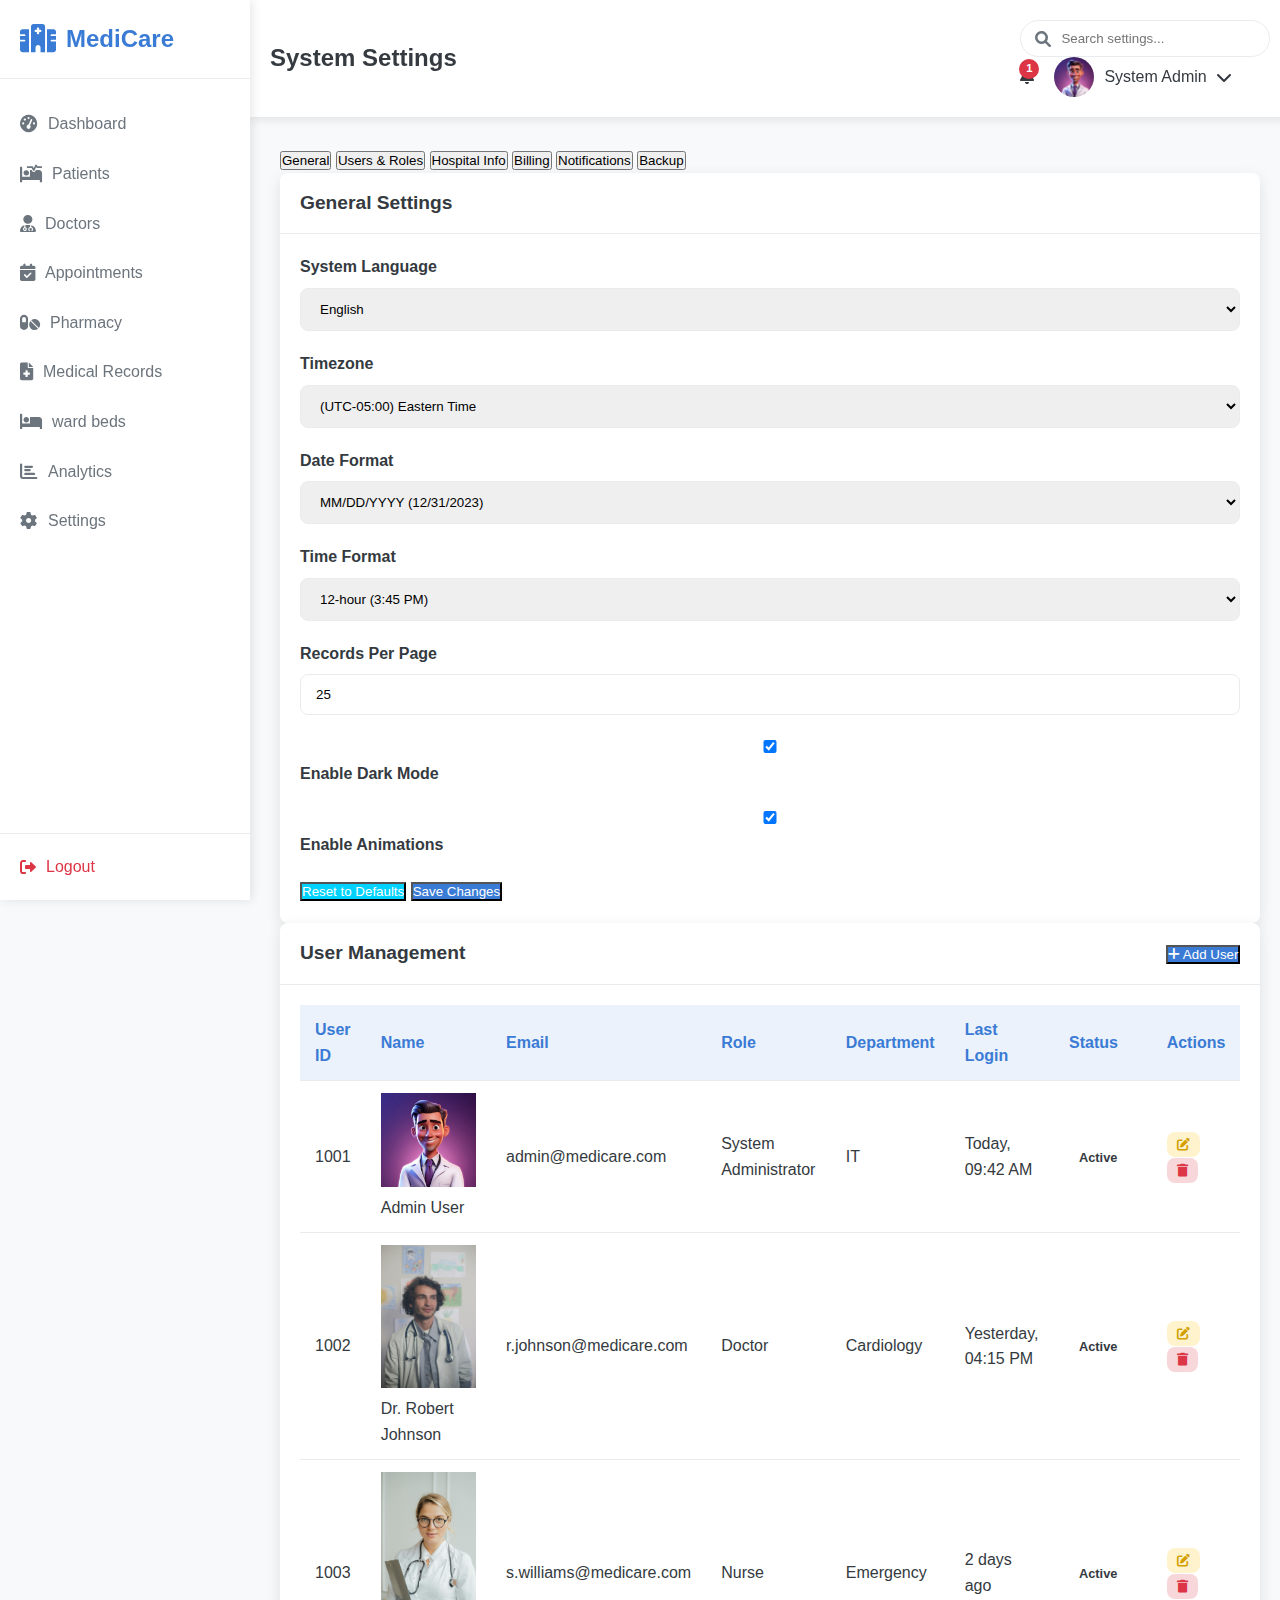
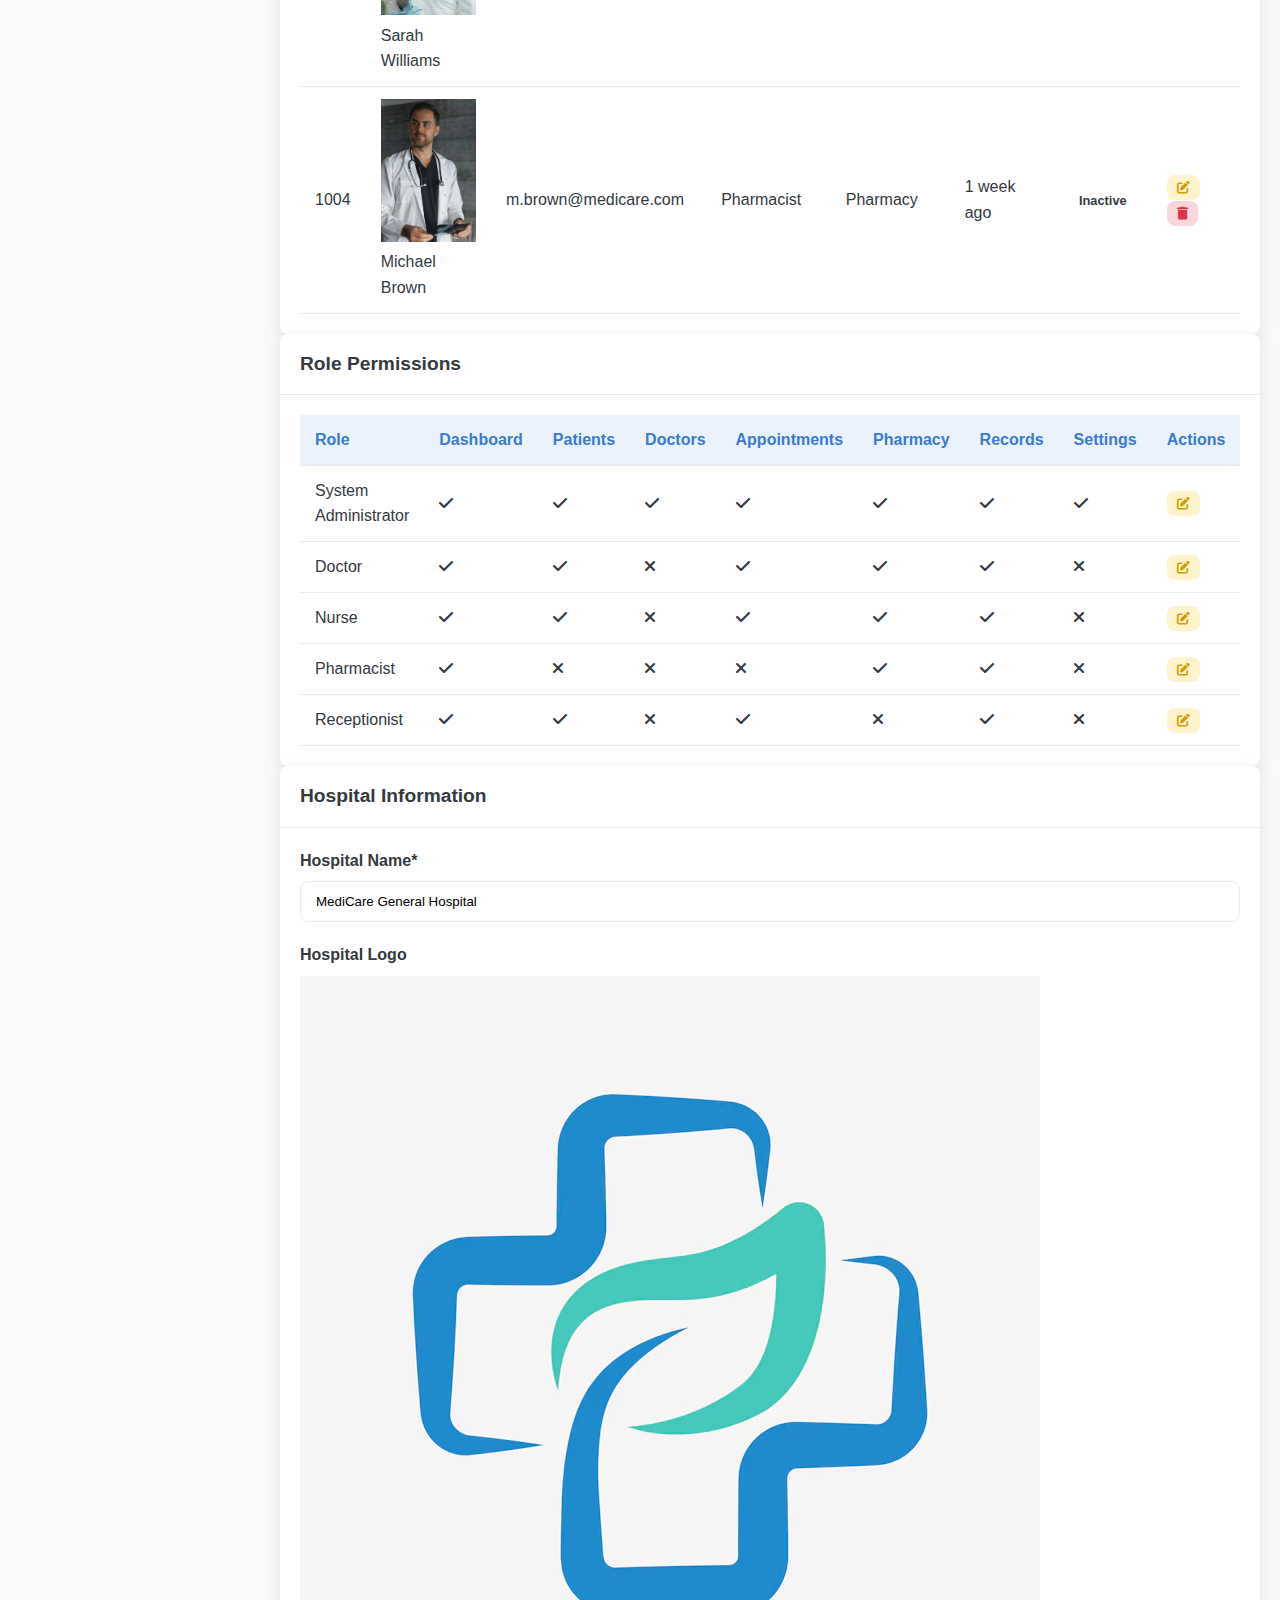
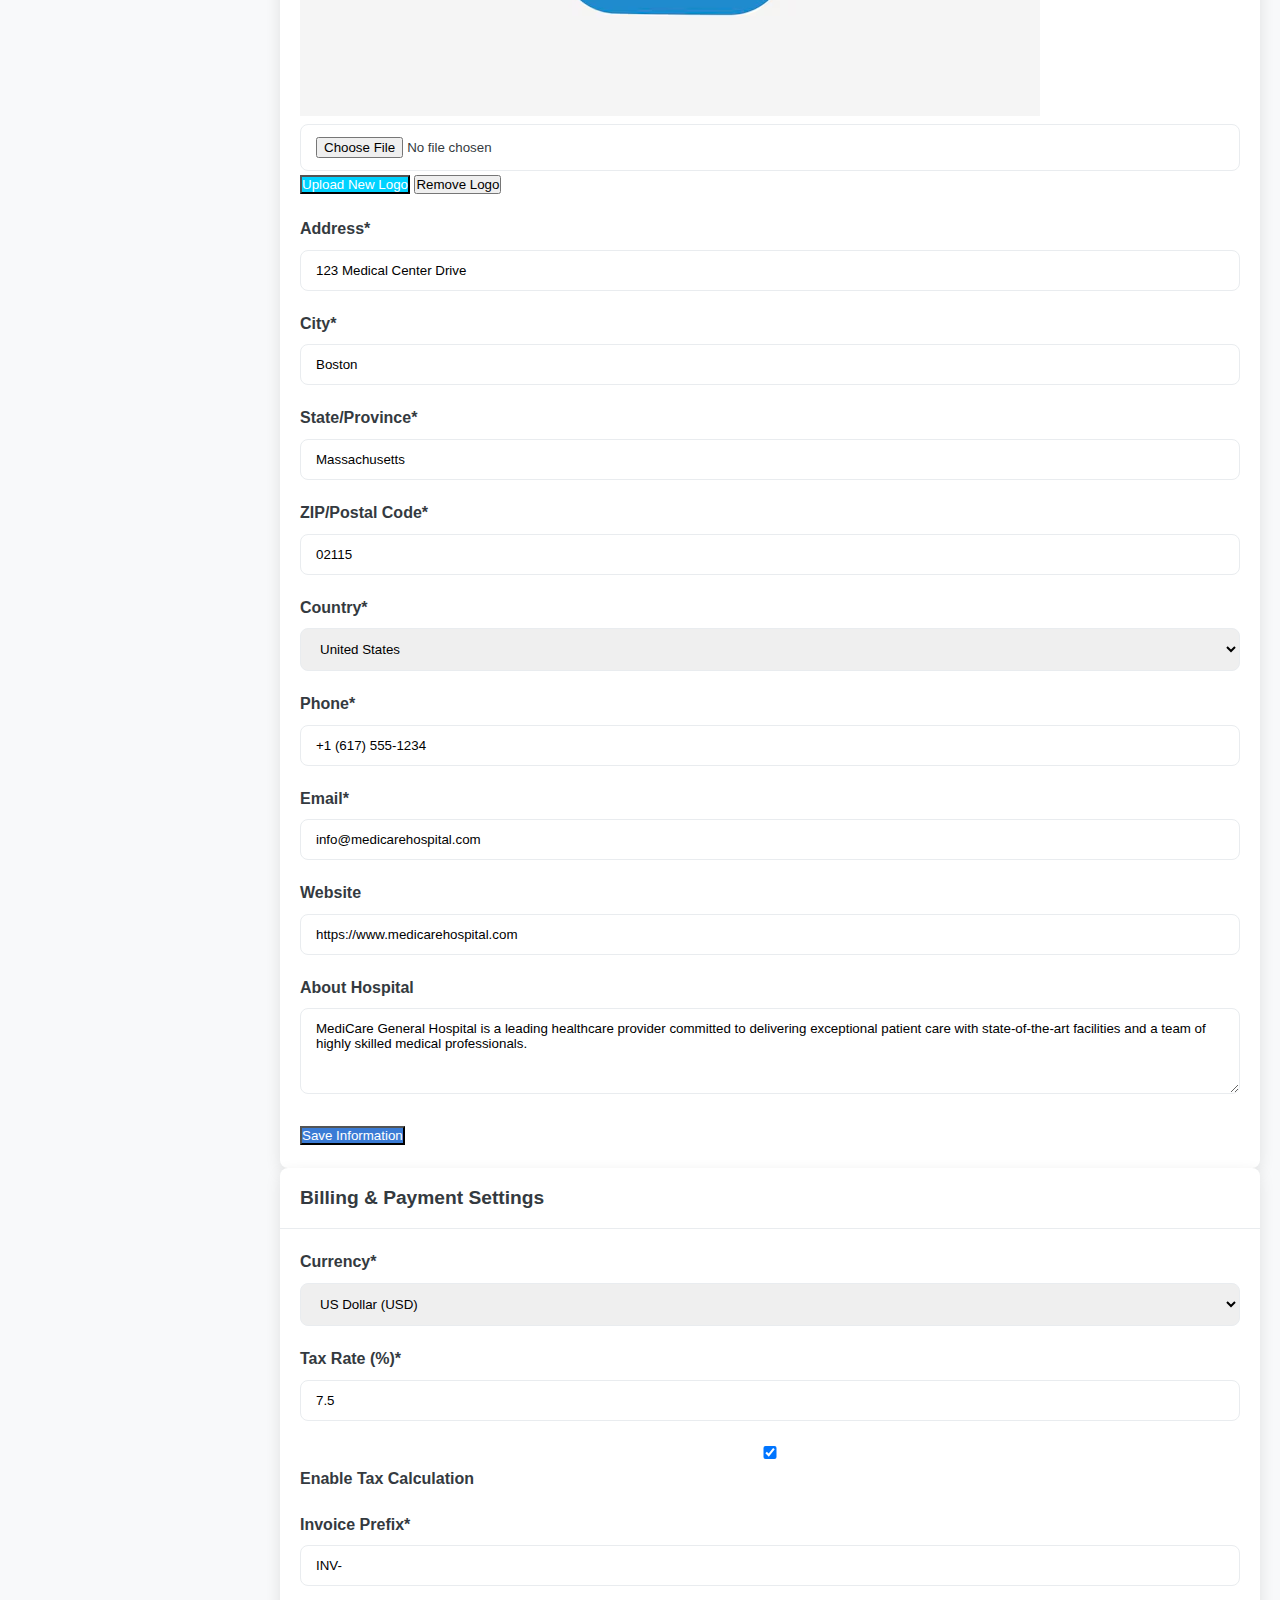
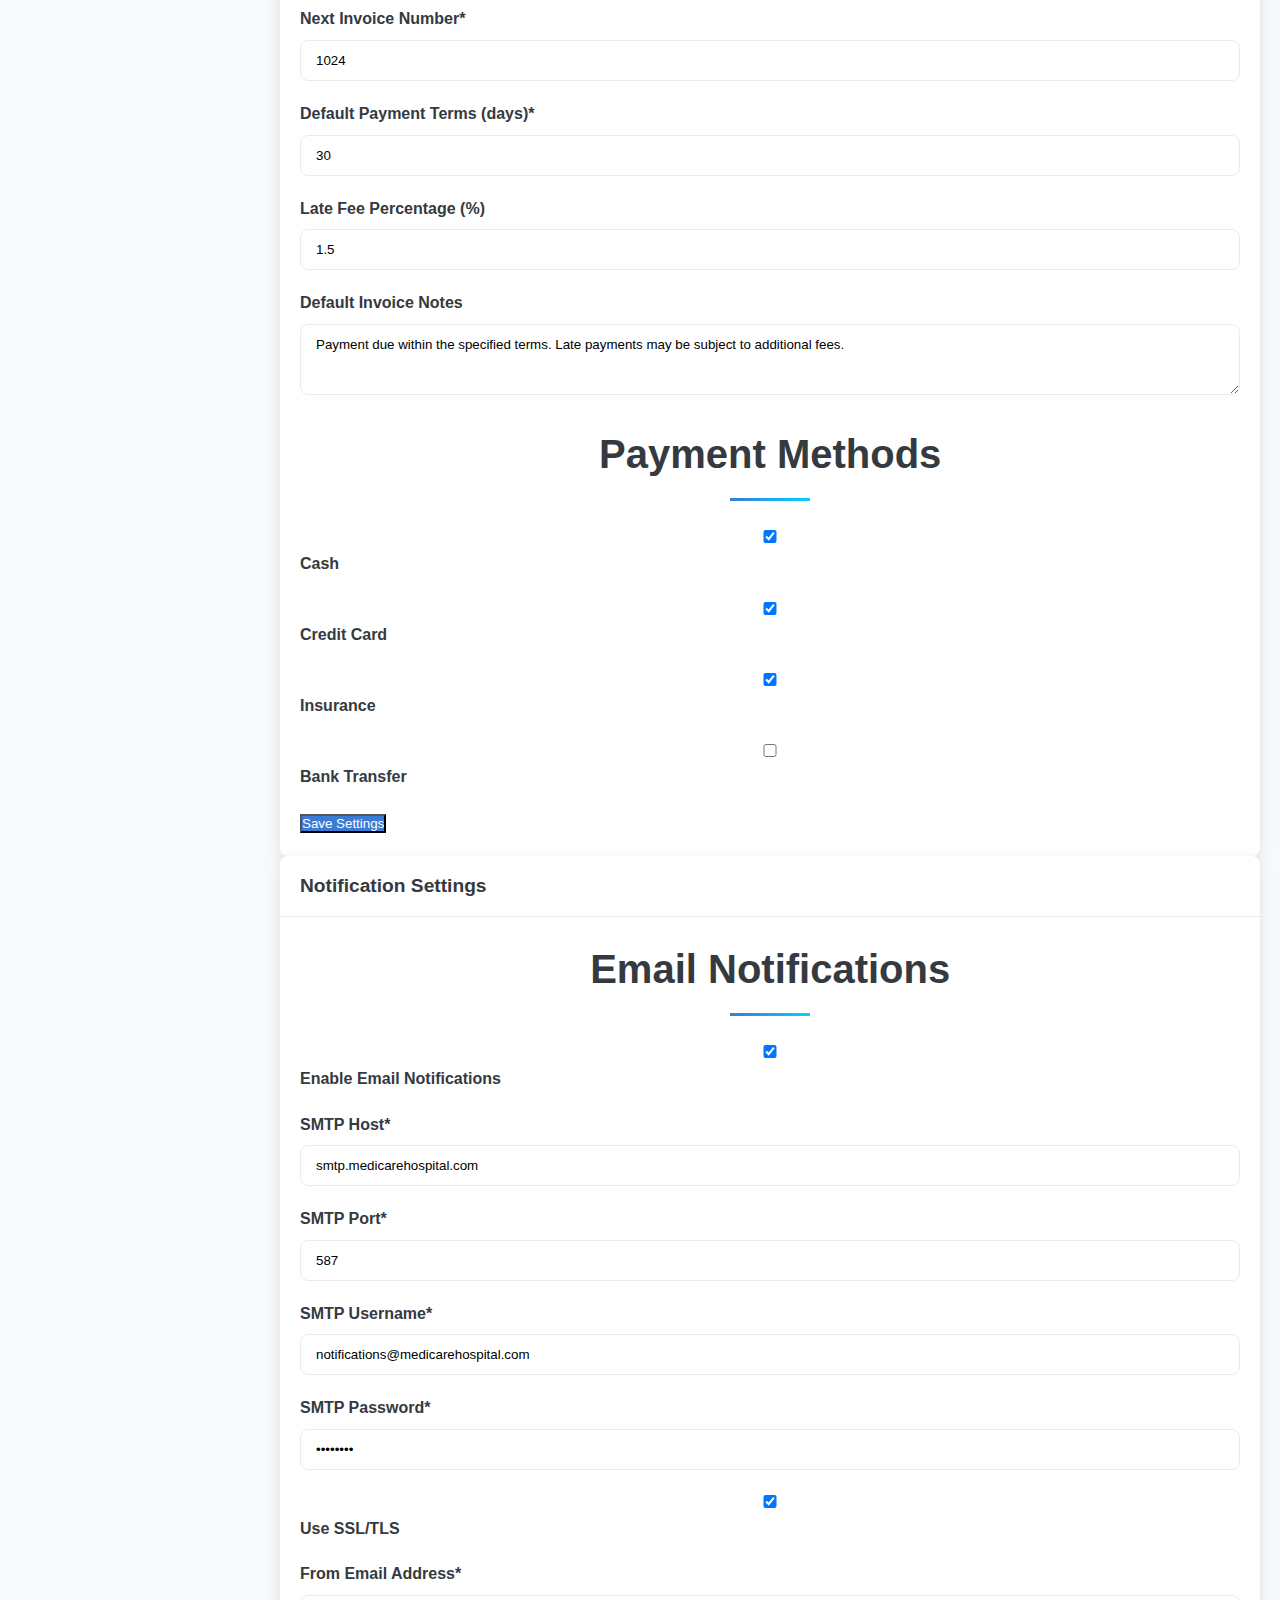
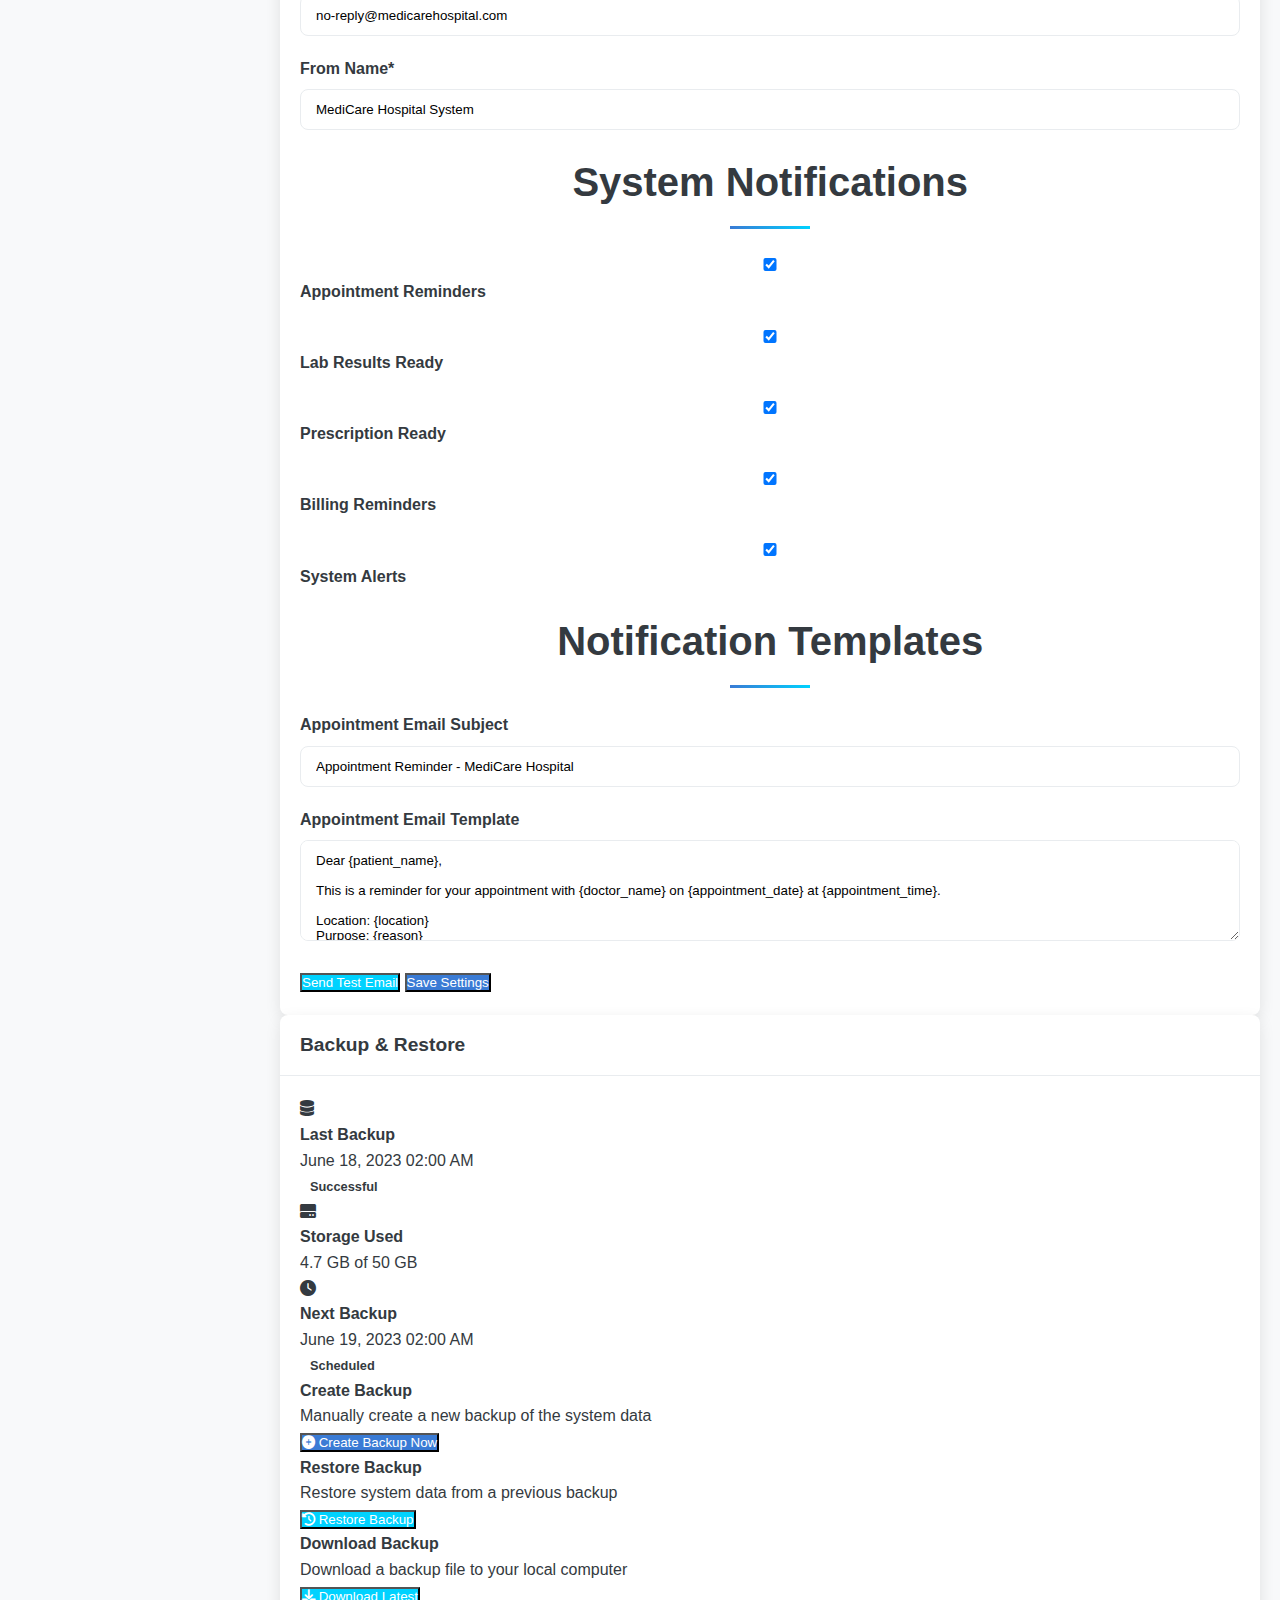
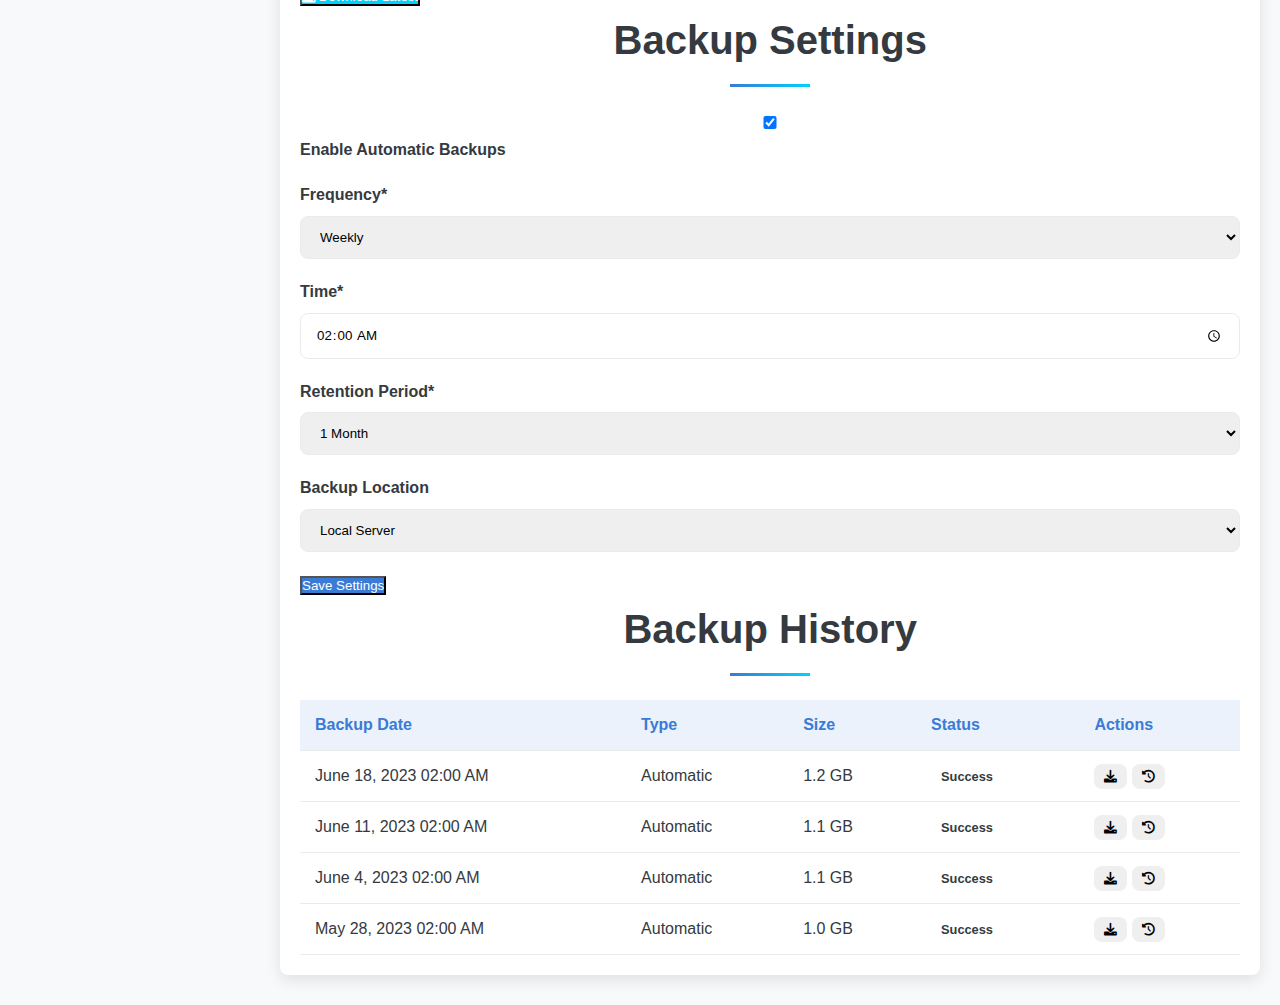
<file: frontend/assets/settings.html>
<!DOCTYPE html>
<html lang="en">
<head>
    <meta charset="UTF-8">
    <meta name="viewport" content="width=device-width, initial-scale=1.0">
    <title>MediCare Hospital - Settings</title>
    <link rel="stylesheet" href="https://cdnjs.cloudflare.com/ajax/libs/font-awesome/6.0.0-beta3/css/all.min.css">
    <link rel="stylesheet" href="css/style.css">
    <link rel="stylesheet" href="css/animations.css">
</head>
<body class="dashboard">
    <div class="preloader">
        <div class="loader"></div>
    </div>

    <div class="dashboard-container">
        <aside class="sidebar">
            <div class="sidebar-header">
                <div class="logo">
                    <i class="fas fa-hospital-alt"></i>
                    <span>MediCare</span>
                </div>
            </div>
            <nav class="sidebar-nav">
                <ul>
                    <li>
                        <a href="dashboard.html">
                            <i class="fas fa-tachometer-alt"></i>
                            <span>Dashboard</span>
                        </a>
                    </li>
                    <li>
                        <a href="patients.html">
                            <i class="fas fa-procedures"></i>
                            <span>Patients</span>
                        </a>
                    </li>
                    <li>
                        <a href="doctors.html">
                            <i class="fas fa-user-md"></i>
                            <span>Doctors</span>
                        </a>
                    </li>
                    <li>
                        <a href="appointments.html">
                            <i class="fas fa-calendar-check"></i>
                            <span>Appointments</span>
                        </a>
                    </li>
                    <li>
                        <a href="pharmacy.html">
                            <i class="fas fa-pills"></i>
                            <span>Pharmacy</span>
                        </a>
                    </li>
                    <li>
                        <a href="medical-records.html">
                            <i class="fas fa-file-medical"></i>
                            <span>Medical Records</span>
                        </a>
                    </li>
                    <li>
                        <a href="wa.html">
                            <i class="fas fa-bed"></i>
                            <span>ward beds</span>
                        </a>
                    </li>
                    <li>
                        <a href="charts.html">
                            <i class="fas fa-chart-bar"></i>
                            <span>Analytics</span>
                        </a>
                    </li>
                    <li> <class="active">
                        <a href="settings.html">
                            <i class="fas fa-cog"></i>
                            <span>Settings</span>
                        </a>
                    </li>
                </ul>
            </nav>
            <div class="sidebar-footer">
                <a href="#" id="logout">
                    <i class="fas fa-sign-out-alt"></i>
                    <span>Logout</span>
                </a>
            </div>
        </aside>

        <main class="main-content">
            <header class="main-header">
                <div class="header-left">
                    <div class="menu-toggle">
                        <i class="fas fa-bars"></i>
                    </div>
                    <h2>System Settings</h2>
                </div>
                <div class="header-right">
                    <div class="search-box">
                        <i class="fas fa-search"></i>
                        <input type="text" placeholder="Search settings..." id="settingsSearch">
                    </div>
                    <div class="user-profile">
                        <div class="notification">
                            <i class="fas fa-bell"></i>
                            <span class="badge">1</span>
                        </div>
                        <div class="profile-dropdown">
                            <img src="images/user-avatar.jpg" alt="User Avatar">
                            <span>System Admin</span>
                            <i class="fas fa-chevron-down"></i>
                            <div class="dropdown-menu">
                                <a href="#"><i class="fas fa-user"></i> Profile</a>
                                <a href="settings.html"><i class="fas fa-cog"></i> Settings</a>
                                <a href="#" id="logout"><i class="fas fa-sign-out-alt"></i> Logout</a>
                            </div>
                        </div>
                    </div>
                </div>
            </header>

            <div class="content">
                <div class="settings-tabs">
                    <div class="tabs-header">
                        <button class="tab-btn active" data-tab="general">General</button>
                        <button class="tab-btn" data-tab="users">Users & Roles</button>
                        <button class="tab-btn" data-tab="hospital">Hospital Info</button>
                        <button class="tab-btn" data-tab="billing">Billing</button>
                        <button class="tab-btn" data-tab="notifications">Notifications</button>
                        <button class="tab-btn" data-tab="backup">Backup</button>
                    </div>
                    
                    <!-- General Settings Tab -->
                    <div class="tab-content active" id="general-tab">
                        <div class="card">
                            <div class="card-header">
                                <h3>General Settings</h3>
                            </div>
                            <div class="card-body">
                                <form id="generalSettingsForm">
                                    <div class="form-group">
                                        <label for="systemLanguage">System Language</label>
                                        <select id="systemLanguage">
                                            <option value="en">English</option>
                                            <option value="es">Spanish</option>
                                            <option value="fr">French</option>
                                            <option value="de">German</option>
                                        </select>
                                    </div>
                                    <div class="form-group">
                                        <label for="timezone">Timezone</label>
                                        <select id="timezone">
                                            <option value="UTC-5">(UTC-05:00) Eastern Time</option>
                                            <option value="UTC-6">(UTC-06:00) Central Time</option>
                                            <option value="UTC-7">(UTC-07:00) Mountain Time</option>
                                            <option value="UTC-8">(UTC-08:00) Pacific Time</option>
                                        </select>
                                    </div>
                                    <div class="form-group">
                                        <label for="dateFormat">Date Format</label>
                                        <select id="dateFormat">
                                            <option value="MM/DD/YYYY">MM/DD/YYYY (12/31/2023)</option>
                                            <option value="DD/MM/YYYY">DD/MM/YYYY (31/12/2023)</option>
                                            <option value="YYYY-MM-DD">YYYY-MM-DD (2023-12-31)</option>
                                        </select>
                                    </div>
                                    <div class="form-group">
                                        <label for="timeFormat">Time Format</label>
                                        <select id="timeFormat">
                                            <option value="12">12-hour (3:45 PM)</option>
                                            <option value="24">24-hour (15:45)</option>
                                        </select>
                                    </div>
                                    <div class="form-group">
                                        <label for="recordsPerPage">Records Per Page</label>
                                        <input type="number" id="recordsPerPage" min="5" max="100" value="25">
                                    </div>
                                    <div class="form-group checkbox-group">
                                        <input type="checkbox" id="darkMode" checked>
                                        <label for="darkMode">Enable Dark Mode</label>
                                    </div>
                                    <div class="form-group checkbox-group">
                                        <input type="checkbox" id="animations" checked>
                                        <label for="animations">Enable Animations</label>
                                    </div>
                                    <div class="form-actions">
                                        <button type="button" class="btn-secondary" id="resetGeneralSettings">Reset to Defaults</button>
                                        <button type="submit" class="btn-primary">Save Changes</button>
                                    </div>
                                </form>
                            </div>
                        </div>
                    </div>
                    
                    <!-- Users & Roles Tab -->
                    <div class="tab-content" id="users-tab">
                        <div class="card">
                            <div class="card-header">
                                <h3>User Management</h3>
                                <div class="header-actions">
                                    <button class="btn-primary" id="addUser">
                                        <i class="fas fa-plus"></i> Add User
                                    </button>
                                </div>
                            </div>
                            <div class="card-body">
                                <div class="table-responsive">
                                    <table id="usersTable">
                                        <thead>
                                            <tr>
                                                <th>User ID</th>
                                                <th>Name</th>
                                                <th>Email</th>
                                                <th>Role</th>
                                                <th>Department</th>
                                                <th>Last Login</th>
                                                <th>Status</th>
                                                <th>Actions</th>
                                            </tr>
                                        </thead>
                                        <tbody>
                                            <tr>
                                                <td>1001</td>
                                                <td>
                                                    <div class="user-avatar">
                                                        <img src="images/user-avatar.jpg" alt="User Avatar">
                                                        <span>Admin User</span>
                                                    </div>
                                                </td>
                                                <td>admin@medicare.com</td>
                                                <td>System Administrator</td>
                                                <td>IT</td>
                                                <td>Today, 09:42 AM</td>
                                                <td><span class="status-badge status-active">Active</span></td>
                                                <td>
                                                    <button class="action-btn edit edit-user">
                                                        <i class="fas fa-edit"></i>
                                                    </button>
                                                    <button class="action-btn delete delete-user">
                                                        <i class="fas fa-trash"></i>
                                                    </button>
                                                </td>
                                            </tr>
                                            <tr>
                                                <td>1002</td>
                                                <td>
                                                    <div class="user-avatar">
                                                        <img src="images/doctor-avatar.jpg" alt="User Avatar">
                                                        <span>Dr. Robert Johnson</span>
                                                    </div>
                                                </td>
                                                <td>r.johnson@medicare.com</td>
                                                <td>Doctor</td>
                                                <td>Cardiology</td>
                                                <td>Yesterday, 04:15 PM</td>
                                                <td><span class="status-badge status-active">Active</span></td>
                                                <td>
                                                    <button class="action-btn edit edit-user">
                                                        <i class="fas fa-edit"></i>
                                                    </button>
                                                    <button class="action-btn delete delete-user">
                                                        <i class="fas fa-trash"></i>
                                                    </button>
                                                </td>
                                            </tr>
                                            <tr>
                                                <td>1003</td>
                                                <td>
                                                    <div class="user-avatar">
                                                        <img src="images/nurse-avatar.jpg" alt="User Avatar">
                                                        <span>Sarah Williams</span>
                                                    </div>
                                                </td>
                                                <td>s.williams@medicare.com</td>
                                                <td>Nurse</td>
                                                <td>Emergency</td>
                                                <td>2 days ago</td>
                                                <td><span class="status-badge status-active">Active</span></td>
                                                <td>
                                                    <button class="action-btn edit edit-user">
                                                        <i class="fas fa-edit"></i>
                                                    </button>
                                                    <button class="action-btn delete delete-user">
                                                        <i class="fas fa-trash"></i>
                                                    </button>
                                                </td>
                                            </tr>
                                            <tr>
                                                <td>1004</td>
                                                <td>
                                                    <div class="user-avatar">
                                                        <img src="images/pharmacist-avatar.jpg" alt="User Avatar">
                                                        <span>Michael Brown</span>
                                                    </div>
                                                </td>
                                                <td>m.brown@medicare.com</td>
                                                <td>Pharmacist</td>
                                                <td>Pharmacy</td>
                                                <td>1 week ago</td>
                                                <td><span class="status-badge status-inactive">Inactive</span></td>
                                                <td>
                                                    <button class="action-btn edit edit-user">
                                                        <i class="fas fa-edit"></i>
                                                    </button>
                                                    <button class="action-btn delete delete-user">
                                                        <i class="fas fa-trash"></i>
                                                    </button>
                                                </td>
                                            </tr>
                                        </tbody>
                                    </table>
                                </div>
                            </div>
                        </div>

                        <div class="card mt-4">
                            <div class="card-header">
                                <h3>Role Permissions</h3>
                            </div>
                            <div class="card-body">
                                <div class="table-responsive">
                                    <table id="rolesTable">
                                        <thead>
                                            <tr>
                                                <th>Role</th>
                                                <th>Dashboard</th>
                                                <th>Patients</th>
                                                <th>Doctors</th>
                                                <th>Appointments</th>
                                                <th>Pharmacy</th>
                                                <th>Records</th>
                                                <th>Settings</th>
                                                <th>Actions</th>
                                            </tr>
                                        </thead>
                                        <tbody>
                                            <tr>
                                                <td>System Administrator</td>
                                                <td><i class="fas fa-check text-success"></i></td>
                                                <td><i class="fas fa-check text-success"></i></td>
                                                <td><i class="fas fa-check text-success"></i></td>
                                                <td><i class="fas fa-check text-success"></i></td>
                                                <td><i class="fas fa-check text-success"></i></td>
                                                <td><i class="fas fa-check text-success"></i></td>
                                                <td><i class="fas fa-check text-success"></i></td>
                                                <td>
                                                    <button class="action-btn edit edit-role">
                                                        <i class="fas fa-edit"></i>
                                                    </button>
                                                </td>
                                            </tr>
                                            <tr>
                                                <td>Doctor</td>
                                                <td><i class="fas fa-check text-success"></i></td>
                                                <td><i class="fas fa-check text-success"></i></td>
                                                <td><i class="fas fa-times text-muted"></i></td>
                                                <td><i class="fas fa-check text-success"></i></td>
                                                <td><i class="fas fa-check text-success"></i></td>
                                                <td><i class="fas fa-check text-success"></i></td>
                                                <td><i class="fas fa-times text-muted"></i></td>
                                                <td>
                                                    <button class="action-btn edit edit-role">
                                                        <i class="fas fa-edit"></i>
                                                    </button>
                                                </td>
                                            </tr>
                                            <tr>
                                                <td>Nurse</td>
                                                <td><i class="fas fa-check text-success"></i></td>
                                                <td><i class="fas fa-check text-success"></i></td>
                                                <td><i class="fas fa-times text-muted"></i></td>
                                                <td><i class="fas fa-check text-success"></i></td>
                                                <td><i class="fas fa-check text-success"></i></td>
                                                <td><i class="fas fa-check text-success"></i></td>
                                                <td><i class="fas fa-times text-muted"></i></td>
                                                <td>
                                                    <button class="action-btn edit edit-role">
                                                        <i class="fas fa-edit"></i>
                                                    </button>
                                                </td>
                                            </tr>
                                            <tr>
                                                <td>Pharmacist</td>
                                                <td><i class="fas fa-check text-success"></i></td>
                                                <td><i class="fas fa-times text-muted"></i></td>
                                                <td><i class="fas fa-times text-muted"></i></td>
                                                <td><i class="fas fa-times text-muted"></i></td>
                                                <td><i class="fas fa-check text-success"></i></td>
                                                <td><i class="fas fa-check text-success"></i></td>
                                                <td><i class="fas fa-times text-muted"></i></td>
                                                <td>
                                                    <button class="action-btn edit edit-role">
                                                        <i class="fas fa-edit"></i>
                                                    </button>
                                                </td>
                                            </tr>
                                            <tr>
                                                <td>Receptionist</td>
                                                <td><i class="fas fa-check text-success"></i></td>
                                                <td><i class="fas fa-check text-success"></i></td>
                                                <td><i class="fas fa-times text-muted"></i></td>
                                                <td><i class="fas fa-check text-success"></i></td>
                                                <td><i class="fas fa-times text-muted"></i></td>
                                                <td><i class="fas fa-check text-success"></i></td>
                                                <td><i class="fas fa-times text-muted"></i></td>
                                                <td>
                                                    <button class="action-btn edit edit-role">
                                                        <i class="fas fa-edit"></i>
                                                    </button>
                                                </td>
                                            </tr>
                                        </tbody>
                                    </table>
                                </div>
                            </div>
                        </div>
                    </div>
                    
                    <!-- Hospital Information Tab -->
                    <div class="tab-content" id="hospital-tab">
                        <div class="card">
                            <div class="card-header">
                                <h3>Hospital Information</h3>
                            </div>
                            <div class="card-body">
                                <form id="hospitalInfoForm">
                                    <div class="form-group">
                                        <label for="hospitalName">Hospital Name*</label>
                                        <input type="text" id="hospitalName" value="MediCare General Hospital" required>
                                    </div>
                                    <div class="form-group">
                                        <label for="hospitalLogo">Hospital Logo</label>
                                        <div class="logo-upload">
                                            <img src="images/hospital-logo.png" id="logoPreview" alt="Hospital Logo">
                                            <div class="upload-controls">
                                                <input type="file" id="hospitalLogo" accept="image/*">
                                                <button type="button" class="btn-secondary" id="uploadLogoBtn">Upload New Logo</button>
                                                <button type="button" class="btn-text" id="removeLogoBtn">Remove Logo</button>
                                            </div>
                                        </div>
                                    </div>
                                    <div class="form-row">
                                        <div class="form-group">
                                            <label for="hospitalAddress">Address*</label>
                                            <input type="text" id="hospitalAddress" value="123 Medical Center Drive" required>
                                        </div>
                                        <div class="form-group">
                                            <label for="hospitalCity">City*</label>
                                            <input type="text" id="hospitalCity" value="Boston" required>
                                        </div>
                                    </div>
                                    <div class="form-row">
                                        <div class="form-group">
                                            <label for="hospitalState">State/Province*</label>
                                            <input type="text" id="hospitalState" value="Massachusetts" required>
                                        </div>
                                        <div class="form-group">
                                            <label for="hospitalZip">ZIP/Postal Code*</label>
                                            <input type="text" id="hospitalZip" value="02115" required>
                                        </div>
                                    </div>
                                    <div class="form-row">
                                        <div class="form-group">
                                            <label for="hospitalCountry">Country*</label>
                                            <select id="hospitalCountry" required>
                                                <option value="US" selected>United States</option>
                                                <option value="CA">Canada</option>
                                                <option value="UK">United Kingdom</option>
                                                <!-- More countries would be listed here -->
                                            </select>
                                        </div>
                                        <div class="form-group">
                                            <label for="hospitalPhone">Phone*</label>
                                            <input type="tel" id="hospitalPhone" value="+1 (617) 555-1234" required>
                                        </div>
                                    </div>
                                    <div class="form-group">
                                        <label for="hospitalEmail">Email*</label>
                                        <input type="email" id="hospitalEmail" value="info@medicarehospital.com" required>
                                    </div>
                                    <div class="form-group">
                                        <label for="hospitalWebsite">Website</label>
                                        <input type="url" id="hospitalWebsite" value="https://www.medicarehospital.com">
                                    </div>
                                    <div class="form-group">
                                        <label for="hospitalAbout">About Hospital</label>
                                        <textarea id="hospitalAbout" rows="4">MediCare General Hospital is a leading healthcare provider committed to delivering exceptional patient care with state-of-the-art facilities and a team of highly skilled medical professionals.</textarea>
                                    </div>
                                    <div class="form-actions">
                                        <button type="submit" class="btn-primary">Save Information</button>
                                    </div>
                                </form>
                            </div>
                        </div>
                    </div>
                    
                    <!-- Billing Settings Tab -->
                    <div class="tab-content" id="billing-tab">
                        <div class="card">
                            <div class="card-header">
                                <h3>Billing & Payment Settings</h3>
                            </div>
                            <div class="card-body">
                                <form id="billingSettingsForm">
                                    <div class="form-group">
                                        <label for="currency">Currency*</label>
                                        <select id="currency" required>
                                            <option value="USD" selected>US Dollar (USD)</option>
                                            <option value="EUR">Euro (EUR)</option>
                                            <option value="GBP">British Pound (GBP)</option>
                                            <option value="CAD">Canadian Dollar (CAD)</option>
                                        </select>
                                    </div>
                                    <div class="form-group">
                                        <label for="taxRate">Tax Rate (%)*</label>
                                        <input type="number" id="taxRate" min="0" max="50" step="0.01" value="7.5" required>
                                    </div>
                                    <div class="form-group checkbox-group">
                                        <input type="checkbox" id="enableTax" checked>
                                        <label for="enableTax">Enable Tax Calculation</label>
                                    </div>
                                    <div class="form-group">
                                        <label for="invoicePrefix">Invoice Prefix*</label>
                                        <input type="text" id="invoicePrefix" value="INV-" required>
                                    </div>
                                    <div class="form-group">
                                        <label for="nextInvoiceNumber">Next Invoice Number*</label>
                                        <input type="number" id="nextInvoiceNumber" min="1" value="1024" required>
                                    </div>
                                    <div class="form-group">
                                        <label for="paymentTerms">Default Payment Terms (days)*</label>
                                        <input type="number" id="paymentTerms" min="0" value="30" required>
                                    </div>
                                    <div class="form-group">
                                        <label for="lateFee">Late Fee Percentage (%)</label>
                                        <input type="number" id="lateFee" min="0" max="20" step="0.1" value="1.5">
                                    </div>
                                    <div class="form-group">
                                        <label for="billingNotes">Default Invoice Notes</label>
                                        <textarea id="billingNotes" rows="3">Payment due within the specified terms. Late payments may be subject to additional fees.</textarea>
                                    </div>
                                    <h4 class="section-title">Payment Methods</h4>
                                    <div class="form-group checkbox-group">
                                        <input type="checkbox" id="cashPayment" checked>
                                        <label for="cashPayment">Cash</label>
                                    </div>
                                    <div class="form-group checkbox-group">
                                        <input type="checkbox" id="creditCardPayment" checked>
                                        <label for="creditCardPayment">Credit Card</label>
                                    </div>
                                    <div class="form-group checkbox-group">
                                        <input type="checkbox" id="insurancePayment" checked>
                                        <label for="insurancePayment">Insurance</label>
                                    </div>
                                    <div class="form-group checkbox-group">
                                        <input type="checkbox" id="bankTransferPayment">
                                        <label for="bankTransferPayment">Bank Transfer</label>
                                    </div>
                                    <div class="form-actions">
                                        <button type="submit" class="btn-primary">Save Settings</button>
                                    </div>
                                </form>
                            </div>
                        </div>
                    </div>
                    
                    <!-- Notifications Tab -->
                    <div class="tab-content" id="notifications-tab">
                        <div class="card">
                            <div class="card-header">
                                <h3>Notification Settings</h3>
                            </div>
                            <div class="card-body">
                                <form id="notificationSettingsForm">
                                    <h4 class="section-title">Email Notifications</h4>
                                    <div class="form-group checkbox-group">
                                        <input type="checkbox" id="emailNotifications" checked>
                                        <label for="emailNotifications">Enable Email Notifications</label>
                                    </div>
                                    <div class="form-group">
                                        <label for="smtpHost">SMTP Host*</label>
                                        <input type="text" id="smtpHost" value="smtp.medicarehospital.com" required>
                                    </div>
                                    <div class="form-group">
                                        <label for="smtpPort">SMTP Port*</label>
                                        <input type="number" id="smtpPort" value="587" required>
                                    </div>
                                    <div class="form-group">
                                        <label for="smtpUsername">SMTP Username*</label>
                                        <input type="text" id="smtpUsername" value="notifications@medicarehospital.com" required>
                                    </div>
                                    <div class="form-group">
                                        <label for="smtpPassword">SMTP Password*</label>
                                        <input type="password" id="smtpPassword" value="********" required>
                                    </div>
                                    <div class="form-group checkbox-group">
                                        <input type="checkbox" id="smtpSSL" checked>
                                        <label for="smtpSSL">Use SSL/TLS</label>
                                    </div>
                                    <div class="form-group">
                                        <label for="fromEmail">From Email Address*</label>
                                        <input type="email" id="fromEmail" value="no-reply@medicarehospital.com" required>
                                    </div>
                                    <div class="form-group">
                                        <label for="fromName">From Name*</label>
                                        <input type="text" id="fromName" value="MediCare Hospital System" required>
                                    </div>
                                    
                                    <h4 class="section-title">System Notifications</h4>
                                    <div class="form-group checkbox-group">
                                        <input type="checkbox" id="appointmentReminders" checked>
                                        <label for="appointmentReminders">Appointment Reminders</label>
                                    </div>
                                    <div class="form-group checkbox-group">
                                        <input type="checkbox" id="labResultsReady" checked>
                                        <label for="labResultsReady">Lab Results Ready</label>
                                    </div>
                                    <div class="form-group checkbox-group">
                                        <input type="checkbox" id="prescriptionReady" checked>
                                        <label for="prescriptionReady">Prescription Ready</label>
                                    </div>
                                    <div class="form-group checkbox-group">
                                        <input type="checkbox" id="billingReminders" checked>
                                        <label for="billingReminders">Billing Reminders</label>
                                    </div>
                                    <div class="form-group checkbox-group">
                                        <input type="checkbox" id="systemAlerts" checked>
                                        <label for="systemAlerts">System Alerts</label>
                                    </div>
                                    
                                    <h4 class="section-title">Notification Templates</h4>
                                    <div class="form-group">
                                        <label for="appointmentSubject">Appointment Email Subject</label>
                                        <input type="text" id="appointmentSubject" value="Appointment Reminder - MediCare Hospital">
                                    </div>
                                    <div class="form-group">
                                        <label for="appointmentTemplate">Appointment Email Template</label>
                                        <textarea id="appointmentTemplate" rows="5">Dear {patient_name},

This is a reminder for your appointment with {doctor_name} on {appointment_date} at {appointment_time}.

Location: {location}
Purpose: {reason}

Please arrive 15 minutes early. To reschedule, call {hospital_phone}.

Thank you,
{hospital_name}</textarea>
                                    </div>
                                    <div class="form-actions">
                                        <button type="button" class="btn-secondary" id="testEmailBtn">Send Test Email</button>
                                        <button type="submit" class="btn-primary">Save Settings</button>
                                    </div>
                                </form>
                            </div>
                        </div>
                    </div>
                    
                    <!-- Backup Tab -->
                    <div class="tab-content" id="backup-tab">
                        <div class="card">
                            <div class="card-header">
                                <h3>Backup & Restore</h3>
                            </div>
                            <div class="card-body">
                                <div class="backup-status">
                                    <div class="status-card">
                                        <div class="status-icon">
                                            <i class="fas fa-database"></i>
                                        </div>
                                        <div class="status-info">
                                            <h4>Last Backup</h4>
                                            <p>June 18, 2023 02:00 AM</p>
                                            <span class="status-badge status-success">Successful</span>
                                        </div>
                                    </div>
                                    <div class="status-card">
                                        <div class="status-icon">
                                            <i class="fas fa-hdd"></i>
                                        </div>
                                        <div class="status-info">
                                            <h4>Storage Used</h4>
                                            <p>4.7 GB of 50 GB</p>
                                            <div class="progress-bar">
                                                <div class="progress" style="width: 9.4%"></div>
                                            </div>
                                        </div>
                                    </div>
                                    <div class="status-card">
                                        <div class="status-icon">
                                            <i class="fas fa-clock"></i>
                                        </div>
                                        <div class="status-info">
                                            <h4>Next Backup</h4>
                                            <p>June 19, 2023 02:00 AM</p>
                                            <span class="status-badge status-info">Scheduled</span>
                                        </div>
                                    </div>
                                </div>
                                
                                <div class="backup-actions">
                                    <div class="action-card">
                                        <h4>Create Backup</h4>
                                        <p>Manually create a new backup of the system data</p>
                                        <button class="btn-primary" id="createBackupBtn">
                                            <i class="fas fa-plus-circle"></i> Create Backup Now
                                        </button>
                                    </div>
                                    <div class="action-card">
                                        <h4>Restore Backup</h4>
                                        <p>Restore system data from a previous backup</p>
                                        <button class="btn-secondary" id="restoreBackupBtn">
                                            <i class="fas fa-history"></i> Restore Backup
                                        </button>
                                    </div>
                                    <div class="action-card">
                                        <h4>Download Backup</h4>
                                        <p>Download a backup file to your local computer</p>
                                        <button class="btn-secondary" id="downloadBackupBtn">
                                            <i class="fas fa-download"></i> Download Latest
                                        </button>
                                    </div>
                                </div>
                                
                                <div class="backup-settings">
                                    <h4 class="section-title">Backup Settings</h4>
                                    <form id="backupSettingsForm">
                                        <div class="form-group checkbox-group">
                                            <input type="checkbox" id="autoBackup" checked>
                                            <label for="autoBackup">Enable Automatic Backups</label>
                                        </div>
                                        <div class="form-row">
                                            <div class="form-group">
                                                <label for="backupFrequency">Frequency*</label>
                                                <select id="backupFrequency" required>
                                                    <option value="daily">Daily</option>
                                                    <option value="weekly" selected>Weekly</option>
                                                    <option value="monthly">Monthly</option>
                                                </select>
                                            </div>
                                            <div class="form-group">
                                                <label for="backupTime">Time*</label>
                                                <input type="time" id="backupTime" value="02:00" required>
                                            </div>
                                        </div>
                                        <div class="form-group">
                                            <label for="backupRetention">Retention Period*</label>
                                            <select id="backupRetention" required>
                                                <option value="7">1 Week</option>
                                                <option value="14">2 Weeks</option>
                                                <option value="30" selected>1 Month</option>
                                                <option value="90">3 Months</option>
                                                <option value="180">6 Months</option>
                                                <option value="365">1 Year</option>
                                            </select>
                                        </div>
                                        <div class="form-group">
                                            <label for="backupLocation">Backup Location</label>
                                            <select id="backupLocation">
                                                <option value="local" selected>Local Server</option>
                                                <option value="aws">Amazon S3</option>
                                                <option value="google">Google Drive</option>
                                                <option value="dropbox">Dropbox</option>
                                            </select>
                                        </div>
                                        <div id="awsSettings" class="cloud-settings" style="display: none;">
                                            <div class="form-group">
                                                <label for="awsAccessKey">AWS Access Key</label>
                                                <input type="text" id="awsAccessKey">
                                            </div>
                                            <div class="form-group">
                                                <label for="awsSecretKey">AWS Secret Key</label>
                                                <input type="password" id="awsSecretKey">
                                            </div>
                                            <div class="form-group">
                                                <label for="awsBucket">S3 Bucket Name</label>
                                                <input type="text" id="awsBucket">
                                            </div>
                                        </div>
                                        <div id="googleSettings" class="cloud-settings" style="display: none;">
                                            <div class="form-group">
                                                <label for="googleClientId">Google Client ID</label>
                                                <input type="text" id="googleClientId">
                                            </div>
                                            <div class="form-group">
                                                <label for="googleClientSecret">Google Client Secret</label>
                                                <input type="password" id="googleClientSecret">
                                            </div>
                                            <div class="form-group">
                                                <label for="googleFolderId">Google Drive Folder ID</label>
                                                <input type="text" id="googleFolderId">
                                            </div>
                                        </div>
                                        <div class="form-actions">
                                            <button type="submit" class="btn-primary">Save Settings</button>
                                        </div>
                                    </form>
                                </div>
                                
                                <div class="backup-history">
                                    <h4 class="section-title">Backup History</h4>
                                    <div class="table-responsive">
                                        <table id="backupHistoryTable">
                                            <thead>
                                                <tr>
                                                    <th>Backup Date</th>
                                                    <th>Type</th>
                                                    <th>Size</th>
                                                    <th>Status</th>
                                                    <th>Actions</th>
                                                </tr>
                                            </thead>
                                            <tbody>
                                                <tr>
                                                    <td>June 18, 2023 02:00 AM</td>
                                                    <td>Automatic</td>
                                                    <td>1.2 GB</td>
                                                    <td><span class="status-badge status-success">Success</span></td>
                                                    <td>
                                                        <button class="action-btn download">
                                                            <i class="fas fa-download"></i>
                                                        </button>
                                                        <button class="action-btn restore">
                                                            <i class="fas fa-history"></i>
                                                        </button>
                                                    </td>
                                                </tr>
                                                <tr>
                                                    <td>June 11, 2023 02:00 AM</td>
                                                    <td>Automatic</td>
                                                    <td>1.1 GB</td>
                                                    <td><span class="status-badge status-success">Success</span></td>
                                                    <td>
                                                        <button class="action-btn download">
                                                            <i class="fas fa-download"></i>
                                                        </button>
                                                        <button class="action-btn restore">
                                                            <i class="fas fa-history"></i>
                                                        </button>
                                                    </td>
                                                </tr>
                                                <tr>
                                                    <td>June 4, 2023 02:00 AM</td>
                                                    <td>Automatic</td>
                                                    <td>1.1 GB</td>
                                                    <td><span class="status-badge status-success">Success</span></td>
                                                    <td>
                                                        <button class="action-btn download">
                                                            <i class="fas fa-download"></i>
                                                        </button>
                                                        <button class="action-btn restore">
                                                            <i class="fas fa-history"></i>
                                                        </button>
                                                    </td>
                                                </tr>
                                                <tr>
                                                    <td>May 28, 2023 02:00 AM</td>
                                                    <td>Automatic</td>
                                                    <td>1.0 GB</td>
                                                    <td><span class="status-badge status-success">Success</span></td>
                                                    <td>
                                                        <button class="action-btn download">
                                                            <i class="fas fa-download"></i>
                                                        </button>
                                                        <button class="action-btn restore">
                                                            <i class="fas fa-history"></i>
                                                        </button>
                                                    </td>
                                                </tr>
                                            </tbody>
                                        </table>
                                    </div>
                                </div>
                            </div>
                        </div>
                    </div>
                </div>
            </div>
        </main>
    </div>

    <!-- Add/Edit User Modal -->
    <div class="modal" id="userModal">
        <div class="modal-content">
            <div class="modal-header">
                <h3 id="userModalTitle">Add New User</h3>
                <span class="modal-close">&times;</span>
            </div>
            <div class="modal-body">
                <form id="userForm">
                    <input type="hidden" id="userId">
                    <div class="form-group">
                        <label for="userAvatar">Profile Picture</label>
                        <div class="avatar-upload">
                            <img src="images/default-avatar.jpg" id="avatarPreview" alt="User Avatar">
                            <input type="file" id="userAvatar" accept="image/*">
                            <button type="button" class="btn-text" id="removeAvatarBtn">Remove</button>
                        </div>
                    </div>
                    <div class="form-row">
                        <div class="form-group">
                            <label for="firstName">First Name*</label>
                            <input type="text" id="firstName" required>
                        </div>
                        <div class="form-group">
                            <label for="lastName">Last Name*</label>
                            <input type="text" id="lastName" required>
                        </div>
                    </div>
                    <div class="form-group">
                        <label for="userEmail">Email*</label>
                        <input type="email" id="userEmail" required>
                    </div>
                    <div class="form-group">
                        <label for="userRole">Role*</label>
                        <select id="userRole" required>
                            <option value="">Select Role</option>
                            <option value="admin">System Administrator</option>
                            <option value="doctor">Doctor</option>
                            <option value="nurse">Nurse</option>
                            <option value="pharmacist">Pharmacist</option>
                            <option value="receptionist">Receptionist</option>
                        </select>
                    </div>
                    <div class="form-group">
                        <label for="userDepartment">Department</label>
                        <select id="userDepartment">
                            <option value="">Select Department</option>
                            <option value="cardiology">Cardiology</option>
                            <option value="emergency">Emergency</option>
                            <option value="pediatrics">Pediatrics</option>
                            <option value="pharmacy">Pharmacy</option>
                            <option value="radiology">Radiology</option>
                            <option value="surgery">Surgery</option>
                        </select>
                    </div>
                    <div class="form-group">
                        <label for="userStatus">Status*</label>
                        <select id="userStatus" required>
                            <option value="active" selected>Active</option>
                            <option value="inactive">Inactive</option>
                        </select>
                    </div>
                    <div class="form-group">
                        <label for="userPassword">Password*</label>
                        <input type="password" id="userPassword" required>
                    </div>
                    <div class="form-group">
                        <label for="confirmPassword">Confirm Password*</label>
                        <input type="password" id="confirmPassword" required>
                    </div>
                </form>
            </div>
            <div class="modal-footer">
                <button class="btn-secondary modal-close">Cancel</button>
                <button class="btn-primary" id="saveUser">Save User</button>
            </div>
        </div>
    </div>

    <!-- Edit Role Permissions Modal -->
    <div class="modal" id="roleModal">
        <div class="modal-content wide-modal">
            <div class="modal-header">
                <h3 id="roleModalTitle">Edit Role Permissions</h3>
                <span class="modal-close">&times;</span>
            </div>
            <div class="modal-body">
                <form id="roleForm">
                    <input type="hidden" id="roleId">
                    <div class="form-group">
                        <label for="roleName">Role Name*</label>
                        <input type="text" id="roleName" required>
                    </div>
                    
                    <h4 class="section-title">Module Permissions</h4>
                    <div class="permissions-grid">
                        <div class="permission-item">
                            <h5>Dashboard</h5>
                            <div class="checkbox-group">
                                <input type="checkbox" id="permDashboardView" checked>
                                <label for="permDashboardView">View Dashboard</label>
                            </div>
                        </div>
                        <div class="permission-item">
                            <h5>Patients</h5>
                            <div class="checkbox-group">
                                <input type="checkbox" id="permPatientsView" checked>
                                <label for="permPatientsView">View Patients</label>
                            </div>
                            <div class="checkbox-group">
                                <input type="checkbox" id="permPatientsAdd">
                                <label for="permPatientsAdd">Add Patients</label>
                            </div>
                            <div class="checkbox-group">
                                <input type="checkbox" id="permPatientsEdit">
                                <label for="permPatientsEdit">Edit Patients</label>
                            </div>
                            <div class="checkbox-group">
                                <input type="checkbox" id="permPatientsDelete">
                                <label for="permPatientsDelete">Delete Patients</label>
                            </div>
                        </div>
                        <div class="permission-item">
                            <h5>Doctors</h5>
                            <div class="checkbox-group">
                                <input type="checkbox" id="permDoctorsView">
                                <label for="permDoctorsView">View Doctors</label>
                            </div>
                            <div class="checkbox-group">
                                <input type="checkbox" id="permDoctorsAdd">
                                <label for="permDoctorsAdd">Add Doctors</label>
                            </div>
                            <div class="checkbox-group">
                                <input type="checkbox" id="permDoctorsEdit">
                                <label for="permDoctorsEdit">Edit Doctors</label>
                            </div>
                            <div class="checkbox-group">
                                <input type="checkbox" id="permDoctorsDelete">
                                <label for="permDoctorsDelete">Delete Doctors</label>
                            </div>
                        </div>
                        <div class="permission-item">
                            <h5>Appointments</h5>
                            <div class="checkbox-group">
                                <input type="checkbox" id="permAppointmentsView" checked>
                                <label for="permAppointmentsView">View Appointments</label>
                            </div>
                            <div class="checkbox-group">
                                <input type="checkbox" id="permAppointmentsAdd">
                                <label for="permAppointmentsAdd">Add Appointments</label>
                            </div>
                            <div class="checkbox-group">
                                <input type="checkbox" id="permAppointmentsEdit">
                                <label for="permAppointmentsEdit">Edit Appointments</label>
                            </div>
                            <div class="checkbox-group">
                                <input type="checkbox" id="permAppointmentsDelete">
                                <label for="permAppointmentsDelete">Delete Appointments</label>
                            </div>
                        </div>
                        <div class="permission-item">
                            <h5>Pharmacy</h5>
                            <div class="checkbox-group">
                                <input type="checkbox" id="permPharmacyView">
                                <label for="permPharmacyView">View Pharmacy</label>
                            </div>
                            <div class="checkbox-group">
                                <input type="checkbox" id="permPharmacyAdd">
                                <label for="permPharmacyAdd">Add Medicines</label>
                            </div>
                            <div class="checkbox-group">
                                <input type="checkbox" id="permPharmacyEdit">
                                <label for="permPharmacyEdit">Edit Medicines</label>
                            </div>
                            <div class="checkbox-group">
                                <input type="checkbox" id="permPharmacyDelete">
                                <label for="permPharmacyDelete">Delete Medicines</label>
                            </div>
                        </div>
                        <div class="permission-item">
                            <h5>Medical Records</h5>
                            <div class="checkbox-group">
                                <input type="checkbox" id="permRecordsView">
                                <label for="permRecordsView">View Records</label>
                            </div>
                            <div class="checkbox-group">
                                <input type="checkbox" id="permRecordsAdd">
                                <label for="permRecordsAdd">Add Records</label>
                            </div>
                            <div class="checkbox-group">
                                <input type="checkbox" id="permRecordsEdit">
                                <label for="permRecordsEdit">Edit Records</label>
                            </div>
                            <div class="checkbox-group">
                                <input type="checkbox" id="permRecordsDelete">
                                <label for="permRecordsDelete">Delete Records</label>
                            </div>
                        </div>
                        <div class="permission-item">
                            <h5>Settings</h5>
                            <div class="checkbox-group">
                                <input type="checkbox" id="permSettingsView">
                                <label for="permSettingsView">View Settings</label>
                            </div>
                            <div class="checkbox-group">
                                <input type="checkbox" id="permSettingsEdit">
                                <label for="permSettingsEdit">Edit Settings</label>
                            </div>
                        </div>
                    </div>
                </form>
            </div>
            <div class="modal-footer">
                <button class="btn-secondary modal-close">Cancel</button>
                <button class="btn-primary" id="saveRole">Save Permissions</button>
            </div>
        </div>
    </div>

    <!-- Confirmation Modal -->
    <div class="modal" id="confirmModal">
        <div class="modal-content">
            <div class="modal-header">
                <h3>Confirm Action</h3>
                <span class="modal-close">&times;</span>
            </div>
            <div class="modal-body">
                <p id="confirmMessage">Are you sure you want to delete this user?</p>
            </div>
            <div class="modal-footer">
                <button class="btn-secondary modal-close">Cancel</button>
                <button class="btn-danger" id="confirmAction">Confirm</button>
            </div>
        </div>
    </div>

    <!-- Backup Progress Modal -->
    <div class="modal" id="backupProgressModal">
        <div class="modal-content">
            <div class="modal-header">
                <h3>Creating Backup</h3>
            </div>
            <div class="modal-body">
                <div class="progress-container">
                    <div class="progress-bar">
                        <div class="progress" id="backupProgress" style="width: 0%"></div>
                    </div>
                    <div class="progress-text" id="backupProgressText">Initializing backup process...</div>
                </div>
                <div class="backup-details" id="backupDetails">
                    <div class="detail-item">
                        <span>Database:</span>
                        <span id="dbStatus">Pending</span>
                    </div>
                    <div class="detail-item">
                        <span>Files:</span>
                        <span id="filesStatus">Pending</span>
                    </div>
                    <div class="detail-item">
                        <span>Compression:</span>
                        <span id="compressionStatus">Pending</span>
                    </div>
                </div>
            </div>
            <div class="modal-footer">
                <button class="btn-secondary" id="cancelBackupBtn">Cancel</button>
            </div>
        </div>
    </div>

    <script src="js/main.js"></script>
    <script src="js/api.js"></script>
    <script>
        document.addEventListener('DOMContentLoaded', function() {
            // Initialize tabs
            const tabs = document.querySelectorAll('.tab-btn');
            tabs.forEach(tab => {
                tab.addEventListener('click', function() {
                    // Remove active class from all tabs and content
                    document.querySelectorAll('.tab-btn').forEach(t => t.classList.remove('active'));
                    document.querySelectorAll('.tab-content').forEach(c => c.classList.remove('active'));
                    
                    // Add active class to clicked tab and corresponding content
                    this.classList.add('active');
                    const tabId = this.getAttribute('data-tab');
                    document.getElementById(`${tabId}-tab`).classList.add('active');
                });
            });
            
            // Backup location change handler
            document.getElementById('backupLocation').addEventListener('change', function() {
                document.querySelectorAll('.cloud-settings').forEach(el => el.style.display = 'none');
                if (this.value === 'aws') {
                    document.getElementById('awsSettings').style.display = 'block';
                } else if (this.value === 'google') {
                    document.getElementById('googleSettings').style.display = 'block';
                }
            });
            
            // User avatar upload preview
            document.getElementById('userAvatar').addEventListener('change', function(e) {
                const preview = document.getElementById('avatarPreview');
                if (this.files && this.files[0]) {
                    const reader = new FileReader();
                    reader.onload = function(e) {
                        preview.src = e.target.result;
                    };
                    reader.readAsDataURL(this.files[0]);
                }
            });
            
            // Hospital logo upload preview
            document.getElementById('hospitalLogo').addEventListener('change', function(e) {
                const preview = document.getElementById('logoPreview');
                if (this.files && this.files[0]) {
                    const reader = new FileReader();
                    reader.onload = function(e) {
                        preview.src = e.target.result;
                    };
                    reader.readAsDataURL(this.files[0]);
                }
            });
            
            // Remove avatar button
            document.getElementById('removeAvatarBtn').addEventListener('click', function() {
                document.getElementById('avatarPreview').src = 'images/default-avatar.jpg';
                document.getElementById('userAvatar').value = '';
            });
            
            // Remove logo button
            document.getElementById('removeLogoBtn').addEventListener('click', function() {
                document.getElementById('logoPreview').src = 'images/hospital-logo.png';
                document.getElementById('hospitalLogo').value = '';
            });
            
            // Create backup button
            document.getElementById('createBackupBtn').addEventListener('click', function() {
                const modal = document.getElementById('backupProgressModal');
                modal.classList.add('active');
                
                // Simulate backup progress
                let progress = 0;
                const interval = setInterval(() => {
                    progress += Math.random() * 10;
                    if (progress > 100) progress = 100;
                    
                    document.getElementById('backupProgress').style.width = `${progress}%`;
                    document.getElementById('backupProgressText').textContent = 
                        `Backup in progress... ${Math.floor(progress)}% complete`;
                    
                    // Update status details
                    if (progress >= 30) {
                        document.getElementById('dbStatus').textContent = 'Completed';
                    }
                    if (progress >= 60) {
                        document.getElementById('filesStatus').textContent = 'Completed';
                    }
                    if (progress >= 90) {
                        document.getElementById('compressionStatus').textContent = 'Completed';
                    }
                    
                    if (progress === 100) {
                        clearInterval(interval);
                        setTimeout(() => {
                            modal.classList.remove('active');
                            alert('Backup completed successfully!');
                        }, 1000);
                    }
                }, 500);
                
                // Cancel backup button
                document.getElementById('cancelBackupBtn').addEventListener('click', function() {
                    clearInterval(interval);
                    modal.classList.remove('active');
                }, { once: true });
            });
            
            // Add user button
            document.getElementById('addUser').addEventListener('click', function() {
                document.getElementById('userForm').reset();
                document.getElementById('userId').value = '';
                document.getElementById('userModalTitle').textContent = 'Add New User';
                document.getElementById('avatarPreview').src = 'images/default-avatar.jpg';
                document.getElementById('userModal').classList.add('active');
            });
            
            // Edit user buttons
            document.addEventListener('click', function(e) {
                if (e.target.classList.contains('edit-user')) {
                    const userId = e.target.closest('tr').querySelector('td:first-child').textContent;
                    document.getElementById('userId').value = userId;
                    document.getElementById('userModalTitle').textContent = 'Edit User';
                    
                    // In a real app, you would fetch the user data
                    document.getElementById('firstName').value = 'Admin';
                    document.getElementById('lastName').value = 'User';
                    document.getElementById('userEmail').value = 'admin@medicare.com';
                    document.getElementById('userRole').value = 'admin';
                    document.getElementById('userDepartment').value = 'IT';
                    document.getElementById('userStatus').value = 'active';
                    
                    document.getElementById('userModal').classList.add('active');
                }
                
                if (e.target.classList.contains('edit-role')) {
                    const roleName = e.target.closest('tr').querySelector('td:first-child').textContent;
                    document.getElementById('roleName').value = roleName;
                    document.getElementById('roleModalTitle').textContent = `Edit ${roleName} Permissions`;
                    
                    // In a real app, you would fetch the role permissions
                    document.getElementById('permDashboardView').checked = true;
                    document.getElementById('permPatientsView').checked = true;
                    document.getElementById('permPatientsAdd').checked = true;
                    document.getElementById('permPatientsEdit').checked = true;
                    document.getElementById('permPatientsDelete').checked = true;
                    document.getElementById('permAppointmentsView').checked = true;
                    
                    document.getElementById('roleModal').classList.add('active');
                }
            });
            
            // Save user button
            document.getElementById('saveUser').addEventListener('click', function() {
                // Validate form
                if (document.getElementById('userPassword').value !== 
                    document.getElementById('confirmPassword').value) {
                    alert('Passwords do not match!');
                    return;
                }
                
                // In a real app, you would save the user
                alert('User saved successfully!');
                document.getElementById('userModal').classList.remove('active');
            });
            
            // Save role button
            document.getElementById('saveRole').addEventListener('click', function() {
                // In a real app, you would save the role permissions
                alert('Role permissions updated successfully!');
                document.getElementById('roleModal').classList.remove('active');
            });
            
            // Confirmation for delete actions
            document.addEventListener('click', function(e) {
                if (e.target.classList.contains('delete-user')) {
                    const userName = e.target.closest('tr').querySelector('td:nth-child(2) span').textContent;
                    document.getElementById('confirmMessage').textContent = 
                        `Are you sure you want to delete user "${userName}"?`;
                    document.getElementById('confirmModal').classList.add('active');
                }
            });
            
            document.getElementById('confirmAction').addEventListener('click', function() {
                // In a real app, you would delete the user
                alert('User deleted successfully!');
                document.getElementById('confirmModal').classList.remove('active');
            });
            
            // Form submissions
            document.getElementById('generalSettingsForm').addEventListener('submit', function(e) {
                e.preventDefault();
                alert('General settings saved successfully!');
            });
            
            document.getElementById('hospitalInfoForm').addEventListener('submit', function(e) {
                e.preventDefault();
                alert('Hospital information saved successfully!');
            });
            
            document.getElementById('billingSettingsForm').addEventListener('submit', function(e) {
                e.preventDefault();
                alert('Billing settings saved successfully!');
            });
            
            document.getElementById('notificationSettingsForm').addEventListener('submit', function(e) {
                e.preventDefault();
                alert('Notification settings saved successfully!');
            });
            
            document.getElementById('backupSettingsForm').addEventListener('submit', function(e) {
                e.preventDefault();
                alert('Backup settings saved successfully!');
            });
            
            // Test email button
            document.getElementById('testEmailBtn').addEventListener('click', function() {
                alert('Test email sent successfully!');
            });
        });
    </script>
</body>
</html>
</file>
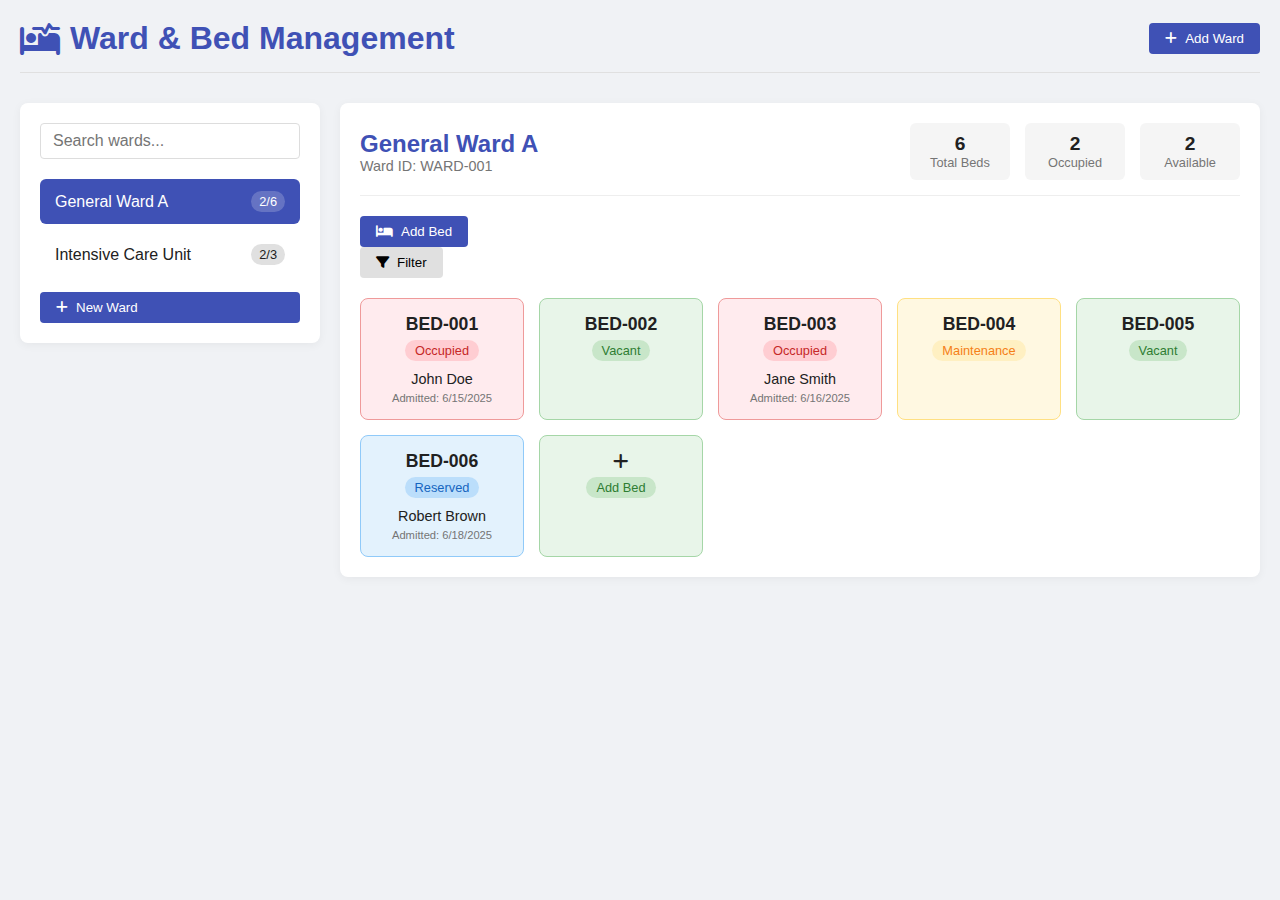
<file: frontend/assets/wa.html>
<!DOCTYPE html>
<html lang="en">
<head>
    <meta charset="UTF-8">
    <meta name="viewport" content="width=device-width, initial-scale=1.0">
    <title>Hospital Management - Ward & Bed Control</title>
    <link rel="stylesheet" href="https://cdnjs.cloudflare.com/ajax/libs/font-awesome/6.4.0/css/all.min.css">
    <style>
        :root {
            --primary: #3f51b5;
            --primary-dark: #303f9f;
            --accent: #ff4081;
            --success: #4caf50;
            --warning: #ff9800;
            --danger: #f44336;
            --light: #f5f5f5;
            --dark: #212121;
            --gray: #757575;
        }

        * {
            margin: 0;
            padding: 0;
            box-sizing: border-box;
            font-family: 'Segoe UI', Tahoma, Geneva, Verdana, sans-serif;
        }

        body {
            background-color: #f0f2f5;
            color: var(--dark);
        }

        .container {
            max-width: 1400px;
            margin: 0 auto;
            padding: 20px;
        }

        header {
            display: flex;
            justify-content: space-between;
            align-items: center;
            margin-bottom: 30px;
            padding-bottom: 15px;
            border-bottom: 1px solid #e0e0e0;
        }

        h1 {
            color: var(--primary);
            display: flex;
            align-items: center;
            gap: 10px;
        }

        .btn {
            padding: 8px 16px;
            border: none;
            border-radius: 4px;
            cursor: pointer;
            font-weight: 500;
            transition: all 0.3s;
            display: flex;
            align-items: center;
            gap: 8px;
        }

        .btn-primary {
            background-color: var(--primary);
            color: white;
        }

        .btn-primary:hover {
            background-color: var(--primary-dark);
            transform: translateY(-2px);
            box-shadow: 0 2px 8px rgba(0,0,0,0.1);
        }

        /* Ward Dashboard */
        .dashboard {
            display: grid;
            grid-template-columns: 300px 1fr;
            gap: 20px;
        }

        /* Ward Sidebar */
        .ward-sidebar {
            background-color: white;
            border-radius: 8px;
            box-shadow: 0 2px 10px rgba(0,0,0,0.05);
            padding: 20px;
            height: fit-content;
            position: sticky;
            top: 20px;
        }

        .ward-list {
            list-style: none;
            margin-top: 20px;
        }

        .ward-item {
            padding: 12px 15px;
            border-radius: 6px;
            margin-bottom: 8px;
            cursor: pointer;
            transition: all 0.2s;
            display: flex;
            justify-content: space-between;
            align-items: center;
        }

        .ward-item:hover {
            background-color: #f5f5f5;
        }

        .ward-item.active {
            background-color: var(--primary);
            color: white;
        }

        .ward-status {
            font-size: 0.8rem;
            padding: 3px 8px;
            border-radius: 12px;
            background-color: #e0e0e0;
        }

        .ward-item.active .ward-status {
            background-color: rgba(255,255,255,0.2);
        }

        /* Bed Management */
        .bed-management {
            background-color: white;
            border-radius: 8px;
            box-shadow: 0 2px 10px rgba(0,0,0,0.05);
            padding: 20px;
        }

        .ward-header {
            display: flex;
            justify-content: space-between;
            align-items: center;
            margin-bottom: 20px;
            padding-bottom: 15px;
            border-bottom: 1px solid #eee;
        }

        .ward-title {
            font-size: 1.5rem;
            color: var(--primary);
        }

        .ward-stats {
            display: flex;
            gap: 15px;
        }

        .stat-card {
            padding: 10px 15px;
            border-radius: 6px;
            background-color: #f5f5f5;
            text-align: center;
            min-width: 100px;
        }

        .stat-value {
            font-size: 1.2rem;
            font-weight: 600;
        }

        .stat-label {
            font-size: 0.8rem;
            color: var(--gray);
        }

        /* Bed Grid */
        .bed-grid {
            display: grid;
            grid-template-columns: repeat(auto-fill, minmax(150px, 1fr));
            gap: 15px;
            margin-top: 20px;
        }

        .bed-card {
            border-radius: 8px;
            padding: 15px;
            text-align: center;
            cursor: pointer;
            transition: all 0.3s;
            position: relative;
            overflow: hidden;
        }

        .bed-card:hover {
            transform: translateY(-3px);
            box-shadow: 0 4px 12px rgba(0,0,0,0.1);
        }

        .bed-card.vacant {
            background-color: #e8f5e9;
            border: 1px solid #a5d6a7;
        }

        .bed-card.occupied {
            background-color: #ffebee;
            border: 1px solid #ef9a9a;
        }

        .bed-card.maintenance {
            background-color: #fff8e1;
            border: 1px solid #ffe082;
        }

        .bed-card.reserved {
            background-color: #e3f2fd;
            border: 1px solid #90caf9;
        }

        .bed-number {
            font-weight: bold;
            font-size: 1.1rem;
            margin-bottom: 5px;
        }

        .bed-status {
            font-size: 0.8rem;
            padding: 3px 10px;
            border-radius: 12px;
            display: inline-block;
            margin-bottom: 10px;
        }

        .vacant .bed-status {
            background-color: #c8e6c9;
            color: #2e7d32;
        }

        .occupied .bed-status {
            background-color: #ffcdd2;
            color: #c62828;
        }

        .maintenance .bed-status {
            background-color: #fff0c2;
            color: #f57f17;
        }

        .reserved .bed-status {
            background-color: #bbdefb;
            color: #1565c0;
        }

        .bed-patient {
            font-size: 0.9rem;
            white-space: nowrap;
            overflow: hidden;
            text-overflow: ellipsis;
            margin-bottom: 5px;
        }

        .bed-admission {
            font-size: 0.7rem;
            color: var(--gray);
        }

        .bed-actions {
            position: absolute;
            top: 5px;
            right: 5px;
            display: flex;
            gap: 5px;
            opacity: 0;
            transition: opacity 0.2s;
        }

        .bed-card:hover .bed-actions {
            opacity: 1;
        }

        .action-btn {
            width: 25px;
            height: 25px;
            border-radius: 50%;
            background-color: white;
            display: flex;
            align-items: center;
            justify-content: center;
            font-size: 0.7rem;
            box-shadow: 0 1px 3px rgba(0,0,0,0.1);
        }

        /* Modal Styles */
        .modal {
            display: none;
            position: fixed;
            top: 0;
            left: 0;
            width: 100%;
            height: 100%;
            background-color: rgba(0,0,0,0.5);
            z-index: 1000;
            justify-content: center;
            align-items: center;
        }

        .modal-content {
            background-color: white;
            border-radius: 8px;
            width: 90%;
            max-width: 500px;
            animation: modalFadeIn 0.3s;
        }

        @keyframes modalFadeIn {
            from { opacity: 0; transform: translateY(-20px); }
            to { opacity: 1; transform: translateY(0); }
        }

        .modal-header {
            padding: 15px 20px;
            border-bottom: 1px solid #eee;
            display: flex;
            justify-content: space-between;
            align-items: center;
        }

        .modal-title {
            font-weight: 600;
        }

        .close-modal {
            font-size: 1.5rem;
            cursor: pointer;
            color: var(--gray);
        }

        .modal-body {
            padding: 20px;
        }

        .form-group {
            margin-bottom: 15px;
        }

        .form-label {
            display: block;
            margin-bottom: 5px;
            font-weight: 500;
        }

        .form-control {
            width: 100%;
            padding: 8px 12px;
            border: 1px solid #ddd;
            border-radius: 4px;
            font-size: 1rem;
        }

        .form-select {
            width: 100%;
            padding: 8px 12px;
            border: 1px solid #ddd;
            border-radius: 4px;
            font-size: 1rem;
            appearance: none;
            background-image: url("data:image/svg+xml;charset=UTF-8,%3csvg xmlns='http://www.w3.org/2000/svg' viewBox='0 0 24 24' fill='none' stroke='currentColor' stroke-width='2' stroke-linecap='round' stroke-linejoin='round'%3e%3cpolyline points='6 9 12 15 18 9'%3e%3c/polyline%3e%3c/svg%3e");
            background-repeat: no-repeat;
            background-position: right 10px center;
            background-size: 1em;
        }

        .modal-footer {
            padding: 15px 20px;
            border-top: 1px solid #eee;
            display: flex;
            justify-content: flex-end;
            gap: 10px;
        }

        /* Responsive */
        @media (max-width: 992px) {
            .dashboard {
                grid-template-columns: 1fr;
            }
            
            .ward-sidebar {
                position: static;
            }
        }

        @media (max-width: 768px) {
            .bed-grid {
                grid-template-columns: repeat(auto-fill, minmax(120px, 1fr));
            }
            
            .ward-stats {
                flex-wrap: wrap;
            }
        }
        
    </style>
</head>
<body>
    <div class="container">
        <header>
            <h1><i class="fas fa-procedures"></i> Ward & Bed Management</h1>
            <button class="btn btn-primary" id="addWardBtn">
                <i class="fas fa-plus"></i> Add Ward
            </button>
        </header>

        <div class="dashboard">
            <!-- Ward Sidebar -->
            <div class="ward-sidebar">
                <div class="search-box">
                    <input type="text" class="form-control" placeholder="Search wards...">
                </div>
                
                <ul class="ward-list" id="wardList">
                    <!-- Wards will be populated here -->
                </ul>
                
                <button class="btn btn-primary" style="width: 100%; margin-top: 15px;" id="addWardSidebarBtn">
                    <i class="fas fa-plus"></i> New Ward
                </button>
            </div>
            
            <!-- Bed Management -->
            <div class="bed-management">
                <div class="ward-header">
                    <div>
                        <h2 class="ward-title" id="currentWardTitle">General Ward A</h2>
                        <div style="font-size: 0.9rem; color: var(--gray);">Ward ID: <span id="currentWardId">WARD-001</span></div>
                    </div>
                    
                    <div class="ward-stats">
                        <div class="stat-card">
                            <div class="stat-value" id="totalBeds">24</div>
                            <div class="stat-label">Total Beds</div>
                        </div>
                        <div class="stat-card">
                            <div class="stat-value" id="occupiedBeds">18</div>
                            <div class="stat-label">Occupied</div>
                        </div>
                        <div class="stat-card">
                            <div class="stat-value" id="availableBeds">6</div>
                            <div class="stat-label">Available</div>
                        </div>
                    </div>
                </div>
                
                <div class="bed-controls">
                    <button class="btn btn-primary" id="addBedBtn">
                        <i class="fas fa-bed"></i> Add Bed
                    </button>
                    <button class="btn" style="background-color: #e0e0e0;" id="filterBedsBtn">
                        <i class="fas fa-filter"></i> Filter
                    </button>
                </div>
                
                <div class="bed-grid" id="bedGrid">
                    <!-- Beds will be populated here -->
                </div>
            </div>
        </div>
    </div>

    <!-- Add Ward Modal -->
    <div class="modal" id="wardModal">
        <div class="modal-content">
            <div class="modal-header">
                <h3 class="modal-title">Add New Ward</h3>
                <span class="close-modal">&times;</span>
            </div>
            <div class="modal-body">
                <form id="wardForm">
                    <div class="form-group">
                        <label class="form-label">Ward Name</label>
                        <input type="text" class="form-control" id="wardName" required>
                    </div>
                    <div class="form-group">
                        <label class="form-label">Ward Type</label>
                        <select class="form-select" id="wardType" required>
                            <option value="">Select Ward Type</option>
                            <option value="general">General Ward</option>
                            <option value="icu">Intensive Care Unit (ICU)</option>
                            <option value="pediatric">Pediatric Ward</option>
                            <option value="maternity">Maternity Ward</option>
                            <option value="surgical">Surgical Ward</option>
                            <option value="isolation">Isolation Ward</option>
                        </select>
                    </div>
                    <div class="form-group">
                        <label class="form-label">Ward Code</label>
                        <input type="text" class="form-control" id="wardCode" required>
                    </div>
                    <div class="form-group">
                        <label class="form-label">Floor Number</label>
                        <input type="number" class="form-control" id="wardFloor" min="1" max="20">
                    </div>
                    <div class="form-group">
                        <label class="form-label">Initial Beds</label>
                        <input type="number" class="form-control" id="wardBeds" min="1" max="50" value="10">
                    </div>
                </form>
            </div>
            <div class="modal-footer">
                <button class="btn" id="cancelWardBtn">Cancel</button>
                <button class="btn btn-primary" id="saveWardBtn">Save Ward</button>
            </div>
        </div>
    </div>

    <!-- Bed Management Modal -->
    <div class="modal" id="bedModal">
        <div class="modal-content">
            <div class="modal-header">
                <h3 class="modal-title" id="bedModalTitle">Manage Bed</h3>
                <span class="close-modal">&times;</span>
            </div>
            <div class="modal-body">
                <form id="bedForm">
                    <input type="hidden" id="bedId">
                    <div class="form-group">
                        <label class="form-label">Bed Status</label>
                        <select class="form-select" id="bedStatus" required>
                            <option value="vacant">Vacant</option>
                            <option value="occupied">Occupied</option>
                            <option value="reserved">Reserved</option>
                            <option value="maintenance">Maintenance</option>
                        </select>
                    </div>
                    
                    <div id="patientFields" style="display: none;">
                        <div class="form-group">
                            <label class="form-label">Patient</label>
                            <select class="form-select" id="bedPatient">
                                <option value="">Select Patient</option>
                                <!-- Patients will be populated here -->
                            </select>
                        </div>
                        <div class="form-group">
                            <label class="form-label">Admission Date</label>
                            <input type="datetime-local" class="form-control" id="admissionDate">
                        </div>
                        <div class="form-group">
                            <label class="form-label">Discharge Date</label>
                            <input type="datetime-local" class="form-control" id="dischargeDate">
                        </div>
                        <div class="form-group">
                            <label class="form-label">Attending Physician</label>
                            <select class="form-select" id="attendingDoctor">
                                <option value="">Select Doctor</option>
                                <!-- Doctors will be populated here -->
                            </select>
                        </div>
                    </div>
                    
                    <div class="form-group">
                        <label class="form-label">Notes</label>
                        <textarea class="form-control" id="bedNotes" rows="3"></textarea>
                    </div>
                </form>
            </div>
            <div class="modal-footer">
                <button class="btn" id="cancelBedBtn">Cancel</button>
                <button class="btn btn-primary" id="saveBedBtn">Save Changes</button>
            </div>
        </div>
    </div>

    <script>
        // Sample Data
        let wards = [
            {
                id: 'WARD-001',
                name: 'General Ward A',
                type: 'general',
                floor: 2,
                beds: [
                    { id: 'BED-001', status: 'occupied', patient: 'John Doe', admission: '2025-06-15T10:00', discharge: '2025-06-20T10:00', doctor: 'Dr. Smith', notes: '' },
                    { id: 'BED-002', status: 'vacant', notes: 'Recently cleaned' },
                    { id: 'BED-003', status: 'occupied', patient: 'Jane Smith', admission: '2025-06-16T14:30', discharge: '', doctor: 'Dr. Johnson', notes: 'Post-op recovery' },
                    { id: 'BED-004', status: 'maintenance', notes: 'Mattress replacement needed' },
                    { id: 'BED-005', status: 'vacant', notes: '' },
                    { id: 'BED-006', status: 'reserved', patient: 'Robert Brown', admission: '2025-06-18T09:00', discharge: '', doctor: 'Dr. Williams', notes: 'Scheduled for surgery' }
                ]
            },
            {
                id: 'WARD-002',
                name: 'Intensive Care Unit',
                type: 'icu',
                floor: 3,
                beds: [
                    { id: 'ICU-001', status: 'occupied', patient: 'Sarah Johnson', admission: '2025-06-10T08:00', discharge: '', doctor: 'Dr. Anderson', notes: 'Critical condition' },
                    { id: 'ICU-002', status: 'occupied', patient: 'Michael Wilson', admission: '2025-06-12T11:30', discharge: '', doctor: 'Dr. Lee', notes: 'Ventilator support' },
                    { id: 'ICU-003', status: 'vacant', notes: '' }
                ]
            }
        ];

        let patients = [
            { id: 'PAT-001', name: 'John Doe', gender: 'Male', age: 45 },
            { id: 'PAT-002', name: 'Jane Smith', gender: 'Female', age: 32 },
            { id: 'PAT-003', name: 'Robert Brown', gender: 'Male', age: 58 },
            { id: 'PAT-004', name: 'Sarah Johnson', gender: 'Female', age: 67 },
            { id: 'PAT-005', name: 'Michael Wilson', gender: 'Male', age: 29 }
        ];

        let doctors = [
            { id: 'DOC-001', name: 'Dr. Smith', specialization: 'General Medicine' },
            { id: 'DOC-002', name: 'Dr. Johnson', specialization: 'Surgery' },
            { id: 'DOC-003', name: 'Dr. Williams', specialization: 'Cardiology' },
            { id: 'DOC-004', name: 'Dr. Anderson', specialization: 'ICU' },
            { id: 'DOC-005', name: 'Dr. Lee', specialization: 'Neurology' }
        ];

        // DOM Elements
        const wardList = document.getElementById('wardList');
        const bedGrid = document.getElementById('bedGrid');
        const currentWardTitle = document.getElementById('currentWardTitle');
        const currentWardId = document.getElementById('currentWardId');
        const totalBeds = document.getElementById('totalBeds');
        const occupiedBeds = document.getElementById('occupiedBeds');
        const availableBeds = document.getElementById('availableBeds');
        
        // Modal Elements
        const wardModal = document.getElementById('wardModal');
        const bedModal = document.getElementById('bedModal');
        const wardForm = document.getElementById('wardForm');
        const bedForm = document.getElementById('bedForm');
        const bedStatusSelect = document.getElementById('bedStatus');
        const patientFields = document.getElementById('patientFields');
        const bedPatientSelect = document.getElementById('bedPatient');
        const attendingDoctorSelect = document.getElementById('attendingDoctor');
        
        // Buttons
        const addWardBtn = document.getElementById('addWardBtn');
        const addWardSidebarBtn = document.getElementById('addWardSidebarBtn');
        const addBedBtn = document.getElementById('addBedBtn');
        const saveWardBtn = document.getElementById('saveWardBtn');
        const cancelWardBtn = document.getElementById('cancelWardBtn');
        const saveBedBtn = document.getElementById('saveBedBtn');
        const cancelBedBtn = document.getElementById('cancelBedBtn');
        
        // Current Ward
        let currentWard = wards[0];
        
        // Initialize the application
        function init() {
            renderWardList();
            renderBedGrid();
            populatePatientSelect();
            populateDoctorSelect();
            setupEventListeners();
        }
        
        // Render ward list in sidebar
        function renderWardList() {
            wardList.innerHTML = '';
            
            wards.forEach(ward => {
                const occupied = ward.beds.filter(bed => bed.status === 'occupied').length;
                const total = ward.beds.length;
                
                const wardItem = document.createElement('li');
                wardItem.className = `ward-item ${ward.id === currentWard.id ? 'active' : ''}`;
                wardItem.innerHTML = `
                    <span>${ward.name}</span>
                    <span class="ward-status">${occupied}/${total}</span>
                `;
                wardItem.dataset.wardId = ward.id;
                
                wardItem.addEventListener('click', () => {
                    currentWard = ward;
                    renderWardList();
                    renderBedGrid();
                    updateWardHeader();
                });
                
                wardList.appendChild(wardItem);
            });
        }
        
        // Render bed grid for current ward
        function renderBedGrid() {
            bedGrid.innerHTML = '';
            
            currentWard.beds.forEach(bed => {
                const bedCard = document.createElement('div');
                bedCard.className = `bed-card ${bed.status}`;
                bedCard.dataset.bedId = bed.id;
                
                let patientInfo = '';
                let admissionInfo = '';
                
                if (bed.status === 'occupied' || bed.status === 'reserved') {
                    patientInfo = `<div class="bed-patient">${bed.patient || ''}</div>`;
                    
                    if (bed.admission) {
                        const admDate = new Date(bed.admission);
                        admissionInfo = `<div class="bed-admission">Admitted: ${admDate.toLocaleDateString()}</div>`;
                    }
                }
                
                bedCard.innerHTML = `
                    <div class="bed-actions">
                        <div class="action-btn" title="Edit"><i class="fas fa-edit"></i></div>
                        <div class="action-btn" title="Transfer"><i class="fas fa-exchange-alt"></i></div>
                    </div>
                    <div class="bed-number">${bed.id}</div>
                    <div class="bed-status">${bed.status.charAt(0).toUpperCase() + bed.status.slice(1)}</div>
                    ${patientInfo}
                    ${admissionInfo}
                `;
                
                bedCard.addEventListener('click', () => {
                    openBedModal(bed);
                });
                
                bedGrid.appendChild(bedCard);
            });
            
            // Add "Add Bed" card
            const addBedCard = document.createElement('div');
            addBedCard.className = 'bed-card vacant';
            addBedCard.innerHTML = `
                <div class="bed-number"><i class="fas fa-plus"></i></div>
                <div class="bed-status">Add Bed</div>
            `;
            addBedCard.addEventListener('click', () => {
                addNewBed();
            });
            
            bedGrid.appendChild(addBedCard);
            
            updateWardStats();
        }
        
        // Update ward header information
        function updateWardHeader() {
            currentWardTitle.textContent = currentWard.name;
            currentWardId.textContent = currentWard.id;
        }
        
        // Update ward statistics
        function updateWardStats() {
            const total = currentWard.beds.length;
            const occupied = currentWard.beds.filter(bed => bed.status === 'occupied').length;
            const available = currentWard.beds.filter(bed => bed.status === 'vacant').length;
            
            totalBeds.textContent = total;
            occupiedBeds.textContent = occupied;
            availableBeds.textContent = available;
        }
        
        // Populate patient select dropdown
        function populatePatientSelect() {
            bedPatientSelect.innerHTML = '<option value="">Select Patient</option>';
            
            patients.forEach(patient => {
                const option = document.createElement('option');
                option.value = patient.id;
                option.textContent = `${patient.name} (${patient.gender}, ${patient.age})`;
                bedPatientSelect.appendChild(option);
            });
        }
        
        // Populate doctor select dropdown
        function populateDoctorSelect() {
            attendingDoctorSelect.innerHTML = '<option value="">Select Doctor</option>';
            
            doctors.forEach(doctor => {
                const option = document.createElement('option');
                option.value = doctor.id;
                option.textContent = `${doctor.name} (${doctor.specialization})`;
                attendingDoctorSelect.appendChild(option);
            });
        }
        
        // Open bed modal with bed data
        function openBedModal(bed) {
            document.getElementById('bedModalTitle').textContent = `Manage ${bed.id}`;
            document.getElementById('bedId').value = bed.id;
            document.getElementById('bedStatus').value = bed.status;
            document.getElementById('bedNotes').value = bed.notes || '';
            
            if (bed.status === 'occupied' || bed.status === 'reserved') {
                patientFields.style.display = 'block';
                document.getElementById('bedPatient').value = patients.find(p => p.name === bed.patient)?.id || '';
                document.getElementById('admissionDate').value = bed.admission || '';
                document.getElementById('dischargeDate').value = bed.discharge || '';
                document.getElementById('attendingDoctor').value = doctors.find(d => d.name === bed.doctor)?.id || '';
            } else {
                patientFields.style.display = 'none';
            }
            
            bedModal.style.display = 'flex';
        }
        
        // Add new bed to current ward
        function addNewBed() {
            const bedNumber = currentWard.beds.length + 1;
            const bedId = currentWard.type === 'icu' ? `ICU-${bedNumber.toString().padStart(3, '0')}` : `BED-${bedNumber.toString().padStart(3, '0')}`;
            
            const newBed = {
                id: bedId,
                status: 'vacant',
                notes: ''
            };
            
            currentWard.beds.push(newBed);
            renderBedGrid();
        }
        
        // Setup event listeners
        function setupEventListeners() {
            // Ward modal buttons
            addWardBtn.addEventListener('click', () => {
                wardModal.style.display = 'flex';
                wardForm.reset();
            });
            
            addWardSidebarBtn.addEventListener('click', () => {
                wardModal.style.display = 'flex';
                wardForm.reset();
            });
            
            cancelWardBtn.addEventListener('click', () => {
                wardModal.style.display = 'none';
            });
            
            saveWardBtn.addEventListener('click', () => {
                const wardName = document.getElementById('wardName').value;
                const wardType = document.getElementById('wardType').value;
                const wardCode = document.getElementById('wardCode').value;
                const wardFloor = document.getElementById('wardFloor').value;
                const wardBeds = parseInt(document.getElementById('wardBeds').value);
                
                // Create new ward
                const newWard = {
                    id: wardCode,
                    name: wardName,
                    type: wardType,
                    floor: wardFloor,
                    beds: Array.from({ length: wardBeds }, (_, i) => ({
                        id: `${wardType === 'icu' ? 'ICU' : 'BED'}-${(i + 1).toString().padStart(3, '0')}`,
                        status: 'vacant',
                        notes: ''
                    }))
                };
                
                wards.push(newWard);
                wardModal.style.display = 'none';
                currentWard = newWard;
                renderWardList();
                renderBedGrid();
                updateWardHeader();
            });
            
            // Bed modal buttons
            cancelBedBtn.addEventListener('click', () => {
                bedModal.style.display = 'none';
            });
            
            saveBedBtn.addEventListener('click', () => {
                const bedId = document.getElementById('bedId').value;
                const status = document.getElementById('bedStatus').value;
                const notes = document.getElementById('bedNotes').value;
                
                // Find bed in current ward
                const bedIndex = currentWard.beds.findIndex(b => b.id === bedId);
                
                if (bedIndex !== -1) {
                    currentWard.beds[bedIndex].status = status;
                    currentWard.beds[bedIndex].notes = notes;
                    
                    if (status === 'occupied' || status === 'reserved') {
                        const patientId = document.getElementById('bedPatient').value;
                        const patient = patients.find(p => p.id === patientId);
                        currentWard.beds[bedIndex].patient = patient ? patient.name : '';
                        currentWard.beds[bedIndex].admission = document.getElementById('admissionDate').value;
                        currentWard.beds[bedIndex].discharge = document.getElementById('dischargeDate').value;
                        
                        const doctorId = document.getElementById('attendingDoctor').value;
                        const doctor = doctors.find(d => d.id === doctorId);
                        currentWard.beds[bedIndex].doctor = doctor ? doctor.name : '';
                    } else {
                        delete currentWard.beds[bedIndex].patient;
                        delete currentWard.beds[bedIndex].admission;
                        delete currentWard.beds[bedIndex].discharge;
                        delete currentWard.beds[bedIndex].doctor;
                    }
                    
                    renderBedGrid();
                    bedModal.style.display = 'none';
                }
            });
            
            // Bed status change
            bedStatusSelect.addEventListener('change', () => {
                if (bedStatusSelect.value === 'occupied' || bedStatusSelect.value === 'reserved') {
                    patientFields.style.display = 'block';
                } else {
                    patientFields.style.display = 'none';
                }
            });
            
            // Add bed button
            addBedBtn.addEventListener('click', addNewBed);
            
            // Close modals when clicking outside
            window.addEventListener('click', (e) => {
                if (e.target === wardModal) {
                    wardModal.style.display = 'none';
                }
                if (e.target === bedModal) {
                    bedModal.style.display = 'none';
                }
            });
        }
        
        // Initialize the application
        init();
    </script>
</body>
</html>
</file>
<file: frontend/assets/css/style.css>
/* Base Styles */
:root {
    --primary-color: #3a7bd5;
    --primary-dark: #2c5fb3;
    --secondary-color: #00d2ff;
    --accent-color: #ff6b6b;
    --light-color: #f8f9fa;
    --dark-color: #343a40;
    --gray-color: #6c757d;
    --light-gray: #e9ecef;
    --success-color: #28a745;
    --warning-color: #ffc107;
    --danger-color: #dc3545;
    --white: #ffffff;
    --black: #000000;
    --border-radius: 8px;
    --box-shadow: 0 5px 15px rgba(0, 0, 0, 0.1);
    --transition: all 0.3s ease;
}

* {
    margin: 0;
    padding: 0;
    box-sizing: border-box;
}

html {
    scroll-behavior: smooth;
}

body {
    font-family: 'Segoe UI', Tahoma, Geneva, Verdana, sans-serif;
    line-height: 1.6;
    color: var(--dark-color);
    background-color: var(--light-color);
    overflow-x: hidden;
}

a {
    text-decoration: none;
    color: inherit;
}

ul {
    list-style: none;
}

img {
    max-width: 100%;
    height: auto;
}

.container {
    width: 100%;
    max-width: 1200px;
    margin: 0 auto;
    padding: 0 20px;
}

.btn {
    display: inline-block;
    padding: 10px 20px;
    border-radius: var(--border-radius);
    font-weight: 600;
    text-align: center;
    transition: var(--transition);
    cursor: pointer;
    border: none;
}

.btn-primary {
    background-color: var(--primary-color);
    color: var(--white);
}

.btn-primary:hover {
    background-color: var(--primary-dark);
    transform: translateY(-2px);
}

.btn-secondary {
    background-color: var(--secondary-color);
    color: var(--white);
}

.btn-secondary:hover {
    opacity: 0.9;
    transform: translateY(-2px);
}

.btn-login {
    background-color: var(--primary-color);
    color: var(--white);
    padding: 8px 20px;
    border-radius: 20px;
}

.btn-login:hover {
    background-color: var(--primary-dark);
}

.btn-link {
    color: var(--primary-color);
    font-weight: 600;
    transition: var(--transition);
}

.btn-link:hover {
    color: var(--primary-dark);
    text-decoration: underline;
}

.section-title {
    font-size: 2.5rem;
    margin-bottom: 1.5rem;
    text-align: center;
    position: relative;
    padding-bottom: 15px;
}

.section-title span {
    color: var(--primary-color);
}

.section-title::after {
    content: '';
    position: absolute;
    bottom: 0;
    left: 50%;
    transform: translateX(-50%);
    width: 80px;
    height: 3px;
    background: linear-gradient(to right, var(--primary-color), var(--secondary-color));
}

/* Preloader */
.preloader {
    position: fixed;
    top: 0;
    left: 0;
    width: 100%;
    height: 100%;
    background-color: var(--white);
    display: flex;
    justify-content: center;
    align-items: center;
    z-index: 9999;
    transition: opacity 0.5s ease;
}

.preloader.fade-out {
    opacity: 0;
}

.loader {
    width: 50px;
    height: 50px;
    border: 5px solid var(--light-gray);
    border-top-color: var(--primary-color);
    border-radius: 50%;
    animation: spin 1s linear infinite;
}

@keyframes spin {
    to {
        transform: rotate(360deg);
    }
}

/* Header */
.header {
    position: fixed;
    top: 0;
    left: 0;
    width: 100%;
    padding: 20px 0;
    background-color: var(--white);
    box-shadow: var(--box-shadow);
    z-index: 1000;
    transition: var(--transition);
}

.header.scrolled {
    padding: 15px 0;
    box-shadow: 0 5px 10px rgba(0, 0, 0, 0.1);
}

.header .container {
    display: flex;
    justify-content: space-between;
    align-items: center;
}

.logo {
    display: flex;
    align-items: center;
    font-size: 1.5rem;
    font-weight: 700;
    color: var(--primary-color);
}

.logo i {
    margin-right: 10px;
    font-size: 1.8rem;
}

.navbar ul {
    display: flex;
}

.navbar ul li {
    margin-left: 30px;
}

.navbar ul li a {
    font-weight: 600;
    transition: var(--transition);
    position: relative;
}

.navbar ul li a::after {
    content: '';
    position: absolute;
    bottom: -5px;
    left: 0;
    width: 0;
    height: 2px;
    background-color: var(--primary-color);
    transition: var(--transition);
}

.navbar ul li a:hover::after,
.navbar ul li a.active::after {
    width: 100%;
}

.navbar ul li a:hover,
.navbar ul li a.active {
    color: var(--primary-color);
}

.menu-toggle {
    font-size: 1.5rem;
    cursor: pointer;
    display: none;
}

/* Hero Section */
.hero {
    padding: 150px 0 100px;
    background: linear-gradient(135deg, #f5f7fa 0%, #c3cfe2 100%);
    position: relative;
    overflow: hidden;
}

.hero .container {
    display: flex;
    align-items: center;
    justify-content: space-between;
}

.hero-content {
    flex: 1;
    max-width: 600px;
}

.hero-content h1 {
    font-size: 3rem;
    margin-bottom: 20px;
    line-height: 1.2;
}

.hero-content h1 span {
    color: var(--primary-color);
    position: relative;
}

.hero-content h1 span::after {
    content: '';
    position: absolute;
    bottom: 5px;
    left: 0;
    width: 100%;
    height: 10px;
    background-color: rgba(58, 123, 213, 0.3);
    z-index: -1;
}

.hero-content p {
    font-size: 1.1rem;
    margin-bottom: 30px;
    color: var(--gray-color);
}

.hero-buttons {
    display: flex;
    gap: 15px;
}

.hero-image {
    flex: 1;
    text-align: center;
}

.hero-image img {
    max-width: 100%;
    height: auto;
    animation: float 3s ease-in-out infinite;
}

@keyframes float {
    0%, 100% {
        transform: translateY(0);
    }
    50% {
        transform: translateY(-20px);
    }
}

/* Services Section */
.services {
    padding: 100px 0;
    background-color: var(--white);
}

.services-grid {
    display: grid;
    grid-template-columns: repeat(auto-fit, minmax(250px, 1fr));
    gap: 30px;
    margin-top: 50px;
}

.service-card {
    background-color: var(--white);
    padding: 30px;
    border-radius: var(--border-radius);
    box-shadow: var(--box-shadow);
    text-align: center;
    transition: var(--transition);
}

.service-card:hover {
    transform: translateY(-10px);
    box-shadow: 0 15px 30px rgba(0, 0, 0, 0.1);
}

.service-icon {
    width: 80px;
    height: 80px;
    margin: 0 auto 20px;
    background: linear-gradient(to right, var(--primary-color), var(--secondary-color));
    border-radius: 50%;
    display: flex;
    justify-content: center;
    align-items: center;
    color: var(--white);
    font-size: 2rem;
}

.service-card h3 {
    margin-bottom: 15px;
    font-size: 1.5rem;
}

.service-card p {
    color: var(--gray-color);
}

/* Doctors Section */
.doctors {
    padding: 100px 0;
    background-color: var(--light-color);
}

.doctors-slider {
    display: grid;
    grid-template-columns: repeat(auto-fit, minmax(300px, 1fr));
    gap: 30px;
    margin-top: 50px;
}

.doctor-card {
    background-color: var(--white);
    border-radius: var(--border-radius);
    overflow: hidden;
    box-shadow: var(--box-shadow);
    transition: var(--transition);
}

.doctor-card:hover {
    transform: translateY(-10px);
    box-shadow: 0 15px 30px rgba(0, 0, 0, 0.1);
}

.doctor-image {
    height: 250px;
    overflow: hidden;
}

.doctor-image img {
    width: 100%;
    height: 100%;
    object-fit: cover;
    transition: var(--transition);
}

.doctor-card:hover .doctor-image img {
    transform: scale(1.1);
}

.doctor-info {
    padding: 20px;
    text-align: center;
}

.doctor-info h3 {
    margin-bottom: 5px;
    font-size: 1.5rem;
}

.specialization {
    color: var(--primary-color);
    font-weight: 600;
    margin-bottom: 15px;
    display: block;
}

.bio {
    color: var(--gray-color);
    margin-bottom: 15px;
}

.social-links {
    display: flex;
    justify-content: center;
    gap: 15px;
}

.social-links a {
    width: 35px;
    height: 35px;
    border-radius: 50%;
    background-color: var(--light-gray);
    display: flex;
    justify-content: center;
    align-items: center;
    color: var(--dark-color);
    transition: var(--transition);
}

.social-links a:hover {
    background-color: var(--primary-color);
    color: var(--white);
}

/* Appointment Section */
.appointment {
    padding: 80px 0;
    background: linear-gradient(135deg, var(--primary-color) 0%, var(--secondary-color) 100%);
    color: var(--white);
    text-align: center;
}

.appointment h2 {
    font-size: 2.5rem;
    margin-bottom: 20px;
}

.appointment h2 span {
    position: relative;
}

.appointment h2 span::after {
    content: '';
    position: absolute;
    bottom: 5px;
    left: 0;
    width: 100%;
    height: 10px;
    background-color: rgba(255, 255, 255, 0.3);
    z-index: -1;
}

.appointment p {
    font-size: 1.1rem;
    margin-bottom: 30px;
    max-width: 700px;
    margin-left: auto;
    margin-right: auto;
}

/* About Section */
.about {
    padding: 100px 0;
    background-color: var(--white);
}

.about .container {
    display: flex;
    align-items: center;
    gap: 50px;
}

.about-image {
    flex: 1;
    border-radius: var(--border-radius);
    overflow: hidden;
    box-shadow: var(--box-shadow);
}

.about-image img {
    width: 100%;
    height: auto;
    display: block;
}

.about-content {
    flex: 1;
}

.about-content p {
    margin-bottom: 20px;
    color: var(--gray-color);
}

.stats {
    display: flex;
    gap: 30px;
    margin-top: 30px;
}

.stat-item {
    text-align: center;
}

.stat-item h3 {
    font-size: 2.5rem;
    color: var(--primary-color);
    margin-bottom: 5px;
}

.stat-item p {
    font-weight: 600;
    color: var(--dark-color);
}

/* Contact Section */
.contact {
    padding: 100px 0;
    background-color: var(--light-color);
}

.contact-grid {
    display: grid;
    grid-template-columns: repeat(auto-fit, minmax(300px, 1fr));
    gap: 50px;
    margin-top: 50px;
}

.contact-info {
    display: flex;
    flex-direction: column;
    gap: 20px;
}

.info-item {
    display: flex;
    align-items: flex-start;
    gap: 15px;
}

.info-item i {
    font-size: 1.2rem;
    color: var(--primary-color);
    margin-top: 5px;
}

.social-media {
    display: flex;
    gap: 15px;
    margin-top: 20px;
}

.social-media a {
    width: 40px;
    height: 40px;
    border-radius: 50%;
    background-color: var(--white);
    display: flex;
    justify-content: center;
    align-items: center;
    color: var(--primary-color);
    box-shadow: var(--box-shadow);
    transition: var(--transition);
}

.social-media a:hover {
    background-color: var(--primary-color);
    color: var(--white);
    transform: translateY(-5px);
}

.contact-form {
    background-color: var(--white);
    padding: 30px;
    border-radius: var(--border-radius);
    box-shadow: var(--box-shadow);
}

.form-group {
    margin-bottom: 20px;
}

.form-group label {
    display: block;
    margin-bottom: 8px;
    font-weight: 600;
}

.form-group input,
.form-group textarea,
.form-group select {
    width: 100%;
    padding: 12px 15px;
    border: 1px solid var(--light-gray);
    border-radius: var(--border-radius);
    font-family: inherit;
    transition: var(--transition);
}

.form-group input:focus,
.form-group textarea:focus,
.form-group select:focus {
    border-color: var(--primary-color);
    outline: none;
    box-shadow: 0 0 0 3px rgba(58, 123, 213, 0.2);
}

.input-group {
    position: relative;
}

.input-group i {
    position: absolute;
    left: 15px;
    top: 50%;
    transform: translateY(-50%);
    color: var(--gray-color);
}

.input-group input,
.input-group select {
    padding-left: 45px !important;
}

.toggle-password {
    position: absolute;
    right: 15px;
    top: 50%;
    transform: translateY(-50%);
    cursor: pointer;
    color: var(--gray-color);
}

.form-options {
    display: flex;
    justify-content: space-between;
    align-items: center;
    margin-bottom: 20px;
}

.remember-me {
    display: flex;
    align-items: center;
    gap: 8px;
}

.remember-me input {
    width: auto;
}

.forgot-password {
    color: var(--primary-color);
    font-weight: 600;
    transition: var(--transition);
}

.forgot-password:hover {
    text-decoration: underline;
}

.auth-footer {
    text-align: center;
    margin-top: 20px;
}

.auth-footer a {
    color: var(--primary-color);
    font-weight: 600;
    transition: var(--transition);
}

.auth-footer a:hover {
    text-decoration: underline;
}

/* Footer */
.footer {
    background-color: var(--dark-color);
    color: var(--white);
    padding: 70px 0 0;
}

.footer-grid {
    display: grid;
    grid-template-columns: repeat(auto-fit, minmax(200px, 1fr));
    gap: 30px;
    margin-bottom: 50px;
}

.footer-col h3 {
    font-size: 1.3rem;
    margin-bottom: 20px;
    position: relative;
    padding-bottom: 10px;
}

.footer-col h3::after {
    content: '';
    position: absolute;
    bottom: 0;
    left: 0;
    width: 50px;
    height: 2px;
    background-color: var(--primary-color);
}

.footer-col p {
    margin-bottom: 20px;
    color: rgba(255, 255, 255, 0.7);
}

.footer-col ul li {
    margin-bottom: 10px;
}

.footer-col ul li a {
    color: rgba(255, 255, 255, 0.7);
    transition: var(--transition);
}

.footer-col ul li a:hover {
    color: var(--white);
    padding-left: 5px;
}

.newsletter-form {
    display: flex;
    margin-top: 20px;
}

.newsletter-form input {
    flex: 1;
    padding: 10px 15px;
    border: none;
    border-radius: var(--border-radius) 0 0 var(--border-radius);
    font-family: inherit;
}

.newsletter-form button {
    background-color: var(--primary-color);
    color: var(--white);
    border: none;
    padding: 0 15px;
    border-radius: 0 var(--border-radius) var(--border-radius) 0;
    cursor: pointer;
    transition: var(--transition);
}

.newsletter-form button:hover {
    background-color: var(--primary-dark);
}

.footer-bottom {
    padding: 20px 0;
    border-top: 1px solid rgba(255, 255, 255, 0.1);
    display: flex;
    justify-content: space-between;
    align-items: center;
}

.footer-bottom p {
    color: rgba(255, 255, 255, 0.7);
}

.footer-links {
    display: flex;
    gap: 20px;
}

.footer-links a {
    color: rgba(255, 255, 255, 0.7);
    transition: var(--transition);
}

.footer-links a:hover {
    color: var(--white);
}

/* Dashboard Styles */
.dashboard {
    background-color: var(--light-color);
}

.dashboard-container {
    display: flex;
    min-height: 100vh;
}

.sidebar {
    width: 250px;
    background-color: var(--white);
    box-shadow: 2px 0 10px rgba(0, 0, 0, 0.1);
    transition: var(--transition);
    position: fixed;
    height: 100vh;
    z-index: 100;
}

.sidebar-header {
    padding: 20px;
    border-bottom: 1px solid var(--light-gray);
}

.sidebar-nav {
    padding: 20px 0;
}

.sidebar-nav ul li a {
    display: flex;
    align-items: center;
    padding: 12px 20px;
    color: var(--gray-color);
    transition: var(--transition);
}

.sidebar-nav ul li a i {
    margin-right: 10px;
    font-size: 1.1rem;
}

.sidebar-nav ul li a:hover,
.sidebar-nav ul li.active a {
    color: var(--primary-color);
    background-color: rgba(58, 123, 213, 0.1);
}

.sidebar-nav ul li.active a {
    border-left: 3px solid var(--primary-color);
}

.sidebar-footer {
    padding: 20px;
    border-top: 1px solid var(--light-gray);
    position: absolute;
    bottom: 0;
    width: 100%;
}

.sidebar-footer a {
    display: flex;
    align-items: center;
    color: var(--danger-color);
    transition: var(--transition);
}

.sidebar-footer a:hover {
    color: var(--danger-color);
    opacity: 0.8;
}

.sidebar-footer a i {
    margin-right: 10px;
}

.main-content {
    flex: 1;
    margin-left: 250px;
    transition: var(--transition);
}

.main-header {
    background-color: var(--white);
    padding: 20px;
    display: flex;
    justify-content: space-between;
    align-items: center;
    box-shadow: 0 2px 10px rgba(0, 0, 0, 0.1);
    position: sticky;
    top: 0;
    z-index: 99;
}

.header-left {
    display: flex;
    align-items: center;
    gap: 15px;
}

.menu-toggle {
    cursor: pointer;
    font-size: 1.3rem;
    display: none;
}

.search-box {
    position: relative;
}

.search-box i {
    position: absolute;
    left: 15px;
    top: 50%;
    transform: translateY(-50%);
    color: var(--gray-color);
}

.search-box input {
    padding: 10px 15px 10px 40px;
    border: 1px solid var(--light-gray);
    border-radius: 30px;
    width: 250px;
    transition: var(--transition);
}

.search-box input:focus {
    border-color: var(--primary-color);
    outline: none;
    box-shadow: 0 0 0 3px rgba(58, 123, 213, 0.2);
}

.user-profile {
    display: flex;
    align-items: center;
    gap: 20px;
}

.notification {
    position: relative;
    cursor: pointer;
}

.notification .badge {
    position: absolute;
    top: -5px;
    right: -5px;
    background-color: var(--danger-color);
    color: var(--white);
    width: 20px;
    height: 20px;
    border-radius: 50%;
    display: flex;
    justify-content: center;
    align-items: center;
    font-size: 0.7rem;
    font-weight: bold;
}

.profile-dropdown {
    display: flex;
    align-items: center;
    gap: 10px;
    position: relative;
    cursor: pointer;
}

.profile-dropdown img {
    width: 40px;
    height: 40px;
    border-radius: 50%;
    object-fit: cover;
}

.dropdown-menu {
    position: absolute;
    top: 100%;
    right: 0;
    background-color: var(--white);
    box-shadow: var(--box-shadow);
    border-radius: var(--border-radius);
    padding: 10px 0;
    width: 200px;
    opacity: 0;
    visibility: hidden;
    transition: var(--transition);
    z-index: 100;
}

.profile-dropdown:hover .dropdown-menu {
    opacity: 1;
    visibility: visible;
}

.dropdown-menu a {
    display: block;
    padding: 10px 20px;
    color: var(--dark-color);
    transition: var(--transition);
}

.dropdown-menu a:hover {
    background-color: var(--light-gray);
    color: var(--primary-color);
}

.dropdown-menu a i {
    margin-right: 10px;
}

.content {
    padding: 30px;
}

.stats-cards {
    display: grid;
    grid-template-columns: repeat(auto-fit, minmax(250px, 1fr));
    gap: 20px;
    margin-bottom: 30px;
}

.stats-card {
    background-color: var(--white);
    border-radius: var(--border-radius);
    box-shadow: var(--box-shadow);
    padding: 20px;
    display: flex;
    flex-direction: column;
    transition: var(--transition);
}

.stats-card:hover {
    transform: translateY(-5px);
    box-shadow: 0 10px 20px rgba(0, 0, 0, 0.1);
}

.stats-icon {
    width: 50px;
    height: 50px;
    border-radius: 50%;
    background-color: rgba(58, 123, 213, 0.1);
    display: flex;
    justify-content: center;
    align-items: center;
    color: var(--primary-color);
    font-size: 1.5rem;
    margin-bottom: 15px;
}

.stats-info h3 {
    font-size: 1rem;
    color: var(--gray-color);
    margin-bottom: 5px;
}

.stats-info p {
    font-size: 1.8rem;
    font-weight: 700;
    color: var(--dark-color);
}

.stats-footer {
    margin-top: auto;
    padding-top: 15px;
    border-top: 1px solid var(--light-gray);
}

.stats-footer a {
    display: flex;
    align-items: center;
    gap: 5px;
    color: var(--primary-color);
    font-weight: 600;
    font-size: 0.9rem;
}

.content-row {
    display: grid;
    grid-template-columns: repeat(auto-fit, minmax(300px, 1fr));
    gap: 20px;
    margin-bottom: 20px;
}

.content-col {
    display: flex;
    flex-direction: column;
    gap: 20px;
}

.card {
    background-color: var(--white);
    border-radius: var(--border-radius);
    box-shadow: var(--box-shadow);
    overflow: hidden;
}

.card-header {
    padding: 15px 20px;
    border-bottom: 1px solid var(--light-gray);
    display: flex;
    justify-content: space-between;
    align-items: center;
}

.card-header h3 {
    font-size: 1.2rem;
}

.card-body {
    padding: 20px;
}

.table-responsive {
    overflow-x: auto;
}

table {
    width: 100%;
    border-collapse: collapse;
}

table th, table td {
    padding: 12px 15px;
    text-align: left;
    border-bottom: 1px solid var(--light-gray);
}

table th {
    background-color: rgba(58, 123, 213, 0.1);
    color: var(--primary-color);
    font-weight: 600;
}

table tr:hover {
    background-color: rgba(58, 123, 213, 0.05);
}

.status-badge {
    padding: 5px 10px;
    border-radius: 20px;
    font-size: 0.8rem;
    font-weight: 600;
}

.status-scheduled {
    background-color: rgba(255, 193, 7, 0.2);
    color: #d39e00;
}

.status-completed {
    background-color: rgba(40, 167, 69, 0.2);
    color: #28a745;
}

.status-cancelled {
    background-color: rgba(220, 53, 69, 0.2);
    color: #dc3545;
}

.action-btn {
    padding: 5px 10px;
    border-radius: var(--border-radius);
    font-size: 0.8rem;
    font-weight: 600;
    cursor: pointer;
    transition: var(--transition);
    border: none;
}

.action-btn.view {
    background-color: rgba(58, 123, 213, 0.2);
    color: var(--primary-color);
}

.action-btn.edit {
    background-color: rgba(255, 193, 7, 0.2);
    color: #d39e00;
}

.action-btn.delete {
    background-color: rgba(220, 53, 69, 0.2);
    color: #dc3545;
}

.action-btn:hover {
    opacity: 0.8;
}

.chart-container {
    height: 300px;
    width: 100%;
}

.quick-actions {
    display: grid;
    grid-template-columns: repeat(auto-fit, minmax(120px, 1fr));
    gap: 15px;
}

.quick-action {
    background-color: var(--white);
    border: 1px solid var(--light-gray);
    border-radius: var(--border-radius);
    padding: 20px 10px;
    display: flex;
    flex-direction: column;
    align-items: center;
    gap: 10px;
    text-align: center;
    transition: var(--transition);
}

.quick-action:hover {
    background-color: var(--primary-color);
    color: var(--white);
    transform: translateY(-5px);
    box-shadow: 0 10px 20px rgba(58, 123, 213, 0.2);
}

.quick-action i {
    font-size: 1.5rem;
}

/* Modal */
.modal {
    position: fixed;
    top: 0;
    left: 0;
    width: 100%;
    height: 100%;
    background-color: rgba(0, 0, 0, 0.5);
    display: flex;
    justify-content: center;
    align-items: center;
    z-index: 1000;
    opacity: 0;
    visibility: hidden;
    transition: var(--transition);
}

.modal.active {
    opacity: 1;
    visibility: visible;
}

.modal-content {
    background-color: var(--white);
    border-radius: var(--border-radius);
    box-shadow: 0 5px 30px rgba(0, 0, 0, 0.3);
    width: 90%;
    max-width: 600px;
    max-height: 90vh;
    overflow-y: auto;
    transform: translateY(-50px);
    transition: var(--transition);
}

.modal.active .modal-content {
    transform: translateY(0);
}

.modal-header {
    padding: 20px;
    border-bottom: 1px solid var(--light-gray);
    display: flex;
    justify-content: space-between;
    align-items: center;
}

.modal-header h3 {
    font-size: 1.5rem;
}

.modal-close {
    font-size: 1.5rem;
    cursor: pointer;
    color: var(--gray-color);
    transition: var(--transition);
}

.modal-close:hover {
    color: var(--danger-color);
}

.modal-body {
    padding: 20px;
}

.modal-footer {
    padding: 20px;
    border-top: 1px solid var(--light-gray);
    display: flex;
    justify-content: flex-end;
    gap: 10px;
}

/* Responsive Styles */
@media (max-width: 992px) {
    .hero .container {
        flex-direction: column;
        text-align: center;
    }

    .hero-content {
        margin-bottom: 50px;
        max-width: 100%;
    }

    .hero-buttons {
        justify-content: center;
    }

    .about .container {
        flex-direction: column;
    }

    .sidebar {
        width: 70px;
        overflow: hidden;
    }

    .sidebar-header .logo span,
    .sidebar-nav ul li a span,
    .sidebar-footer a span {
        display: none;
    }

    .sidebar-nav ul li a {
        justify-content: center;
        padding: 15px;
    }

    .sidebar-nav ul li a i {
        margin-right: 0;
        font-size: 1.3rem;
    }

    .main-content {
        margin-left: 70px;
    }
}

@media (max-width: 768px) {
    .menu-toggle {
        display: block;
    }

    .navbar {
        position: fixed;
        top: 80px;
        left: 0;
        width: 100%;
        background-color: var(--white);
        box-shadow: 0 10px 20px rgba(0, 0, 0, 0.1);
        padding: 20px;
        transform: translateY(-150%);
        opacity: 0;
        transition: var(--transition);
        z-index: 999;
    }

    .navbar.active {
        transform: translateY(0);
        opacity: 1;
    }

    .navbar ul {
        flex-direction: column;
    }

    .navbar ul li {
        margin: 0 0 15px 0;
    }

    .section-title {
        font-size: 2rem;
    }

    .hero-content h1 {
        font-size: 2.5rem;
    }

    .stats {
        flex-direction: column;
        gap: 20px;
    }

    .sidebar {
        transform: translateX(-100%);
    }

    .sidebar.active {
        transform: translateX(0);
    }

    .main-content {
        margin-left: 0;
    }

    .search-box input {
        width: 200px;
    }
}

@media (max-width: 576px) {
    .hero {
        padding: 120px 0 80px;
    }

    .hero-content h1 {
        font-size: 2rem;
    }

    .hero-buttons {
        flex-direction: column;
        gap: 15px;
    }

    .section-title {
        font-size: 1.8rem;
    }

    .search-box {
        display: none;
    }

    .content-row {
        grid-template-columns: 1fr;
    }

    /* Calendar Styles */
.calendar-grid {
    display: grid;
    grid-template-columns: repeat(auto-fit, minmax(200px, 1fr));
    gap: 15px;
}

.calendar-day {
    background-color: var(--white);
    border-radius: var(--border-radius);
    box-shadow: var(--box-shadow);
    overflow: hidden;
}

.calendar-date {
    background-color: var(--primary-color);
    color: var(--white);
    padding: 10px;
    font-weight: 600;
    text-align: center;
}

.calendar-appointments {
    padding: 10px;
}

.calendar-appointment {
    padding: 8px;
    margin-bottom: 8px;
    border-radius: var(--border-radius);
    background-color: var(--light-gray);
    font-size: 0.9rem;
}

.calendar-appointment.status-scheduled {
    background-color: rgba(255, 193, 7, 0.2);
    border-left: 3px solid var(--warning-color);
}

.calendar-appointment.status-completed {
    background-color: rgba(40, 167, 69, 0.2);
    border-left: 3px solid var(--success-color);
}

.calendar-appointment.status-cancelled {
    background-color: rgba(220, 53, 69, 0.2);
    border-left: 3px solid var(--danger-color);
}

.calendar-no-appointments {
    padding: 10px;
    text-align: center;
    color: var(--gray-color);
    font-size: 0.9rem;
}

/* Filter Group Styles */
.filter-group {
    display: flex;
    align-items: center;
    gap: 10px;
}

.filter-group label {
    font-weight: 600;
    color: var(--gray-color);
}

.filter-group select {
    padding: 5px 10px;
    border-radius: var(--border-radius);
    border: 1px solid var(--light-gray);
}

/* Action Buttons with Icons */
.action-btn {
    display: inline-flex;
    align-items: center;
    gap: 5px;
    padding: 5px 10px;
    border-radius: var(--border-radius);
    font-size: 0.8rem;
    font-weight: 600;
    cursor: pointer;
    transition: var(--transition);
    border: none;
}

.action-btn i {
    font-size: 0.8rem;
}

.action-btn.view {
    background-color: rgba(58, 123, 213, 0.2);
    color: var(--primary-color);
}

.action-btn.edit {
    background-color: rgba(255, 193, 7, 0.2);
    color: #d39e00;
}

.action-btn.delete {
    background-color: rgba(220, 53, 69, 0.2);
    color: #dc3545;
}

.action-btn:hover {
    opacity: 0.8;
}

/* Form Rows */
.form-row {
    display: flex;
    gap: 15px;
}

.form-row .form-group {
    flex: 1;
}

/* Patient Details */
.patient-details {
    display: flex;
    flex-direction: column;
    gap: 12px;
}

.detail-row {
    display: flex;
    padding: 8px 0;
    border-bottom: 1px solid var(--light-gray);
}

.detail-row:last-child {
    border-bottom: none;
}

.detail-label {
    font-weight: 600;
    color: var(--gray-color);
    min-width: 120px;
}

.detail-value {
    flex: 1;
}

/* Action Buttons with Icons */
.action-btn {
    display: inline-flex;
    align-items: center;
    gap: 5px;
    padding: 5px 10px;
    border-radius: var(--border-radius);
    font-size: 0.8rem;
    font-weight: 600;
    cursor: pointer;
    transition: var(--transition);
    border: none;
}

.action-btn i {
    font-size: 0.8rem;
}

.action-btn.view {
    background-color: rgba(58, 123, 213, 0.2);
    color: var(--primary-color);
}

.action-btn.edit {
    background-color: rgba(255, 193, 7, 0.2);
    color: #d39e00;
}

.action-btn.delete {
    background-color: rgba(220, 53, 69, 0.2);
    color: #dc3545;
}

.action-btn:hover {
    opacity: 0.8;
}

/* Responsive Table */
@media (max-width: 768px) {
    .table-responsive {
        overflow-x: auto;
        -webkit-overflow-scrolling: touch;
    }
    
    #patientsTable {
        min-width: 800px;
    }
}

/* Pharmacy Specific Styles */
.pharmacy-tabs {
    background-color: var(--white);
    border-radius: var(--border-radius);
    box-shadow: var(--box-shadow);
    overflow: hidden;
}

.tabs-header {
    display: flex;
    border-bottom: 1px solid var(--light-gray);
}

.tab-btn {
    padding: 12px 20px;
    background: none;
    border: none;
    cursor: pointer;
    font-weight: 600;
    color: var(--gray-color);
    position: relative;
    transition: var(--transition);
}

.tab-btn.active {
    color: var(--primary-color);
}

.tab-btn.active::after {
    content: '';
    position: absolute;
    bottom: -1px;
    left: 0;
    width: 100%;
    height: 3px;
    background-color: var(--primary-color);
}

.tab-content {
    display: none;
    padding: 20px;
}

.tab-content.active {
    display: block;
}

.header-actions {
    display: flex;
    gap: 10px;
}

/* Wide Modal */
.modal-content.wide-modal {
    max-width: 800px;
}

/* Prescription Items Table */
.prescription-items {
    margin: 20px 0;
    border: 1px solid var(--light-gray);
    border-radius: var(--border-radius);
    padding: 15px;
}

.prescription-items h4 {
    margin-bottom: 15px;
    color: var(--primary-color);
}

#prescriptionItemsTable {
    width: 100%;
    margin-bottom: 15px;
}

#prescriptionItemsTable th, 
#prescriptionItemsTable td {
    padding: 10px;
    text-align: left;
    border-bottom: 1px solid var(--light-gray);
}

#prescriptionItemsTable tfoot td {
    font-weight: 600;
    border-top: 2px solid var(--light-gray);
}

.text-right {
    text-align: right;
}

.text-muted {
    color: var(--gray-color);
    font-size: 0.9em;
}

/* Status Badges */
.status-badge {
    padding: 5px 10px;
    border-radius: 20px;
    font-size: 0.8rem;
    font-weight: 600;
}

.status-success {
    background-color: rgba(40, 167, 69, 0.2);
    color: #28a745;
}

.status-warning {
    background-color: rgba(255, 193, 7, 0.2);
    color: #d39e00;
}

.status-danger {
    background-color: rgba(220, 53, 69, 0.2);
    color: #dc3545;
}

.status-pending {
    background-color: rgba(23, 162, 184, 0.2);
    color: #17a2b8;
}

.status-dispensed {
    background-color: rgba(40, 167, 69, 0.2);
    color: #28a745;
}

.status-cancelled {
    background-color: rgba(220, 53, 69, 0.2);
    color: #dc3545;
}

/* Responsive Adjustments */
@media (max-width: 768px) {
    .tabs-header {
        flex-direction: column;
    }
    
    .tab-btn {
        border-bottom: 1px solid var(--light-gray);
    }
    
    .tab-btn.active::after {
        display: none;
    }
    
    .header-actions {
        flex-direction: column;
        margin-top: 10px;
    }
    
    .modal-content.wide-modal {
        width: 95%;
    }
}
/* Pharmacy Page Styles */
.pharmacy-section {
    padding: 2rem 0;
}

.pharmacy-controls {
    display: flex;
    justify-content: space-between;
    align-items: center;
    margin-bottom: 2rem;
    flex-wrap: wrap;
    gap: 1rem;
}

.search-bar {
    display: flex;
    flex-grow: 1;
    max-width: 400px;
}

.search-bar input {
    flex-grow: 1;
    padding: 0.75rem 1rem;
    border: 1px solid #ddd;
    border-radius: 4px 0 0 4px;
    font-size: 1rem;
}

.btn-search {
    padding: 0 1.25rem;
    background-color: var(--primary-color);
    color: white;
    border: none;
    border-radius: 0 4px 4px 0;
    cursor: pointer;
    transition: background-color 0.3s;
}

.btn-search:hover {
    background-color: var(--primary-dark);
}

.pharmacy-stats {
    display: grid;
    grid-template-columns: repeat(auto-fit, minmax(250px, 1fr));
    gap: 1.5rem;
    margin-bottom: 2rem;
}

.stat-card {
    background: white;
    border-radius: 8px;
    padding: 1.5rem;
    box-shadow: 0 2px 10px rgba(0, 0, 0, 0.05);
    display: flex;
    align-items: center;
    transition: transform 0.3s, box-shadow 0.3s;
}

.stat-card:hover {
    transform: translateY(-5px);
    box-shadow: 0 5px 15px rgba(0, 0, 0, 0.1);
}

.stat-icon {
    font-size: 2rem;
    color: var(--primary-color);
    margin-right: 1.5rem;
}

.stat-info h3 {
    font-size: 1rem;
    color: var(--text-light);
    margin-bottom: 0.25rem;
}

.stat-info p {
    font-size: 1.75rem;
    font-weight: 700;
    color: var(--text-dark);
}

.pharmacy-table-container {
    background: white;
    border-radius: 8px;
    box-shadow: 0 2px 10px rgba(0, 0, 0, 0.05);
    overflow: hidden;
    margin-bottom: 2rem;
}

.pharmacy-table {
    width: 100%;
    border-collapse: collapse;
}

.pharmacy-table th {
    background-color: var(--primary-color);
    color: white;
    padding: 1rem;
    text-align: left;
}

.pharmacy-table td {
    padding: 1rem;
    border-bottom: 1px solid #eee;
}

.pharmacy-table tr:last-child td {
    border-bottom: none;
}

.pharmacy-table tr:hover {
    background-color: #f9f9f9;
}

.stock-badge {
    display: inline-block;
    padding: 0.25rem 0.75rem;
    border-radius: 20px;
    font-size: 0.875rem;
    font-weight: 600;
    background-color: #e8f5e9;
    color: #2e7d32;
}

.stock-badge.low {
    background-color: #ffebee;
    color: #c62828;
}

.btn-action {
    background: none;
    border: none;
    color: var(--text-light);
    cursor: pointer;
    font-size: 1rem;
    margin-right: 0.5rem;
    padding: 0.5rem;
    border-radius: 4px;
    transition: all 0.2s;
}

.btn-action:hover {
    color: var(--primary-color);
    background-color: #f0f0f0;
}

.btn-prescription {
    color: #5c6bc0;
}

.btn-prescription:hover {
    color: #3949ab;
    background-color: #e8eaf6;
}

.loading-row {
    text-align: center;
    padding: 2rem !important;
}

.loading-spinner {
    border: 3px solid #f3f3f3;
    border-top: 3px solid var(--primary-color);
    border-radius: 50%;
    width: 30px;
    height: 30px;
    animation: spin 1s linear infinite;
    margin: 0 auto 1rem;
}

@keyframes spin {
    0% { transform: rotate(0deg); }
    100% { transform: rotate(360deg); }
}

.no-data {
    text-align: center;
    color: var(--text-light);
    padding: 2rem !important;
}

.table-pagination {
    display: flex;
    justify-content: center;
    align-items: center;
    padding: 1rem;
    background-color: #f9f9f9;
}

.btn-pagination {
    background: none;
    border: 1px solid #ddd;
    padding: 0.5rem 1rem;
    margin: 0 0.5rem;
    cursor: pointer;
    border-radius: 4px;
    transition: all 0.2s;
}

.btn-pagination:hover {
    background-color: var(--primary-color);
    color: white;
    border-color: var(--primary-color);
}

.btn-pagination:disabled {
    opacity: 0.5;
    cursor: not-allowed;
}

#pageInfo {
    margin: 0 1rem;
    font-size: 0.9rem;
}

/* Modal Styles */
.modal {
    display: none;
    position: fixed;
    z-index: 1000;
    left: 0;
    top: 0;
    width: 100%;
    height: 100%;
    background-color: rgba(0, 0, 0, 0.5);
    overflow: auto;
}

.modal-content {
    background-color: white;
    margin: 5% auto;
    width: 90%;
    max-width: 600px;
    border-radius: 8px;
    box-shadow: 0 5px 20px rgba(0, 0, 0, 0.2);
    animation: modalFadeIn 0.3s;
}

@keyframes modalFadeIn {
    from { opacity: 0; transform: translateY(-20px); }
    to { opacity: 1; transform: translateY(0); }
}

.modal-header {
    padding: 1.5rem;
    border-bottom: 1px solid #eee;
    display: flex;
    justify-content: space-between;
    align-items: center;
}

.modal-header h3 {
    margin: 0;
    color: var(--text-dark);
}

.close-modal {
    font-size: 1.5rem;
    color: #aaa;
    cursor: pointer;
    transition: color 0.2s;
}

.close-modal:hover {
    color: var(--text-dark);
}

.modal-body {
    padding: 1.5rem;
}

.form-row {
    display: flex;
    gap: 1rem;
    margin-bottom: 1rem;
}

.form-group {
    flex: 1;
    margin-bottom: 1rem;
}

.form-group label {
    display: block;
    margin-bottom: 0.5rem;
    color: var(--text-dark);
    font-weight: 500;
}

.form-group input,
.form-group select,
.form-group textarea {
    width: 100%;
    padding: 0.75rem;
    border: 1px solid #ddd;
    border-radius: 4px;
    font-size: 1rem;
}

.form-group textarea {
    min-height: 100px;
    resize: vertical;
}

.form-actions {
    display: flex;
    justify-content: flex-end;
    gap: 1rem;
    margin-top: 1.5rem;
}

.btn-small {
    padding: 0.5rem 1rem;
    font-size: 0.875rem;
}

/* Prescription Styles */
.prescription-items {
    margin: 1.5rem 0;
    border: 1px solid #eee;
    border-radius: 4px;
    padding: 1rem;
}

.prescription-items h4 {
    margin-top: 0;
    color: var(--text-dark);
}

.item-list {
    margin-bottom: 1rem;
}

.prescription-item {
    display: flex;
    justify-content: space-between;
    align-items: center;
    padding: 0.75rem;
    background-color: #f9f9f9;
    border-radius: 4px;
    margin-bottom: 0.5rem;
}

.btn-remove-item {
    background: none;
    border: none;
    color: #e53935;
    cursor: pointer;
    padding: 0.25rem;
}

.add-item {
    display: flex;
    gap: 0.5rem;
    align-items: center;
}

.add-item select {
    flex: 2;
}

.add-item input {
    flex: 1;
    max-width: 80px;
}

/* Status Colors */
.pharmacy-table tr.low td:nth-child(5) {
    font-weight: bold;
}

.pharmacy-table tr.expiring td:nth-child(6) {
    color: #d32f2f;
    font-weight: bold;
}

@media (max-width: 768px) {
    .pharmacy-controls {
        flex-direction: column;
        align-items: stretch;
    }
    
    .search-bar {
        max-width: none;
    }
    
    .form-row {
        flex-direction: column;
        gap: 0;
    }
    
    .pharmacy-table {
        display: block;
        overflow-x: auto;
    }
}
.doctor-card {
    background-image: url('/frontend/assets/images/doctor1.jpg');
    background-size: cover;
    background-position: center;
    width: 300px;
    height: 400px;
  }
  /* Base Styles */
:root {
    --primary-color: #3a7bd5;
    --primary-dark: #2c5fb3;
    --secondary-color: #00d2ff;
    --accent-color: #ff6b6b;
    --light-color: #f8f9fa;
    --dark-color: #343a40;
    --gray-color: #6c757d;
    --light-gray: #e9ecef;
    --success-color: #28a745;
    --warning-color: #ffc107;
    --danger-color: #dc3545;
    --white: #ffffff;
    --black: #000000;
    --border-radius: 8px;
    --box-shadow: 0 5px 15px rgba(0, 0, 0, 0.1);
    --transition: all 0.3s ease;
  }
  
  * {
    margin: 0;
    padding: 0;
    box-sizing: border-box;
  }
  
  body {
    font-family: 'Segoe UI', Tahoma, Geneva, Verdana, sans-serif;
    line-height: 1.6;
    color: var(--dark-color);
    background-color: var(--light-color);
  }
  
  .container {
    width: 100%;
    max-width: 1200px;
    margin: 0 auto;
    padding: 0 20px;
  }
  
  .btn {
    display: inline-block;
    padding: 10px 20px;
    border-radius: var(--border-radius);
    font-weight: 600;
    text-align: center;
    transition: var(--transition);
    cursor: pointer;
    border: none;
  }
  
  .btn-primary {
    background-color: var(--primary-color);
    color: var(--white);
  }
  
  .btn-primary:hover {
    background-color: var(--primary-dark);
  }
  
  /* Pharmacy Specific Styles */
.pharmacy-tabs {
    background-color: var(--white);
    border-radius: var(--border-radius);
    box-shadow: var(--box-shadow);
    overflow: hidden;
}

.tabs-header {
    display: flex;
    border-bottom: 1px solid var(--light-gray);
}

.tab-btn {
    padding: 12px 20px;
    background: none;
    border: none;
    cursor: pointer;
    font-weight: 600;
    color: var(--gray-color);
    position: relative;
    transition: var(--transition);
}

.tab-btn.active {
    color: var(--primary-color);
}

.tab-btn.active::after {
    content: '';
    position: absolute;
    bottom: -1px;
    left: 0;
    width: 100%;
    height: 3px;
    background-color: var(--primary-color);
}

.tab-content {
    display: none;
    padding: 20px;
}

.tab-content.active {
    display: block;
}

.prescription-items {
    margin: 20px 0;
    border: 1px solid var(--light-gray);
    border-radius: var(--border-radius);
    padding: 15px;
}

.status-badge {
    padding: 5px 10px;
    border-radius: 20px;
    font-size: 0.8rem;
    font-weight: 600;
}

.status-success {
    background-color: rgba(40, 167, 69, 0.2);
    color: #28a745;
}

.status-warning {
    background-color: rgba(255, 193, 7, 0.2);
    color: #d39e00;
}

.status-danger {
    background-color: rgba(220, 53, 69, 0.2);
    color: #dc3545;
}
/* Pharmacy Specific Styles */
.pharmacy-tabs {
    background-color: var(--white);
    border-radius: var(--border-radius);
    box-shadow: var(--box-shadow);
    overflow: hidden;
}

.tabs-header {
    display: flex;
    border-bottom: 1px solid var(--light-gray);
}

.tab-btn {
    padding: 12px 20px;
    background: none;
    border: none;
    cursor: pointer;
    font-weight: 600;
    color: var(--gray-color);
    position: relative;
    transition: var(--transition);
}

.tab-btn.active {
    color: var(--primary-color);
}

.tab-btn.active::after {
    content: '';
    position: absolute;
    bottom: -1px;
    left: 0;
    width: 100%;
    height: 3px;
    background-color: var(--primary-color);
}

.tab-content {
    display: none;
    padding: 20px;
}

.tab-content.active {
    display: block;
}

.header-actions {
    display: flex;
    gap: 10px;
}

/* Wide Modal */
.modal-content.wide-modal {
    max-width: 800px;
}

/* Prescription Items Table */
.prescription-items {
    margin: 20px 0;
    border: 1px solid var(--light-gray);
    border-radius: var(--border-radius);
    padding: 15px;
}

.prescription-items h4 {
    margin-bottom: 15px;
    color: var(--primary-color);
}

#prescriptionItemsTable {
    width: 100%;
    margin-bottom: 15px;
}

#prescriptionItemsTable th, 
#prescriptionItemsTable td {
    padding: 10px;
    text-align: left;
    border-bottom: 1px solid var(--light-gray);
}

#prescriptionItemsTable tfoot td {
    font-weight: 600;
    border-top: 2px solid var(--light-gray);
}

.text-right {
    text-align: right;
}

.text-muted {
    color: var(--gray-color);
    font-size: 0.9em;
}

/* Status Badges */
.status-badge {
    padding: 5px 10px;
    border-radius: 20px;
    font-size: 0.8rem;
    font-weight: 600;
}

.status-success {
    background-color: rgba(40, 167, 69, 0.2);
    color: #28a745;
}

.status-warning {
    background-color: rgba(255, 193, 7, 0.2);
    color: #d39e00;
}

.status-danger {
    background-color: rgba(220, 53, 69, 0.2);
    color: #dc3545;
}

.status-pending {
    background-color: rgba(23, 162, 184, 0.2);
    color: #17a2b8;
}

.status-dispensed {
    background-color: rgba(40, 167, 69, 0.2);
    color: #28a745;
}

.status-cancelled {
    background-color: rgba(220, 53, 69, 0.2);
    color: #dc3545;
}

/* Responsive Adjustments */
@media (max-width: 768px) {
    .tabs-header {
        flex-direction: column;
    }
    
    .tab-btn {
        border-bottom: 1px solid var(--light-gray);
    }
    
    .tab-btn.active::after {
        display: none;
    }
    
    .header-actions {
        flex-direction: column;
        margin-top: 10px;
    }
    
    .modal-content.wide-modal {
        width: 95%;
    }
}/* Add other styles as needed */
}
</file>
<file: frontend/assets/css/animations.css>
/* Animations */
@keyframes slide-in-left {
    from {
        transform: translateX(-50px);
        opacity: 0;
    }
    to {
        transform: translateX(0);
        opacity: 1;
    }
}

@keyframes slide-in-right {
    from {
        transform: translateX(50px);
        opacity: 0;
    }
    to {
        transform: translateX(0);
        opacity: 1;
    }
}

@keyframes slide-up {
    from {
        transform: translateY(50px);
        opacity: 0;
    }
    to {
        transform: translateY(0);
        opacity: 1;
    }
}

@keyframes fade-in {
    from {
        opacity: 0;
    }
    to {
        opacity: 1;
    }
}

.slide-in-left {
    animation: slide-in-left 1s ease forwards;
}

.slide-in-right {
    animation: slide-in-right 1s ease forwards;
}

.slide-up {
    animation: slide-up 0.8s ease forwards;
}

.fade-in {
    animation: fade-in 1s ease forwards;
}

.delay-1 {
    animation-delay: 0.2s;
}

.delay-2 {
    animation-delay: 0.4s;
}

.delay-3 {
    animation-delay: 0.6s;
}

.delay-4 {
    animation-delay: 0.8s;
}

/* Animations */
@keyframes slide-in-left {
    from {
      transform: translateX(-50px);
      opacity: 0;
    }
    to {
      transform: translateX(0);
      opacity: 1;
    }
  }
  
  @keyframes slide-in-right {
    from {
      transform: translateX(50px);
      opacity: 0;
    }
    to {
      transform: translateX(0);
      opacity: 1;
    }
  }
  
  @keyframes slide-up {
    from {
      transform: translateY(50px);
      opacity: 0;
    }
    to {
      transform: translateY(0);
      opacity: 1;
    }
  }
  
  @keyframes fade-in {
    from { opacity: 0; }
    to { opacity: 1; }
  }
  
  .slide-in-left {
    animation: slide-in-left 1s ease forwards;
  }
  
  .slide-in-right {
    animation: slide-in-right 1s ease forwards;
  }
  
  .slide-up {
    animation: slide-up 0.8s ease forwards;
  }
  
  .fade-in {
    animation: fade-in 1s ease forwards;
  }
  
  .delay-1 { animation-delay: 0.2s; }
  .delay-2 { animation-delay: 0.4s; }
  .delay-3 { animation-delay: 0.6s; }
  .delay-4 { animation-delay: 0.8s; }
</file>
